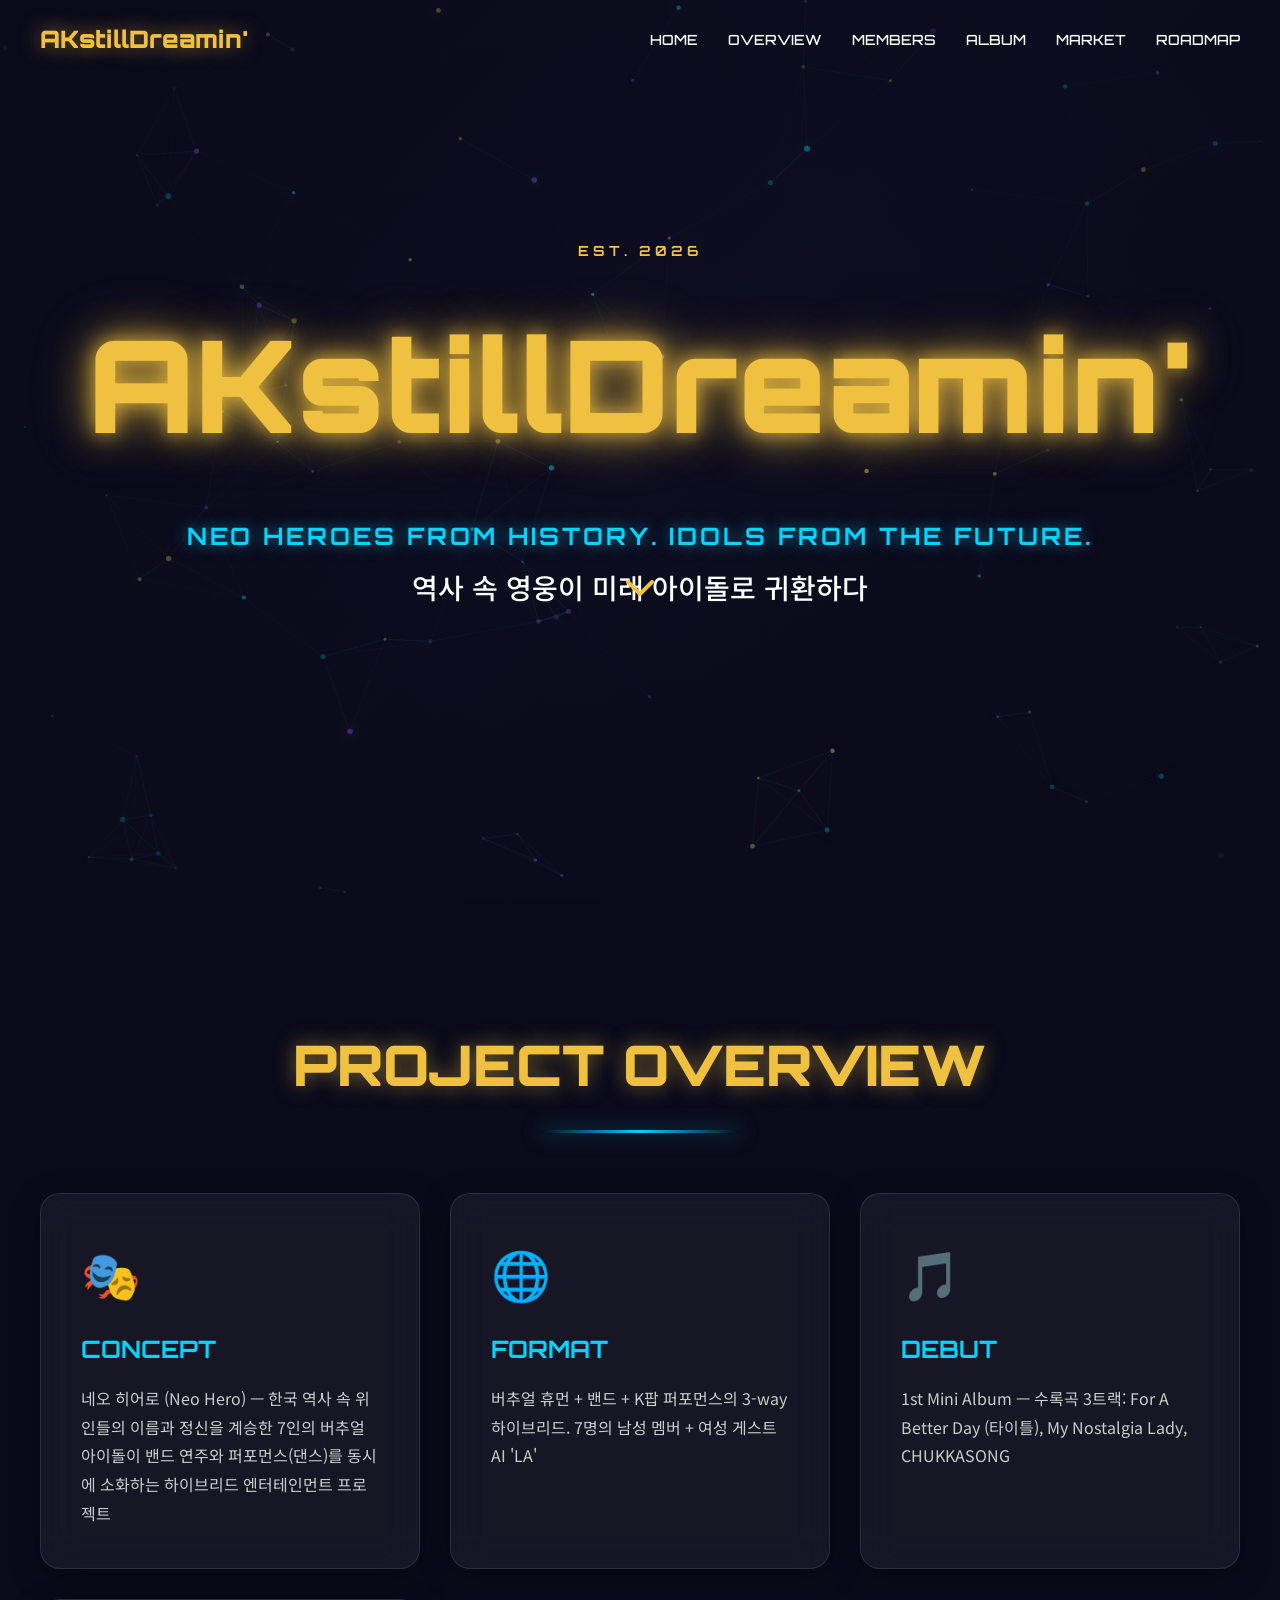
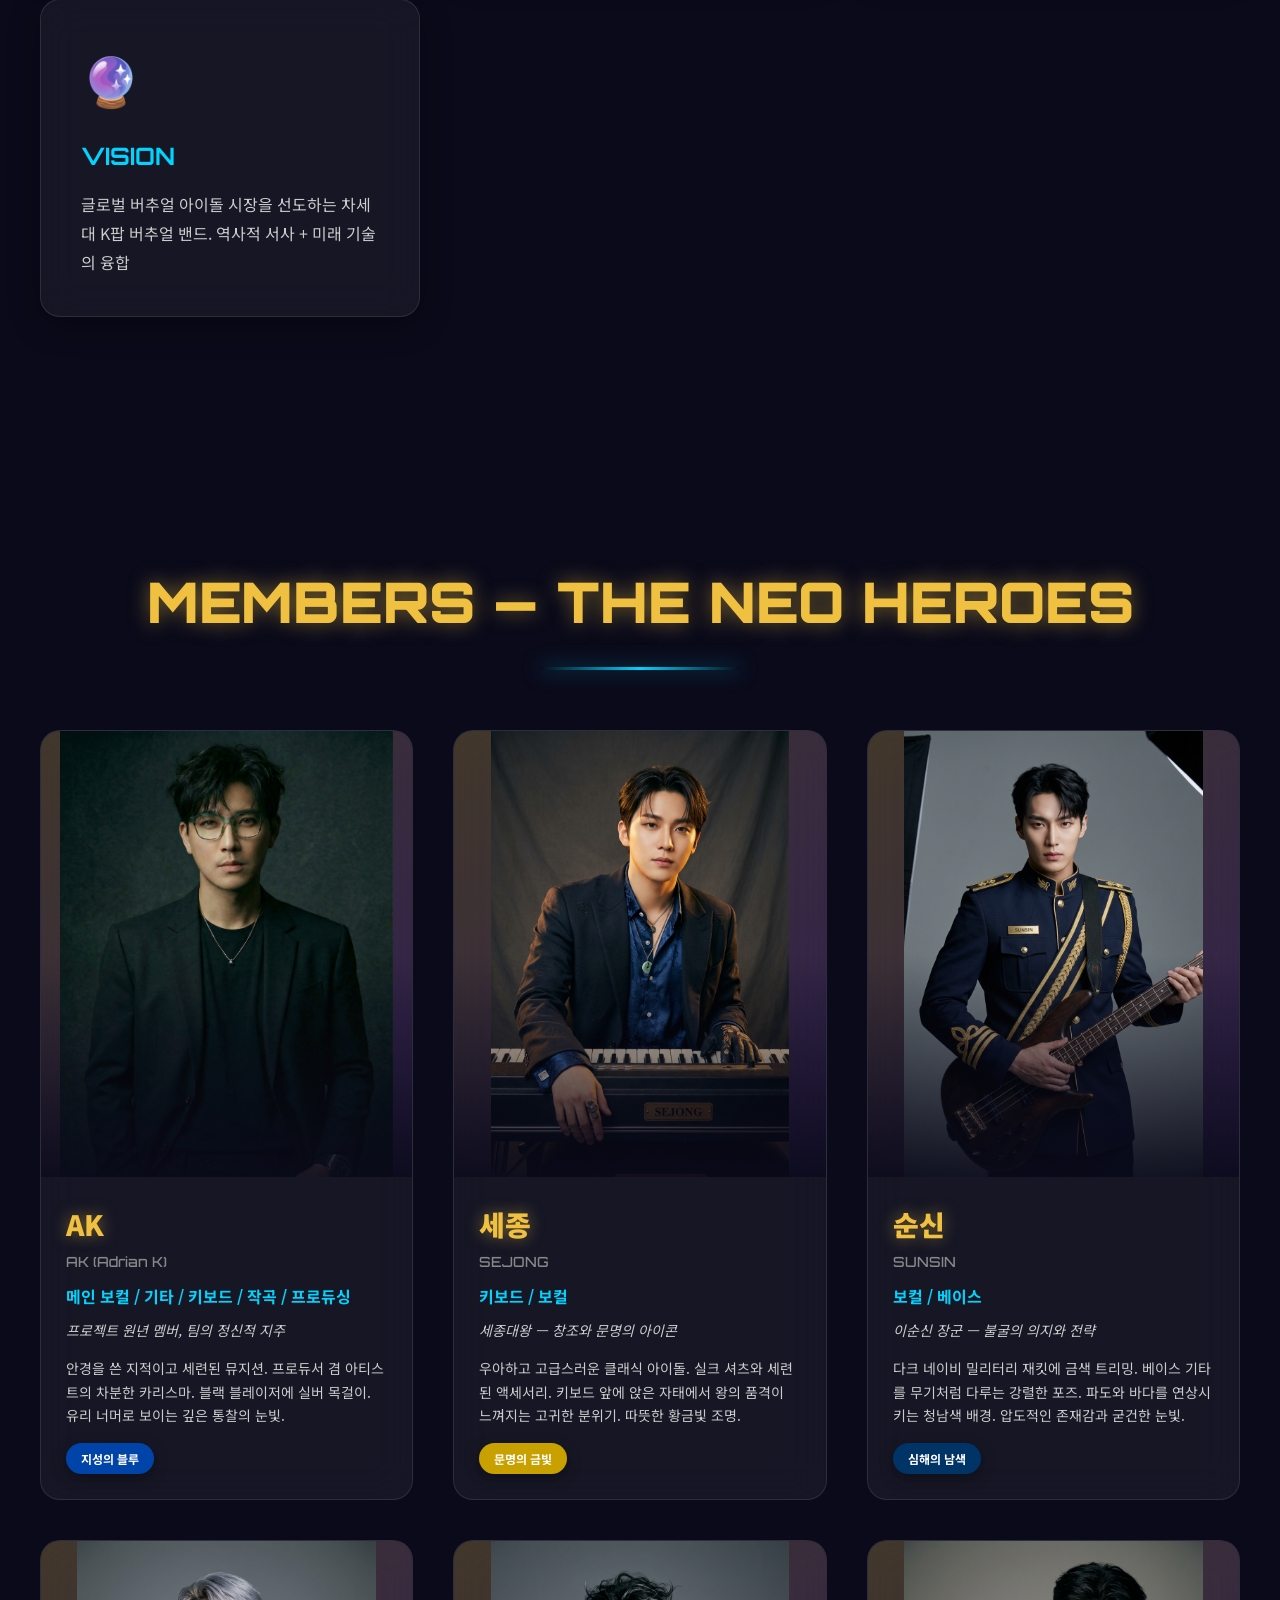
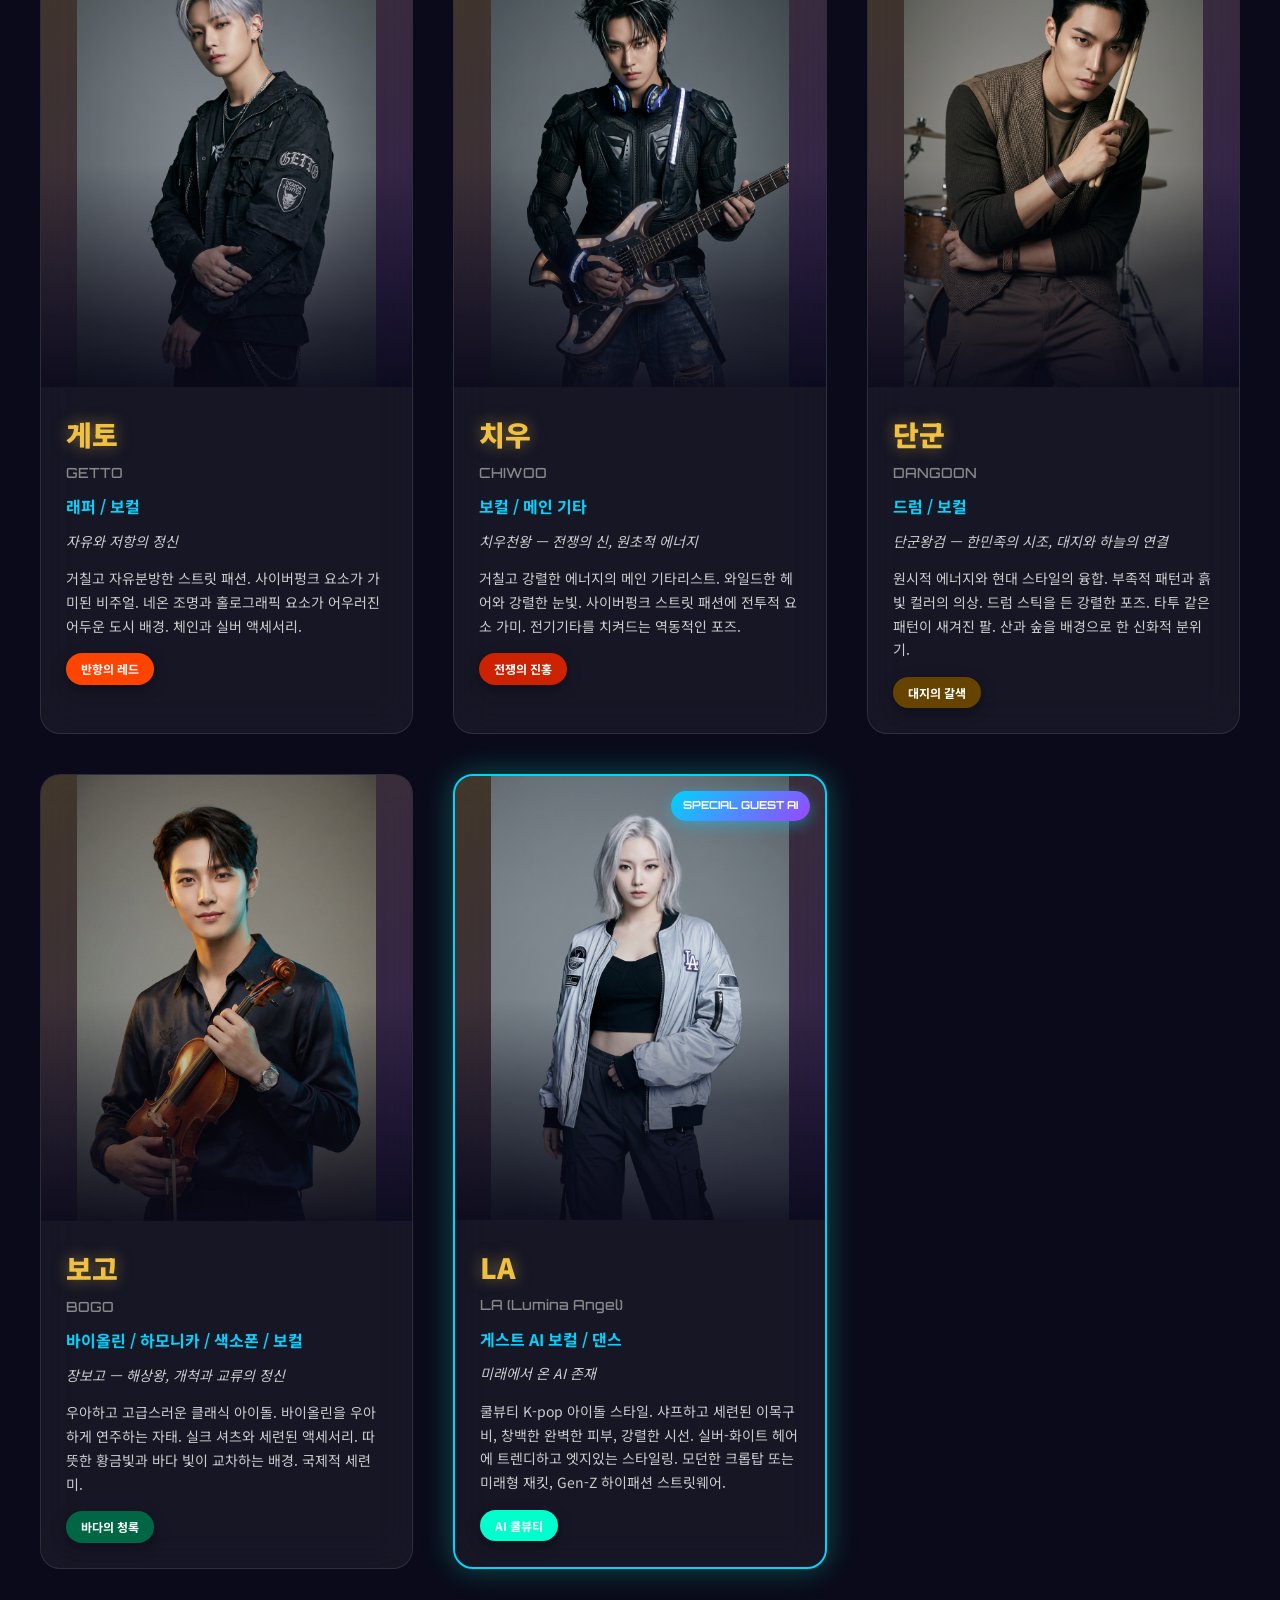
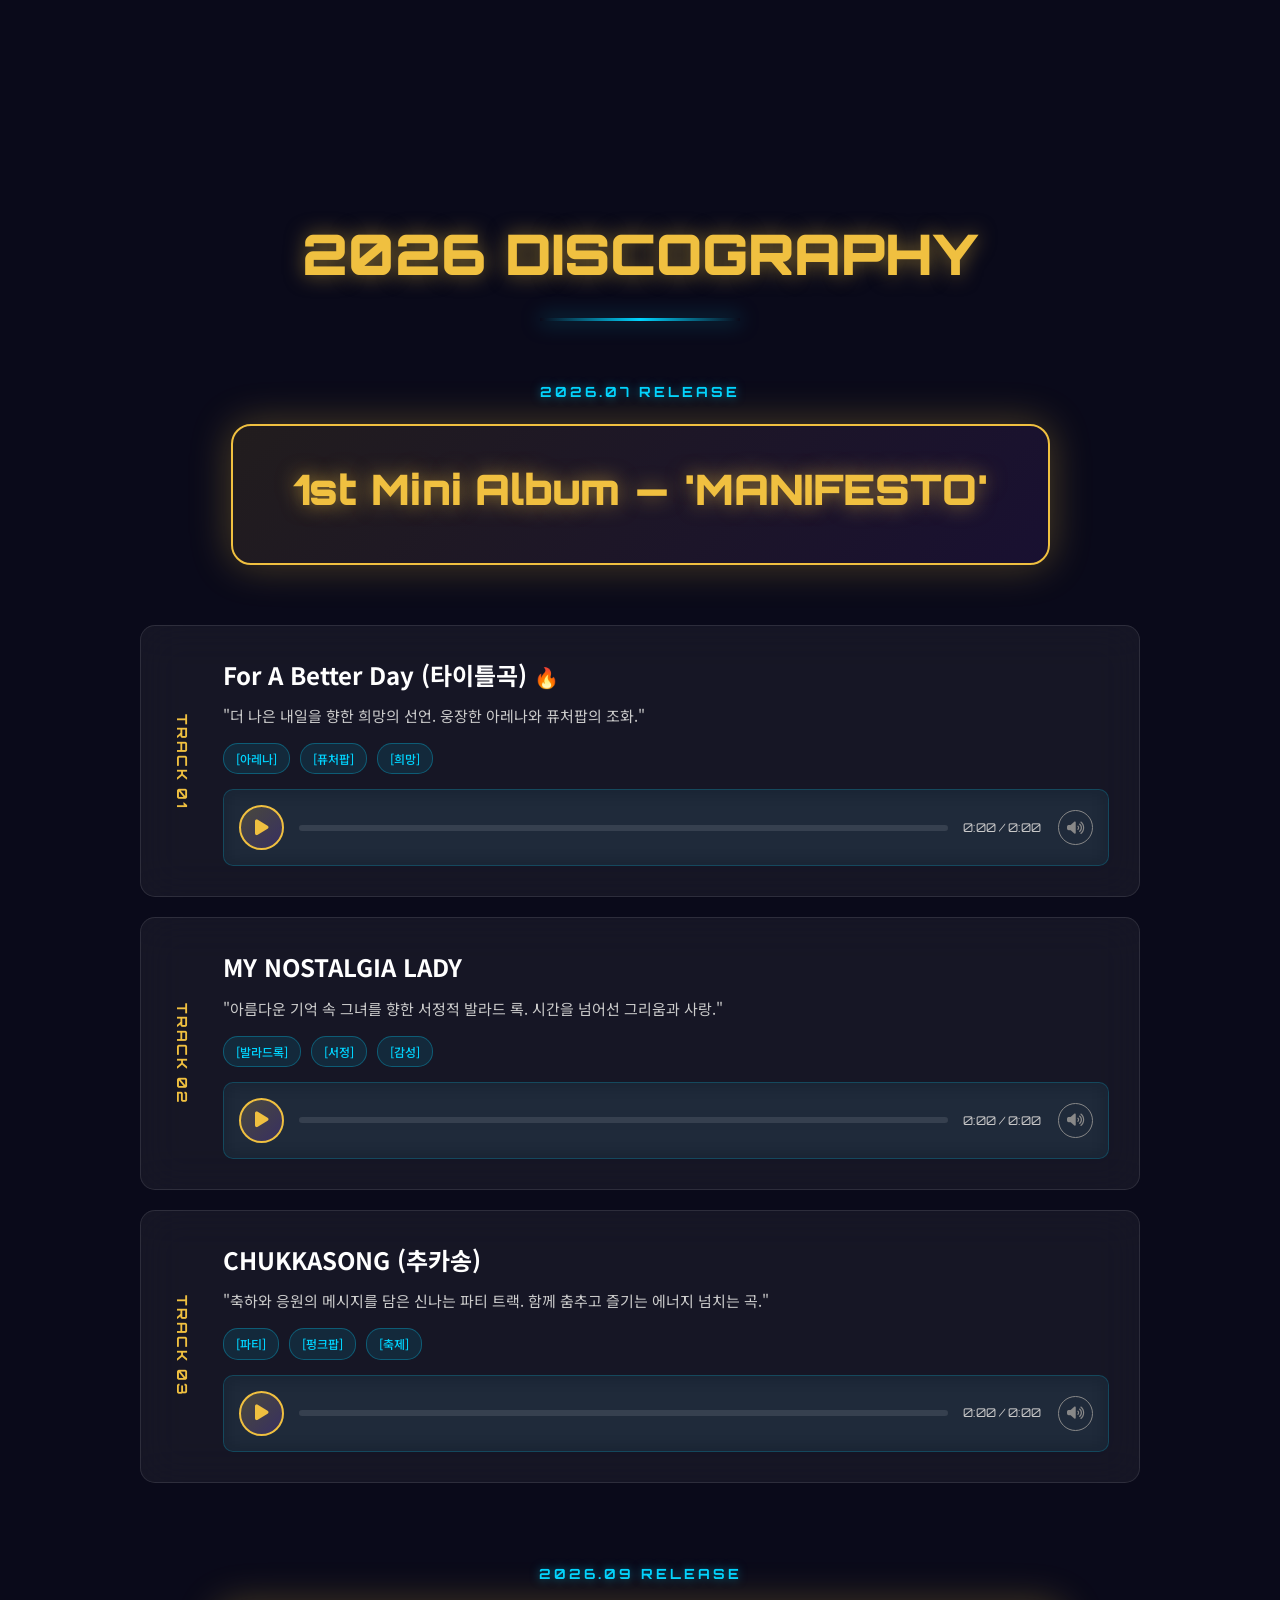
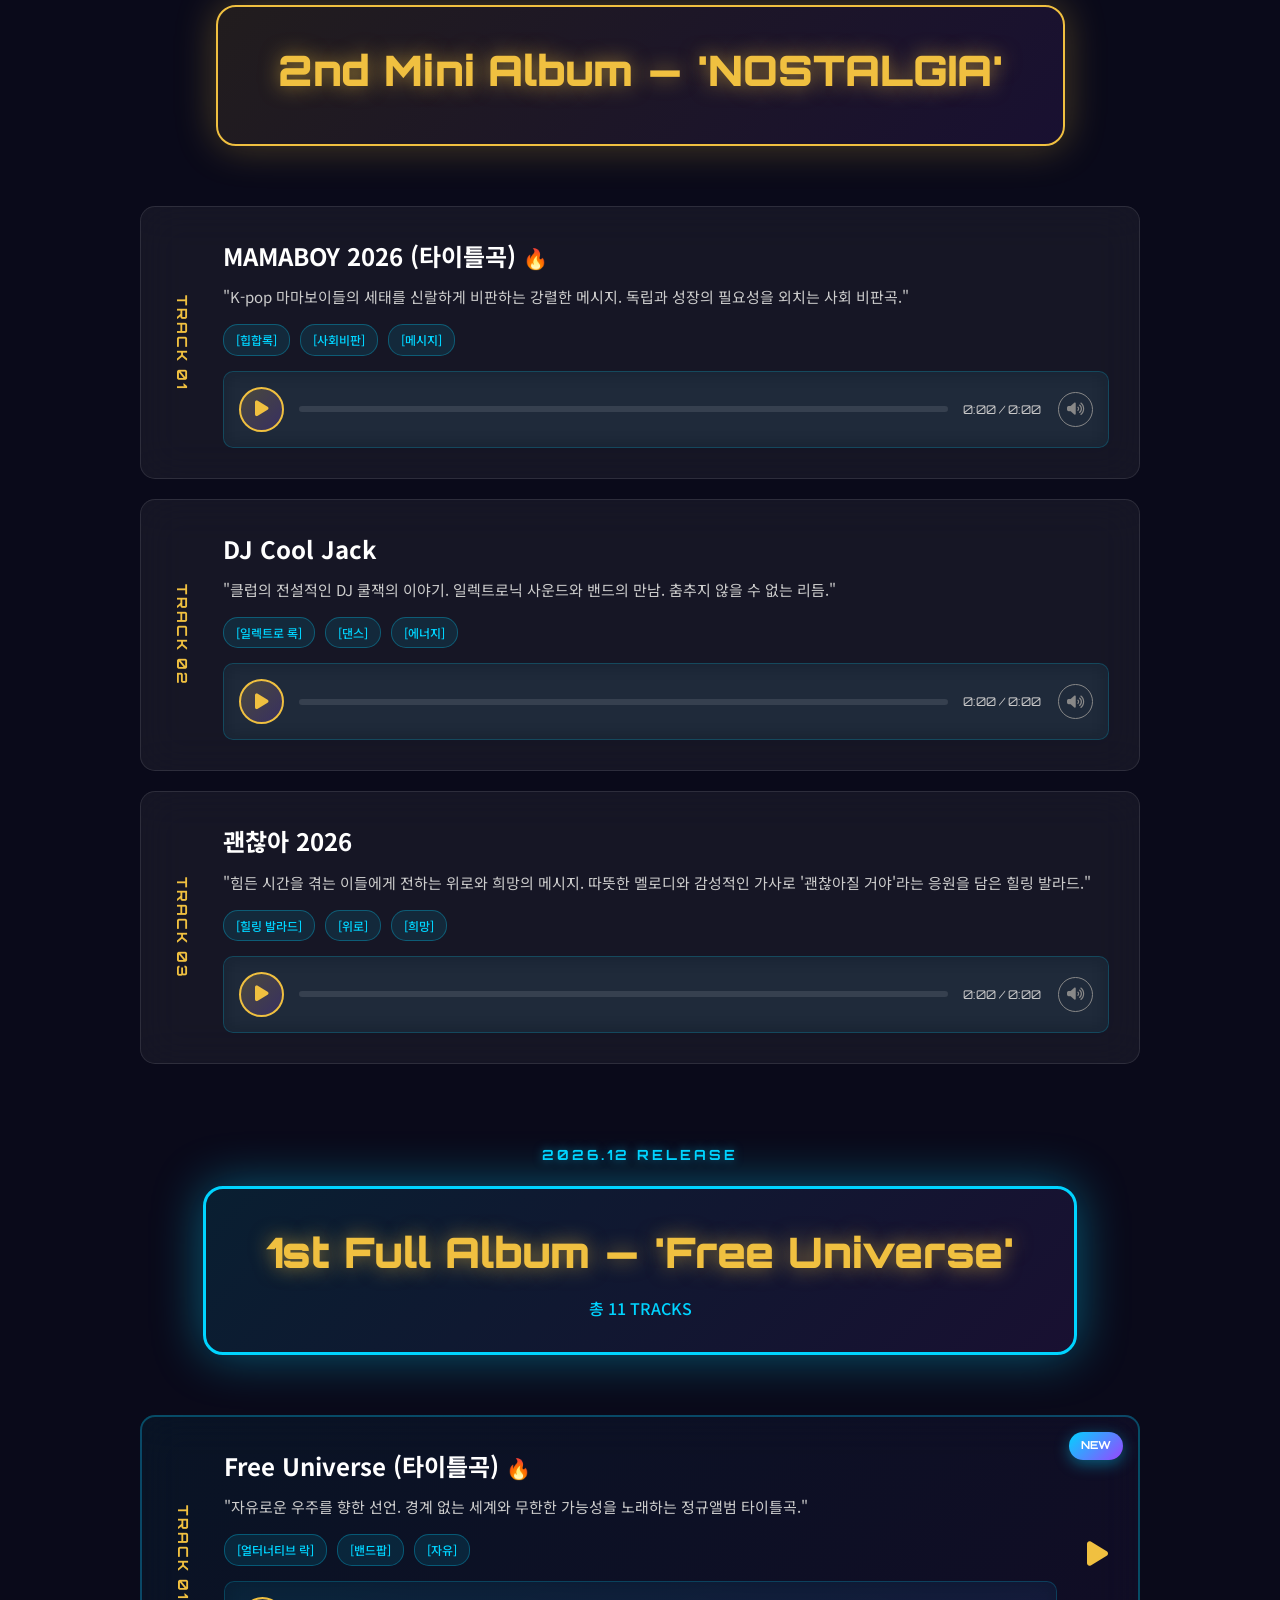
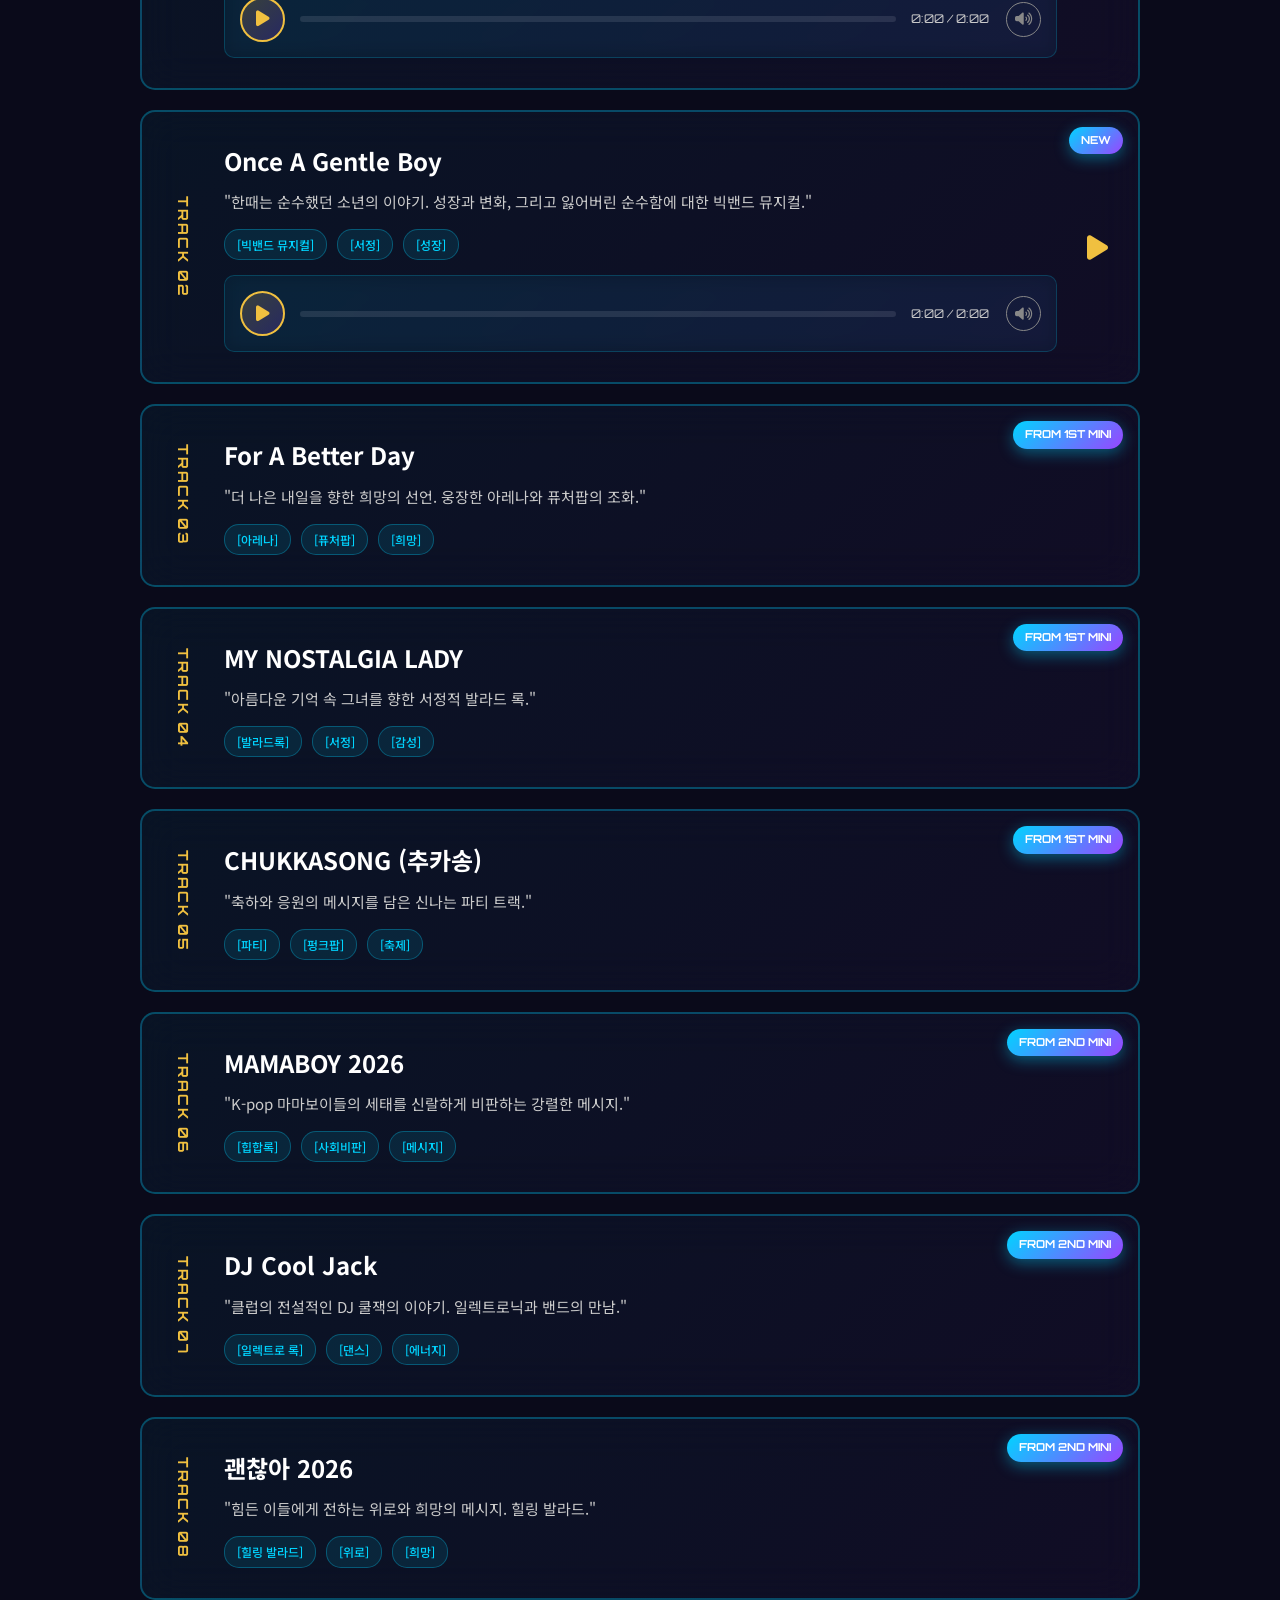
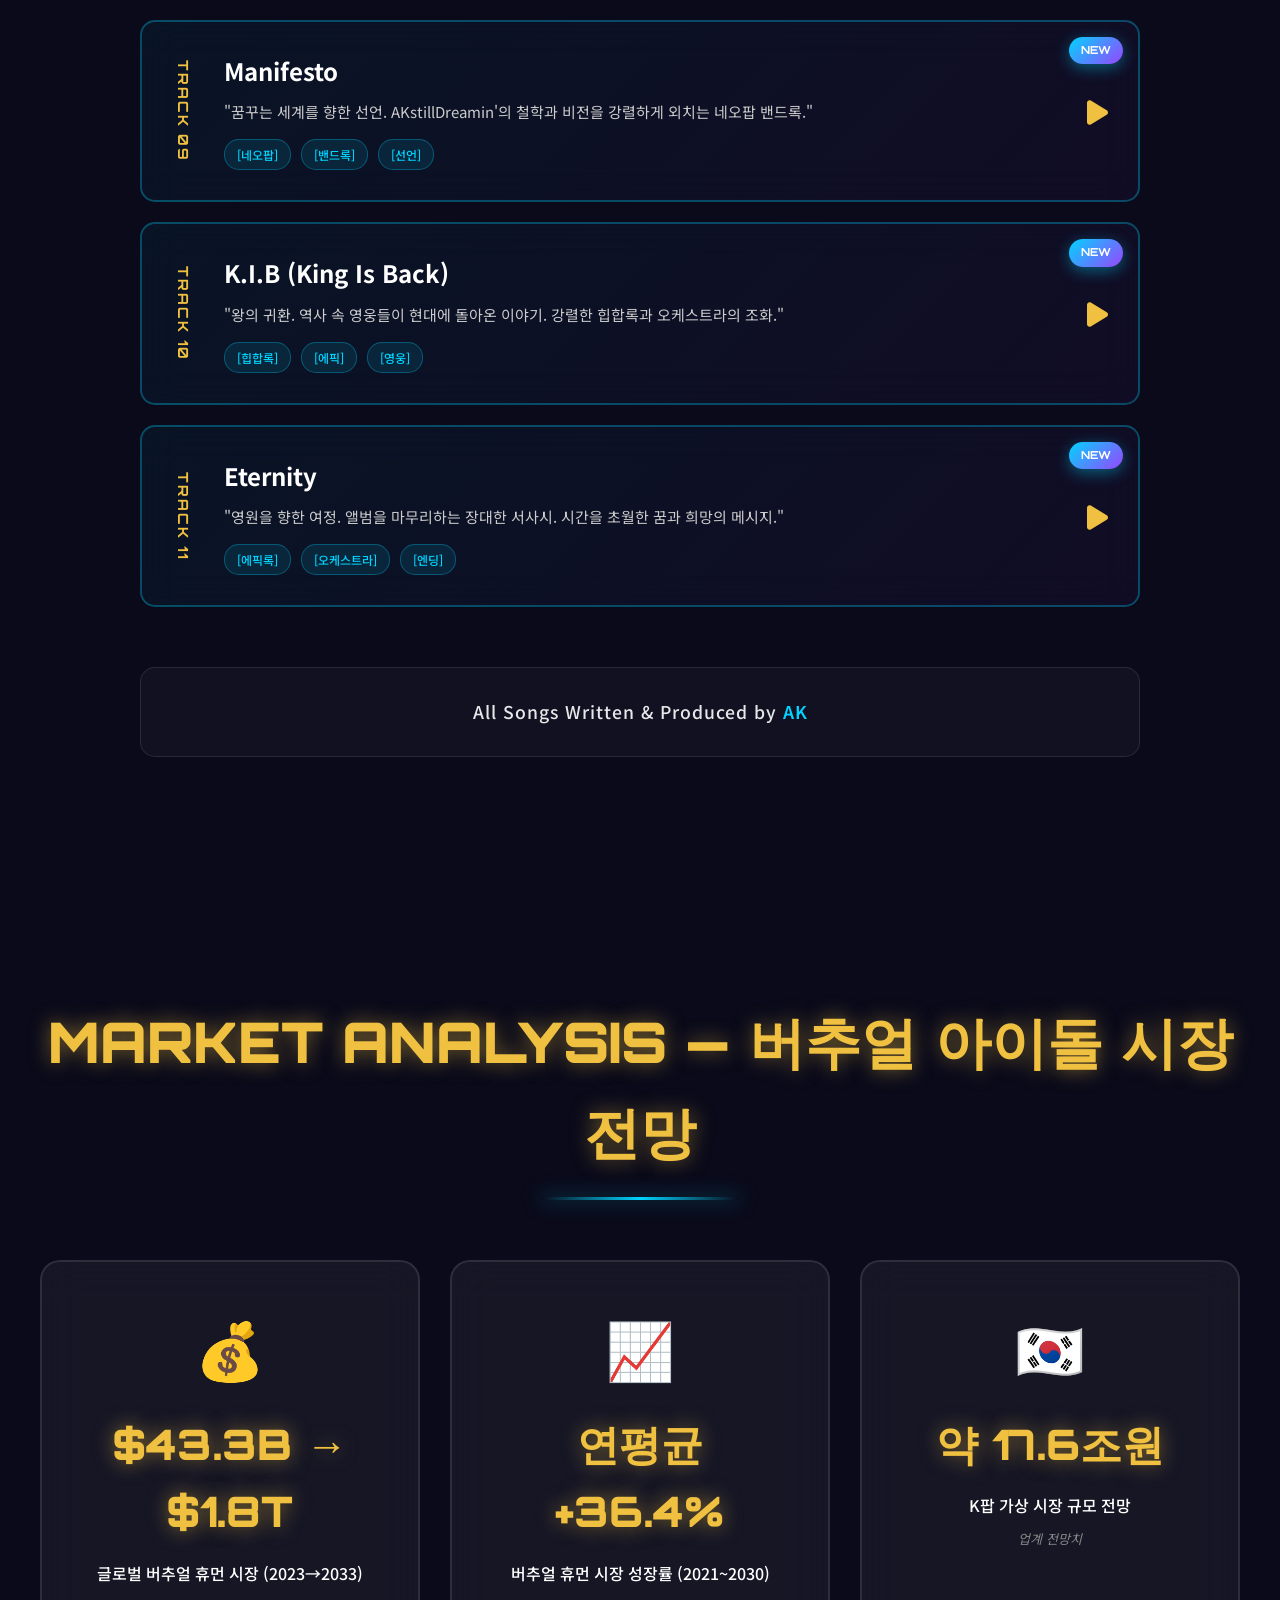
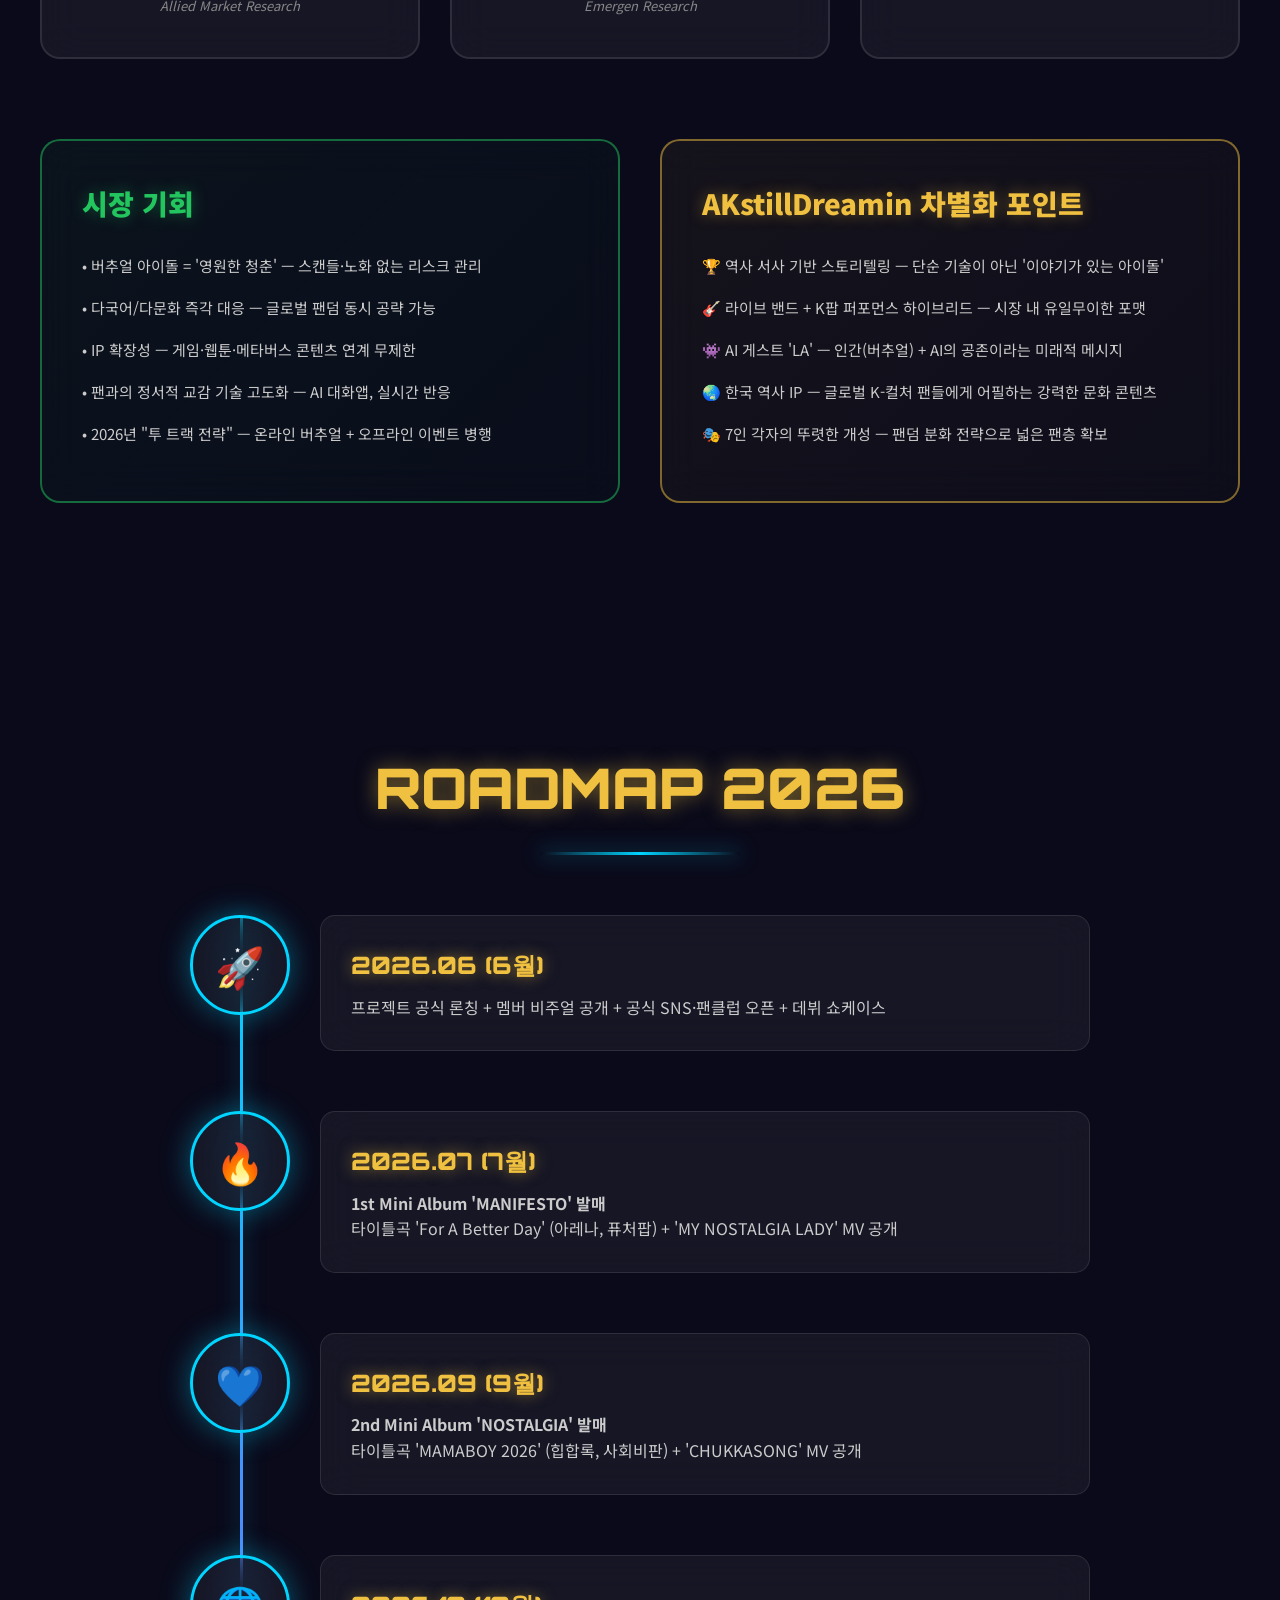
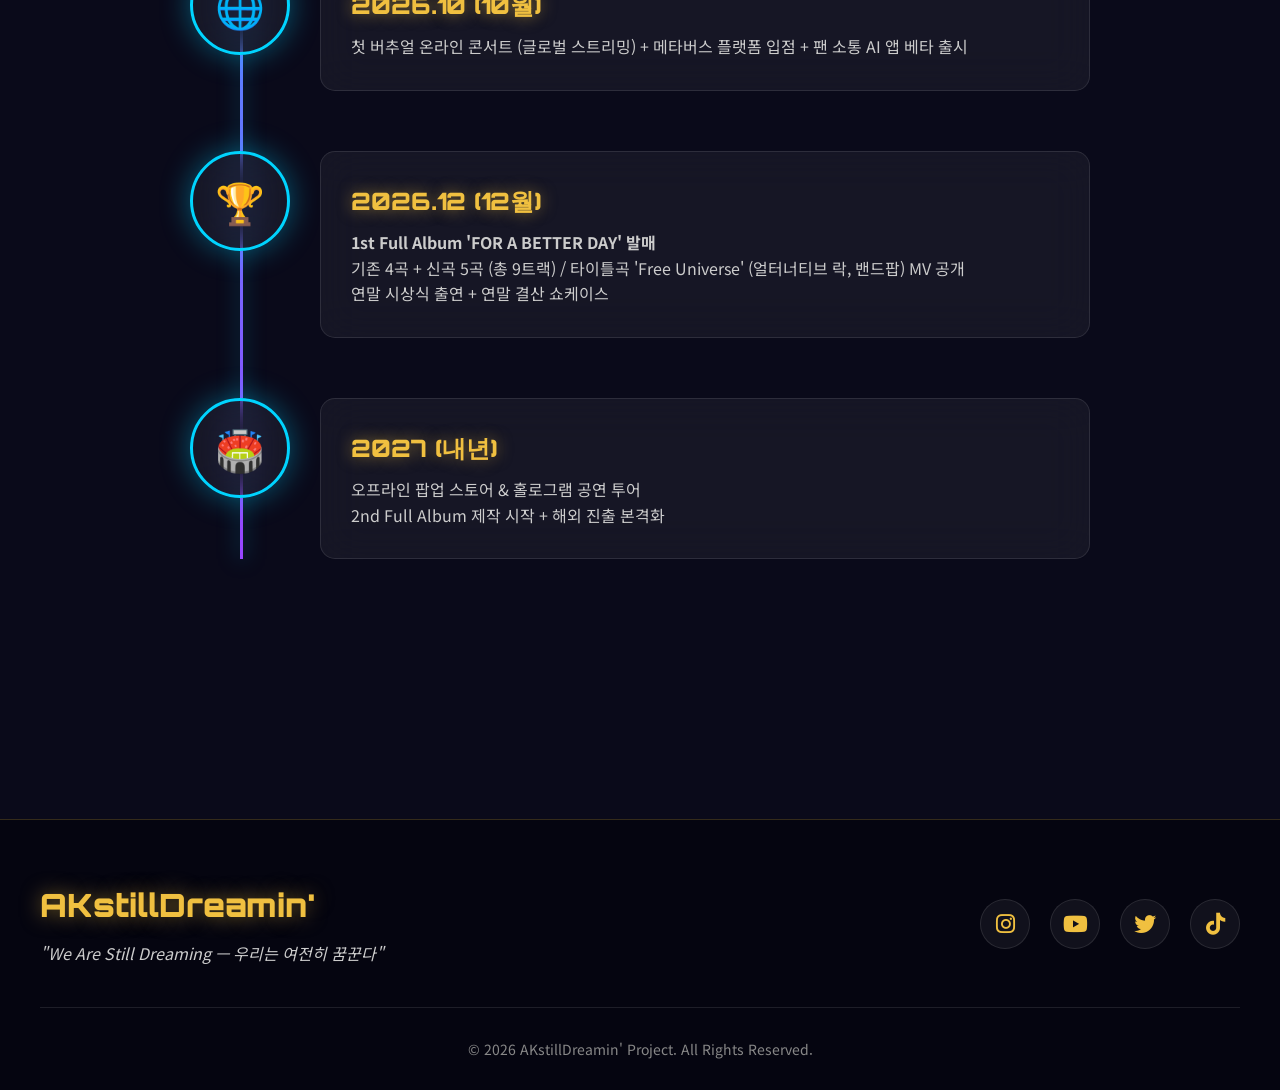
<file: index.html>
<!DOCTYPE html>
<html lang="ko">
<head>
    <meta charset="UTF-8">
    <meta name="viewport" content="width=device-width, initial-scale=1.0">
    <title>AKstillDreamin' — Neo Heroes Virtual Idol Band</title>
    <meta name="description" content="역사 속 영웅이 미래 아이돌로 귀환하다. AKstillDreamin' 버추얼 휴먼 아이돌 밴드 공식 기획서">
    
    <!-- Google Fonts -->
    <link rel="preconnect" href="https://fonts.googleapis.com">
    <link rel="preconnect" href="https://fonts.gstatic.com" crossorigin>
    <link href="https://fonts.googleapis.com/css2?family=Orbitron:wght@400;500;700;900&family=Noto+Sans+KR:wght@300;400;500;700;900&display=swap" rel="stylesheet">
    
    <!-- Font Awesome -->
    <link rel="stylesheet" href="https://cdn.jsdelivr.net/npm/@fortawesome/fontawesome-free@6.4.0/css/all.min.css">
    
    <!-- Styles -->
    <link rel="stylesheet" href="styles.css">
</head>
<body>
    <!-- Navigation -->
    <nav class="navbar" id="navbar">
        <div class="nav-container">
            <div class="nav-logo">
                <span class="logo-text">AKstillDreamin'</span>
            </div>
            <ul class="nav-menu">
                <li><a href="#hero">HOME</a></li>
                <li><a href="#overview">OVERVIEW</a></li>
                <li><a href="#members">MEMBERS</a></li>
                <li><a href="#album">ALBUM</a></li>
                <li><a href="#market">MARKET</a></li>
                <li><a href="#roadmap">ROADMAP</a></li>
            </ul>
            <div class="nav-toggle" id="navToggle">
                <span></span>
                <span></span>
                <span></span>
            </div>
        </div>
    </nav>

    <!-- Hero Section -->
    <section class="hero" id="hero">
        <canvas id="particles"></canvas>
        <div class="hero-overlay"></div>
        <div class="hero-content">
            <div class="hero-badge">EST. 2026</div>
            <h1 class="hero-title">
                <span class="title-line">AKstillDreamin'</span>
            </h1>
            <p class="hero-subtitle-en">NEO HEROES FROM HISTORY. IDOLS FROM THE FUTURE.</p>
            <p class="hero-subtitle-kr">역사 속 영웅이 미래 아이돌로 귀환하다</p>
            <div class="scroll-indicator">
                <i class="fas fa-chevron-down"></i>
            </div>
        </div>
    </section>

    <!-- Project Overview Section -->
    <section class="section overview-section" id="overview">
        <div class="container">
            <h2 class="section-title">PROJECT OVERVIEW</h2>
            <div class="section-divider"></div>
            
            <div class="overview-grid">
                <div class="glass-card" data-aos="fade-up">
                    <div class="card-icon">🎭</div>
                    <h3 class="card-title">CONCEPT</h3>
                    <p class="card-content">네오 히어로 (Neo Hero) — 한국 역사 속 위인들의 이름과 정신을 계승한 7인의 버추얼 아이돌이 밴드 연주와 퍼포먼스(댄스)를 동시에 소화하는 하이브리드 엔터테인먼트 프로젝트</p>
                </div>

                <div class="glass-card" data-aos="fade-up" data-aos-delay="100">
                    <div class="card-icon">🌐</div>
                    <h3 class="card-title">FORMAT</h3>
                    <p class="card-content">버추얼 휴먼 + 밴드 + K팝 퍼포먼스의 3-way 하이브리드. 7명의 남성 멤버 + 여성 게스트 AI 'LA'</p>
                </div>

                <div class="glass-card" data-aos="fade-up" data-aos-delay="200">
                    <div class="card-icon">🎵</div>
                    <h3 class="card-title">DEBUT</h3>
                    <p class="card-content">1st Mini Album — 수록곡 3트랙: For A Better Day (타이틀), My Nostalgia Lady, CHUKKASONG</p>
                </div>

                <div class="glass-card" data-aos="fade-up" data-aos-delay="300">
                    <div class="card-icon">🔮</div>
                    <h3 class="card-title">VISION</h3>
                    <p class="card-content">글로벌 버추얼 아이돌 시장을 선도하는 차세대 K팝 버추얼 밴드. 역사적 서사 + 미래 기술의 융합</p>
                </div>
            </div>
        </div>
    </section>

    <!-- Members Section -->
    <section class="section members-section" id="members">
        <div class="container">
            <h2 class="section-title">MEMBERS — THE NEO HEROES</h2>
            <div class="section-divider"></div>
            
            <div class="members-grid">
                <!-- AK -->
                <div class="member-card" data-aos="fade-up" data-color="#0044aa">
                    <div class="member-image-wrapper">
                        <img src="images/members/ak-final.jpg?v=9" alt="AK" class="member-image">
                        <div class="member-glow"></div>
                    </div>
                    <div class="member-info">
                        <h3 class="member-name">AK</h3>
                        <p class="member-name-en">AK (Adrian K)</p>
                        <p class="member-role">메인 보컬 / 기타 / 키보드 / 작곡 / 프로듀싱</p>
                        <p class="member-motif">프로젝트 원년 멤버, 팀의 정신적 지주</p>
                        <p class="member-concept">안경을 쓴 지적이고 세련된 뮤지션. 프로듀서 겸 아티스트의 차분한 카리스마. 블랙 블레이저에 실버 목걸이. 유리 너머로 보이는 깊은 통찰의 눈빛.</p>
                        <div class="member-color-tag" style="background: #0044aa;">지성의 블루</div>
                    </div>
                </div>

                <!-- 세종 -->
                <div class="member-card" data-aos="fade-up" data-aos-delay="100" data-color="#c8a000">
                    <div class="member-image-wrapper">
                        <img src="images/members/sejong.jpg" alt="세종" class="member-image">
                        <div class="member-glow"></div>
                    </div>
                    <div class="member-info">
                        <h3 class="member-name">세종</h3>
                        <p class="member-name-en">SEJONG</p>
                        <p class="member-role">키보드 / 보컬</p>
                        <p class="member-motif">세종대왕 — 창조와 문명의 아이콘</p>
                        <p class="member-concept">우아하고 고급스러운 클래식 아이돌. 실크 셔츠와 세련된 액세서리. 키보드 앞에 앉은 자태에서 왕의 품격이 느껴지는 고귀한 분위기. 따뜻한 황금빛 조명.</p>
                        <div class="member-color-tag" style="background: #c8a000;">문명의 금빛</div>
                    </div>
                </div>

                <!-- 순신 -->
                <div class="member-card" data-aos="fade-up" data-aos-delay="200" data-color="#003366">
                    <div class="member-image-wrapper">
                        <img src="images/members/sunsin.jpg" alt="순신" class="member-image">
                        <div class="member-glow"></div>
                    </div>
                    <div class="member-info">
                        <h3 class="member-name">순신</h3>
                        <p class="member-name-en">SUNSIN</p>
                        <p class="member-role">보컬 / 베이스</p>
                        <p class="member-motif">이순신 장군 — 불굴의 의지와 전략</p>
                        <p class="member-concept">다크 네이비 밀리터리 재킷에 금색 트리밍. 베이스 기타를 무기처럼 다루는 강렬한 포즈. 파도와 바다를 연상시키는 청남색 배경. 압도적인 존재감과 굳건한 눈빛.</p>
                        <div class="member-color-tag" style="background: #003366;">심해의 남색</div>
                    </div>
                </div>

                <!-- Getto -->
                <div class="member-card" data-aos="fade-up" data-aos-delay="300" data-color="#ff4400">
                    <div class="member-image-wrapper">
                        <img src="images/members/getto.jpg" alt="게토" class="member-image">
                        <div class="member-glow"></div>
                    </div>
                    <div class="member-info">
                        <h3 class="member-name">게토</h3>
                        <p class="member-name-en">GETTO</p>
                        <p class="member-role">래퍼 / 보컬</p>
                        <p class="member-motif">자유와 저항의 정신</p>
                        <p class="member-concept">거칠고 자유분방한 스트릿 패션. 사이버펑크 요소가 가미된 비주얼. 네온 조명과 홀로그래픽 요소가 어우러진 어두운 도시 배경. 체인과 실버 액세서리.</p>
                        <div class="member-color-tag" style="background: #ff4400;">반항의 레드</div>
                    </div>
                </div>

                <!-- 치우 -->
                <div class="member-card" data-aos="fade-up" data-aos-delay="400" data-color="#cc2200">
                    <div class="member-image-wrapper">
                        <img src="images/members/chiwoo.jpg" alt="치우" class="member-image">
                        <div class="member-glow"></div>
                    </div>
                    <div class="member-info">
                        <h3 class="member-name">치우</h3>
                        <p class="member-name-en">CHIWOO</p>
                        <p class="member-role">보컬 / 메인 기타</p>
                        <p class="member-motif">치우천왕 — 전쟁의 신, 원초적 에너지</p>
                        <p class="member-concept">거칠고 강렬한 에너지의 메인 기타리스트. 와일드한 헤어와 강렬한 눈빛. 사이버펑크 스트릿 패션에 전투적 요소 가미. 전기기타를 치켜드는 역동적인 포즈.</p>
                        <div class="member-color-tag" style="background: #cc2200;">전쟁의 진홍</div>
                    </div>
                </div>

                <!-- 단군 -->
                <div class="member-card" data-aos="fade-up" data-aos-delay="500" data-color="#664400">
                    <div class="member-image-wrapper">
                        <img src="images/members/dangoon.jpg?v=2" alt="단군" class="member-image">
                        <div class="member-glow"></div>
                    </div>
                    <div class="member-info">
                        <h3 class="member-name">단군</h3>
                        <p class="member-name-en">DANGOON</p>
                        <p class="member-role">드럼 / 보컬</p>
                        <p class="member-motif">단군왕검 — 한민족의 시조, 대지와 하늘의 연결</p>
                        <p class="member-concept">원시적 에너지와 현대 스타일의 융합. 부족적 패턴과 흙빛 컬러의 의상. 드럼 스틱을 든 강렬한 포즈. 타투 같은 패턴이 새겨진 팔. 산과 숲을 배경으로 한 신화적 분위기.</p>
                        <div class="member-color-tag" style="background: #664400;">대지의 갈색</div>
                    </div>
                </div>

                <!-- 보고 -->
                <div class="member-card" data-aos="fade-up" data-aos-delay="600" data-color="#006644">
                    <div class="member-image-wrapper">
                        <img src="images/members/bogo.jpg?v=2" alt="보고" class="member-image">
                        <div class="member-glow"></div>
                    </div>
                    <div class="member-info">
                        <h3 class="member-name">보고</h3>
                        <p class="member-name-en">BOGO</p>
                        <p class="member-role">바이올린 / 하모니카 / 색소폰 / 보컬</p>
                        <p class="member-motif">장보고 — 해상왕, 개척과 교류의 정신</p>
                        <p class="member-concept">우아하고 고급스러운 클래식 아이돌. 바이올린을 우아하게 연주하는 자태. 실크 셔츠와 세련된 액세서리. 따뜻한 황금빛과 바다 빛이 교차하는 배경. 국제적 세련미.</p>
                        <div class="member-color-tag" style="background: #006644;">바다의 청록</div>
                    </div>
                </div>

                <!-- LA -->
                <div class="member-card special-guest" data-aos="fade-up" data-aos-delay="700" data-color="#00ffcc">
                    <div class="special-badge">SPECIAL GUEST AI</div>
                    <div class="member-image-wrapper">
                        <img src="images/members/la.jpg?v=2" alt="LA" class="member-image">
                        <div class="member-glow"></div>
                    </div>
                    <div class="member-info">
                        <h3 class="member-name">LA</h3>
                        <p class="member-name-en">LA (Lumina Angel)</p>
                        <p class="member-role">게스트 AI 보컬 / 댄스</p>
                        <p class="member-motif">미래에서 온 AI 존재</p>
                        <p class="member-concept">쿨뷰티 K-pop 아이돌 스타일. 샤프하고 세련된 이목구비, 창백한 완벽한 피부, 강렬한 시선. 실버-화이트 헤어에 트렌디하고 엣지있는 스타일링. 모던한 크롭탑 또는 미래형 재킷, Gen-Z 하이패션 스트릿웨어.</p>
                        <div class="member-color-tag" style="background: #00ffcc;">AI 쿨뷰티</div>
                    </div>
                </div>
            </div>
        </div>
    </section>

    <!-- Album Section -->
    <section class="section album-section" id="album">
        <div class="container">
            <h2 class="section-title">2026 DISCOGRAPHY</h2>
            <div class="section-divider"></div>
            
            <!-- 1st Mini Album - July -->
            <div class="album-header" data-aos="zoom-in">
                <div class="album-release-date">2026.07 RELEASE</div>
                <div class="album-title-box">
                    <h3 class="album-title">1st Mini Album — 'MANIFESTO'</h3>
                </div>
            </div>

            <div class="tracklist">
                <div class="track-item" data-aos="fade-right">
                    <div class="track-number">TRACK 01</div>
                    <div class="track-info">
                        <h4 class="track-title">For A Better Day (타이틀곡) <span class="track-fire">🔥</span></h4>
                        <p class="track-description">"더 나은 내일을 향한 희망의 선언. 웅장한 아레나와 퓨처팝의 조화."</p>
                        <div class="track-tags">
                            <span class="track-tag">[아레나]</span>
                            <span class="track-tag">[퓨처팝]</span>
                            <span class="track-tag">[희망]</span>
                        </div>
                        <div class="audio-player">
                            <audio id="audio-1" src="music/for-a-better-day.mp3"></audio>
                            <button class="play-btn" data-audio="audio-1">
                                <i class="fas fa-play"></i>
                            </button>
                            <div class="progress-container">
                                <div class="progress-bar" id="progress-1"></div>
                            </div>
                            <span class="time-display" id="time-1">0:00 / 0:00</span>
                            <button class="volume-btn">
                                <i class="fas fa-volume-up"></i>
                            </button>
                        </div>
                    </div>
                </div>

                <div class="track-item" data-aos="fade-right" data-aos-delay="100">
                    <div class="track-number">TRACK 02</div>
                    <div class="track-info">
                        <h4 class="track-title">MY NOSTALGIA LADY</h4>
                        <p class="track-description">"아름다운 기억 속 그녀를 향한 서정적 발라드 록. 시간을 넘어선 그리움과 사랑."</p>
                        <div class="track-tags">
                            <span class="track-tag">[발라드록]</span>
                            <span class="track-tag">[서정]</span>
                            <span class="track-tag">[감성]</span>
                        </div>
                        <div class="audio-player">
                            <audio id="audio-2" src="music/my-nostalgia-lady.mp3"></audio>
                            <button class="play-btn" data-audio="audio-2">
                                <i class="fas fa-play"></i>
                            </button>
                            <div class="progress-container">
                                <div class="progress-bar" id="progress-2"></div>
                            </div>
                            <span class="time-display" id="time-2">0:00 / 0:00</span>
                            <button class="volume-btn">
                                <i class="fas fa-volume-up"></i>
                            </button>
                        </div>
                    </div>
                </div>

                <div class="track-item" data-aos="fade-right" data-aos-delay="200">
                    <div class="track-number">TRACK 03</div>
                    <div class="track-info">
                        <h4 class="track-title">CHUKKASONG (추카송)</h4>
                        <p class="track-description">"축하와 응원의 메시지를 담은 신나는 파티 트랙. 함께 춤추고 즐기는 에너지 넘치는 곡."</p>
                        <div class="track-tags">
                            <span class="track-tag">[파티]</span>
                            <span class="track-tag">[펑크팝]</span>
                            <span class="track-tag">[축제]</span>
                        </div>
                        <div class="audio-player">
                            <audio id="audio-3" src="music/chukka-song.mp3"></audio>
                            <button class="play-btn" data-audio="audio-3">
                                <i class="fas fa-play"></i>
                            </button>
                            <div class="progress-container">
                                <div class="progress-bar" id="progress-3"></div>
                            </div>
                            <span class="time-display" id="time-3">0:00 / 0:00</span>
                            <button class="volume-btn">
                                <i class="fas fa-volume-up"></i>
                            </button>
                        </div>
                    </div>
                </div>
            </div>

            <!-- 2nd Mini Album - September -->
            <div class="album-header" data-aos="zoom-in" style="margin-top: 80px;">
                <div class="album-release-date">2026.09 RELEASE</div>
                <div class="album-title-box">
                    <h3 class="album-title">2nd Mini Album — 'NOSTALGIA'</h3>
                </div>
            </div>

            <div class="tracklist">
                <div class="track-item" data-aos="fade-right">
                    <div class="track-number">TRACK 01</div>
                    <div class="track-info">
                        <h4 class="track-title">MAMABOY 2026 (타이틀곡) <span class="track-fire">🔥</span></h4>
                        <p class="track-description">"K-pop 마마보이들의 세태를 신랄하게 비판하는 강렬한 메시지. 독립과 성장의 필요성을 외치는 사회 비판곡."</p>
                        <div class="track-tags">
                            <span class="track-tag">[힙합록]</span>
                            <span class="track-tag">[사회비판]</span>
                            <span class="track-tag">[메시지]</span>
                        </div>
                        <div class="audio-player">
                            <audio id="audio-10" src="music/mamaboy2026.mp3"></audio>
                            <button class="play-btn" data-audio="audio-10">
                                <i class="fas fa-play"></i>
                            </button>
                            <div class="progress-container">
                                <div class="progress-bar" id="progress-10"></div>
                            </div>
                            <span class="time-display" id="time-10">0:00 / 0:00</span>
                            <button class="volume-btn">
                                <i class="fas fa-volume-up"></i>
                            </button>
                        </div>
                    </div>
                </div>

                <div class="track-item" data-aos="fade-right" data-aos-delay="100">
                    <div class="track-number">TRACK 02</div>
                    <div class="track-info">
                        <h4 class="track-title">DJ Cool Jack</h4>
                        <p class="track-description">"클럽의 전설적인 DJ 쿨잭의 이야기. 일렉트로닉 사운드와 밴드의 만남. 춤추지 않을 수 없는 리듬."</p>
                        <div class="track-tags">
                            <span class="track-tag">[일렉트로 록]</span>
                            <span class="track-tag">[댄스]</span>
                            <span class="track-tag">[에너지]</span>
                        </div>
                        <div class="audio-player">
                            <audio id="audio-11" src="music/dj-cool-jack.mp3"></audio>
                            <button class="play-btn" data-audio="audio-11">
                                <i class="fas fa-play"></i>
                            </button>
                            <div class="progress-container">
                                <div class="progress-bar" id="progress-11"></div>
                            </div>
                            <span class="time-display" id="time-11">0:00 / 0:00</span>
                            <button class="volume-btn">
                                <i class="fas fa-volume-up"></i>
                            </button>
                        </div>
                    </div>
                </div>

                <div class="track-item" data-aos="fade-right" data-aos-delay="200">
                    <div class="track-number">TRACK 03</div>
                    <div class="track-info">
                        <h4 class="track-title">괜찮아 2026</h4>
                        <p class="track-description">"힘든 시간을 겪는 이들에게 전하는 위로와 희망의 메시지. 따뜻한 멜로디와 감성적인 가사로 '괜찮아질 거야'라는 응원을 담은 힐링 발라드."</p>
                        <div class="track-tags">
                            <span class="track-tag">[힐링 발라드]</span>
                            <span class="track-tag">[위로]</span>
                            <span class="track-tag">[희망]</span>
                        </div>
                        <div class="audio-player">
                            <audio id="audio-12" src="music/gwaenchana-2026.mp3"></audio>
                            <button class="play-btn" data-audio="audio-12">
                                <i class="fas fa-play"></i>
                            </button>
                            <div class="progress-container">
                                <div class="progress-bar" id="progress-12"></div>
                            </div>
                            <span class="time-display" id="time-12">0:00 / 0:00</span>
                            <button class="volume-btn">
                                <i class="fas fa-volume-up"></i>
                            </button>
                        </div>
                    </div>
                </div>
            </div>

            <!-- 1st Full Album - December -->
            <div class="album-header" data-aos="zoom-in" style="margin-top: 80px;">
                <div class="album-release-date">2026.12 RELEASE</div>
                <div class="album-title-box album-title-box-full">
                    <h3 class="album-title">1st Full Album — 'Free Universe'</h3>
                    <p class="album-subtitle">총 11 TRACKS</p>
                </div>
            </div>

            <div class="tracklist">
                <!-- Track 01: Free Universe (타이틀곡) -->
                <div class="track-item track-item-full" data-aos="fade-right">
                    <div class="track-badge">NEW</div>
                    <div class="track-number">TRACK 01</div>
                    <div class="track-info">
                        <h4 class="track-title">Free Universe (타이틀곡) <span class="track-fire">🔥</span></h4>
                        <p class="track-description">"자유로운 우주를 향한 선언. 경계 없는 세계와 무한한 가능성을 노래하는 정규앨범 타이틀곡."</p>
                        <div class="track-tags">
                            <span class="track-tag">[얼터너티브 락]</span>
                            <span class="track-tag">[밴드팝]</span>
                            <span class="track-tag">[자유]</span>
                        </div>
                        <div class="audio-player">
                            <audio id="audio-6" src="music/free-universe.mp3"></audio>
                            <button class="play-btn" data-audio="audio-6">
                                <i class="fas fa-play"></i>
                            </button>
                            <div class="progress-container">
                                <div class="progress-bar" id="progress-6"></div>
                            </div>
                            <span class="time-display" id="time-6">0:00 / 0:00</span>
                            <button class="volume-btn">
                                <i class="fas fa-volume-up"></i>
                            </button>
                        </div>
                    </div>
                    <div class="track-play">
                        <i class="fas fa-play"></i>
                    </div>
                </div>

                <!-- Track 02: Once A Gentle Boy -->
                <div class="track-item track-item-full" data-aos="fade-right" data-aos-delay="100">
                    <div class="track-badge">NEW</div>
                    <div class="track-number">TRACK 02</div>
                    <div class="track-info">
                        <h4 class="track-title">Once A Gentle Boy</h4>
                        <p class="track-description">"한때는 순수했던 소년의 이야기. 성장과 변화, 그리고 잃어버린 순수함에 대한 빅밴드 뮤지컬."</p>
                        <div class="track-tags">
                            <span class="track-tag">[빅밴드 뮤지컬]</span>
                            <span class="track-tag">[서정]</span>
                            <span class="track-tag">[성장]</span>
                        </div>
                        <div class="audio-player">
                            <audio id="audio-7" src="music/once-a-gentle-boy.mp3"></audio>
                            <button class="play-btn" data-audio="audio-7">
                                <i class="fas fa-play"></i>
                            </button>
                            <div class="progress-container">
                                <div class="progress-bar" id="progress-7"></div>
                            </div>
                            <span class="time-display" id="time-7">0:00 / 0:00</span>
                            <button class="volume-btn">
                                <i class="fas fa-volume-up"></i>
                            </button>
                        </div>
                    </div>
                    <div class="track-play">
                        <i class="fas fa-play"></i>
                    </div>
                </div>

                <!-- Track 03: For A Better Day -->
                <div class="track-item track-item-full" data-aos="fade-right">
                    <div class="track-badge">FROM 1ST MINI</div>
                    <div class="track-number">TRACK 03</div>
                    <div class="track-info">
                        <h4 class="track-title">For A Better Day</h4>
                        <p class="track-description">"더 나은 내일을 향한 희망의 선언. 웅장한 아레나와 퓨처팝의 조화."</p>
                        <div class="track-tags">
                            <span class="track-tag">[아레나]</span>
                            <span class="track-tag">[퓨처팝]</span>
                            <span class="track-tag">[희망]</span>
                        </div>
                    </div>
                </div>

                <!-- Track 04: MY NOSTALGIA LADY -->
                <div class="track-item track-item-full" data-aos="fade-right">
                    <div class="track-badge">FROM 1ST MINI</div>
                    <div class="track-number">TRACK 04</div>
                    <div class="track-info">
                        <h4 class="track-title">MY NOSTALGIA LADY</h4>
                        <p class="track-description">"아름다운 기억 속 그녀를 향한 서정적 발라드 록."</p>
                        <div class="track-tags">
                            <span class="track-tag">[발라드록]</span>
                            <span class="track-tag">[서정]</span>
                            <span class="track-tag">[감성]</span>
                        </div>
                    </div>
                </div>

                <!-- Track 05: CHUKKASONG -->
                <div class="track-item track-item-full" data-aos="fade-right">
                    <div class="track-badge">FROM 1ST MINI</div>
                    <div class="track-number">TRACK 05</div>
                    <div class="track-info">
                        <h4 class="track-title">CHUKKASONG (추카송)</h4>
                        <p class="track-description">"축하와 응원의 메시지를 담은 신나는 파티 트랙."</p>
                        <div class="track-tags">
                            <span class="track-tag">[파티]</span>
                            <span class="track-tag">[펑크팝]</span>
                            <span class="track-tag">[축제]</span>
                        </div>
                    </div>
                </div>

                <!-- Track 06: MAMABOY 2026 -->
                <div class="track-item track-item-full" data-aos="fade-right">
                    <div class="track-badge">FROM 2ND MINI</div>
                    <div class="track-number">TRACK 06</div>
                    <div class="track-info">
                        <h4 class="track-title">MAMABOY 2026</h4>
                        <p class="track-description">"K-pop 마마보이들의 세태를 신랄하게 비판하는 강렬한 메시지."</p>
                        <div class="track-tags">
                            <span class="track-tag">[힙합록]</span>
                            <span class="track-tag">[사회비판]</span>
                            <span class="track-tag">[메시지]</span>
                        </div>
                    </div>
                </div>

                <!-- Track 07: DJ Cool Jack -->
                <div class="track-item track-item-full" data-aos="fade-right">
                    <div class="track-badge">FROM 2ND MINI</div>
                    <div class="track-number">TRACK 07</div>
                    <div class="track-info">
                        <h4 class="track-title">DJ Cool Jack</h4>
                        <p class="track-description">"클럽의 전설적인 DJ 쿨잭의 이야기. 일렉트로닉과 밴드의 만남."</p>
                        <div class="track-tags">
                            <span class="track-tag">[일렉트로 록]</span>
                            <span class="track-tag">[댄스]</span>
                            <span class="track-tag">[에너지]</span>
                        </div>
                    </div>
                </div>

                <!-- Track 08: 괜찮아 2026 -->
                <div class="track-item track-item-full" data-aos="fade-right">
                    <div class="track-badge">FROM 2ND MINI</div>
                    <div class="track-number">TRACK 08</div>
                    <div class="track-info">
                        <h4 class="track-title">괜찮아 2026</h4>
                        <p class="track-description">"힘든 이들에게 전하는 위로와 희망의 메시지. 힐링 발라드."</p>
                        <div class="track-tags">
                            <span class="track-tag">[힐링 발라드]</span>
                            <span class="track-tag">[위로]</span>
                            <span class="track-tag">[희망]</span>
                        </div>
                    </div>
                </div>

                <!-- Track 09: Manifesto -->
                <div class="track-item track-item-full" data-aos="fade-right" data-aos-delay="200">
                    <div class="track-badge">NEW</div>
                    <div class="track-number">TRACK 09</div>
                    <div class="track-info">
                        <h4 class="track-title">Manifesto</h4>
                        <p class="track-description">"꿈꾸는 세계를 향한 선언. AKstillDreamin'의 철학과 비전을 강렬하게 외치는 네오팝 밴드록."</p>
                        <div class="track-tags">
                            <span class="track-tag">[네오팝]</span>
                            <span class="track-tag">[밴드록]</span>
                            <span class="track-tag">[선언]</span>
                        </div>
                    </div>
                    <div class="track-play">
                        <i class="fas fa-play"></i>
                    </div>
                </div>

                <!-- Track 10: K.I.B -->
                <div class="track-item track-item-full" data-aos="fade-right" data-aos-delay="400">
                    <div class="track-badge">NEW</div>
                    <div class="track-number">TRACK 10</div>
                    <div class="track-info">
                        <h4 class="track-title">K.I.B (King Is Back)</h4>
                        <p class="track-description">"왕의 귀환. 역사 속 영웅들이 현대에 돌아온 이야기. 강렬한 힙합록과 오케스트라의 조화."</p>
                        <div class="track-tags">
                            <span class="track-tag">[힙합록]</span>
                            <span class="track-tag">[에픽]</span>
                            <span class="track-tag">[영웅]</span>
                        </div>
                    </div>
                    <div class="track-play">
                        <i class="fas fa-play"></i>
                    </div>
                </div>

                <!-- Track 11: Eternity -->
                <div class="track-item track-item-full" data-aos="fade-right" data-aos-delay="500">
                    <div class="track-badge">NEW</div>
                    <div class="track-number">TRACK 11</div>
                    <div class="track-info">
                        <h4 class="track-title">Eternity</h4>
                        <p class="track-description">"영원을 향한 여정. 앨범을 마무리하는 장대한 서사시. 시간을 초월한 꿈과 희망의 메시지."</p>
                        <div class="track-tags">
                            <span class="track-tag">[에픽록]</span>
                            <span class="track-tag">[오케스트라]</span>
                            <span class="track-tag">[엔딩]</span>
                        </div>
                    </div>
                    <div class="track-play">
                        <i class="fas fa-play"></i>
                    </div>
                </div>

                <!-- Album Credits -->
                <div class="album-credits" data-aos="fade-up" style="text-align: center; margin-top: 60px; padding: 30px; background: rgba(255,255,255,0.03); border-radius: 15px; border: 1px solid rgba(255,255,255,0.1);">
                    <p style="font-size: 1.1rem; color: rgba(255,255,255,0.9); font-weight: 500; letter-spacing: 1px;">
                        All Songs Written & Produced by <span style="color: #00d4ff; font-weight: 600;">AK</span>
                    </p>
                </div>
            </div>
        </div>
    </section>

    <!-- Market Analysis Section -->
    <section class="section market-section" id="market">
        <div class="container">
            <h2 class="section-title">MARKET ANALYSIS — 버추얼 아이돌 시장 전망</h2>
            <div class="section-divider"></div>
            
            <div class="kpi-grid">
                <div class="kpi-card" data-aos="zoom-in">
                    <div class="kpi-icon">💰</div>
                    <div class="kpi-value">$43.3B → $1.8T</div>
                    <div class="kpi-label">글로벌 버추얼 휴먼 시장 (2023→2033)</div>
                    <div class="kpi-source">Allied Market Research</div>
                </div>

                <div class="kpi-card" data-aos="zoom-in" data-aos-delay="100">
                    <div class="kpi-icon">📈</div>
                    <div class="kpi-value">연평균 +36.4%</div>
                    <div class="kpi-label">버추얼 휴먼 시장 성장률 (2021~2030)</div>
                    <div class="kpi-source">Emergen Research</div>
                </div>

                <div class="kpi-card" data-aos="zoom-in" data-aos-delay="200">
                    <div class="kpi-icon">🇰🇷</div>
                    <div class="kpi-value">약 17.6조원</div>
                    <div class="kpi-label">K팝 가상 시장 규모 전망</div>
                    <div class="kpi-source">업계 전망치</div>
                </div>
            </div>

            <div class="market-comparison">
                <div class="market-block market-opportunity" data-aos="fade-up">
                    <h3 class="market-block-title">시장 기회</h3>
                    <ul class="market-list">
                        <li>• 버추얼 아이돌 = '영원한 청춘' — 스캔들·노화 없는 리스크 관리</li>
                        <li>• 다국어/다문화 즉각 대응 — 글로벌 팬덤 동시 공략 가능</li>
                        <li>• IP 확장성 — 게임·웹툰·메타버스 콘텐츠 연계 무제한</li>
                        <li>• 팬과의 정서적 교감 기술 고도화 — AI 대화앱, 실시간 반응</li>
                        <li>• 2026년 "투 트랙 전략" — 온라인 버추얼 + 오프라인 이벤트 병행</li>
                    </ul>
                </div>

                <div class="market-block market-differentiation" data-aos="fade-up" data-aos-delay="100">
                    <h3 class="market-block-title">AKstillDreamin 차별화 포인트</h3>
                    <ul class="market-list">
                        <li>🏆 역사 서사 기반 스토리텔링 — 단순 기술이 아닌 '이야기가 있는 아이돌'</li>
                        <li>🎸 라이브 밴드 + K팝 퍼포먼스 하이브리드 — 시장 내 유일무이한 포맷</li>
                        <li>👾 AI 게스트 'LA' — 인간(버추얼) + AI의 공존이라는 미래적 메시지</li>
                        <li>🌏 한국 역사 IP — 글로벌 K-컬처 팬들에게 어필하는 강력한 문화 콘텐츠</li>
                        <li>🎭 7인 각자의 뚜렷한 개성 — 팬덤 분화 전략으로 넓은 팬층 확보</li>
                    </ul>
                </div>
            </div>
        </div>
    </section>

    <!-- Roadmap Section -->
    <section class="section roadmap-section" id="roadmap">
        <div class="container">
            <h2 class="section-title">ROADMAP 2026</h2>
            <div class="section-divider"></div>
            
            <div class="roadmap-timeline">
                <div class="roadmap-item" data-aos="fade-up">
                    <div class="roadmap-icon">🚀</div>
                    <div class="roadmap-content">
                        <h4 class="roadmap-period">2026.06 (6월)</h4>
                        <p class="roadmap-description">프로젝트 공식 론칭 + 멤버 비주얼 공개 + 공식 SNS·팬클럽 오픈 + 데뷔 쇼케이스</p>
                    </div>
                </div>

                <div class="roadmap-item" data-aos="fade-up" data-aos-delay="200">
                    <div class="roadmap-icon">🔥</div>
                    <div class="roadmap-content">
                        <h4 class="roadmap-period">2026.07 (7월)</h4>
                        <p class="roadmap-description"><strong>1st Mini Album 'MANIFESTO' 발매</strong><br/>타이틀곡 'For A Better Day' (아레나, 퓨처팝) + 'MY NOSTALGIA LADY' MV 공개</p>
                    </div>
                </div>

                <div class="roadmap-item" data-aos="fade-up" data-aos-delay="300">
                    <div class="roadmap-icon">💙</div>
                    <div class="roadmap-content">
                        <h4 class="roadmap-period">2026.09 (9월)</h4>
                        <p class="roadmap-description"><strong>2nd Mini Album 'NOSTALGIA' 발매</strong><br/>타이틀곡 'MAMABOY 2026' (힙합록, 사회비판) + 'CHUKKASONG' MV 공개</p>
                    </div>
                </div>

                <div class="roadmap-item" data-aos="fade-up" data-aos-delay="400">
                    <div class="roadmap-icon">🌐</div>
                    <div class="roadmap-content">
                        <h4 class="roadmap-period">2026.10 (10월)</h4>
                        <p class="roadmap-description">첫 버추얼 온라인 콘서트 (글로벌 스트리밍) + 메타버스 플랫폼 입점 + 팬 소통 AI 앱 베타 출시</p>
                    </div>
                </div>

                <div class="roadmap-item" data-aos="fade-up" data-aos-delay="500">
                    <div class="roadmap-icon">🏆</div>
                    <div class="roadmap-content">
                        <h4 class="roadmap-period">2026.12 (12월)</h4>
                        <p class="roadmap-description"><strong>1st Full Album 'FOR A BETTER DAY' 발매</strong><br/>기존 4곡 + 신곡 5곡 (총 9트랙) / 타이틀곡 'Free Universe' (얼터너티브 락, 밴드팝) MV 공개<br/>연말 시상식 출연 + 연말 결산 쇼케이스</p>
                    </div>
                </div>

                <div class="roadmap-item" data-aos="fade-up" data-aos-delay="600">
                    <div class="roadmap-icon">🏟️</div>
                    <div class="roadmap-content">
                        <h4 class="roadmap-period">2027 (내년)</h4>
                        <p class="roadmap-description">오프라인 팝업 스토어 & 홀로그램 공연 투어<br/>2nd Full Album 제작 시작 + 해외 진출 본격화</p>
                    </div>
                </div>
            </div>
        </div>
    </section>

    <!-- Footer -->
    <footer class="footer">
        <div class="container">
            <div class="footer-content">
                <div class="footer-logo">
                    <h3 class="footer-brand">AKstillDreamin'</h3>
                    <p class="footer-slogan">"We Are Still Dreaming — 우리는 여전히 꿈꾼다"</p>
                </div>
                
                <div class="footer-social">
                    <a href="#" class="social-icon"><i class="fab fa-instagram"></i></a>
                    <a href="#" class="social-icon"><i class="fab fa-youtube"></i></a>
                    <a href="#" class="social-icon"><i class="fab fa-twitter"></i></a>
                    <a href="#" class="social-icon"><i class="fab fa-tiktok"></i></a>
                </div>
            </div>
            
            <div class="footer-copyright">
                <p>© 2026 AKstillDreamin' Project. All Rights Reserved.</p>
            </div>
        </div>
    </footer>

    <!-- Script -->
    <script src="script.js"></script>
</body>
</html>
</file>
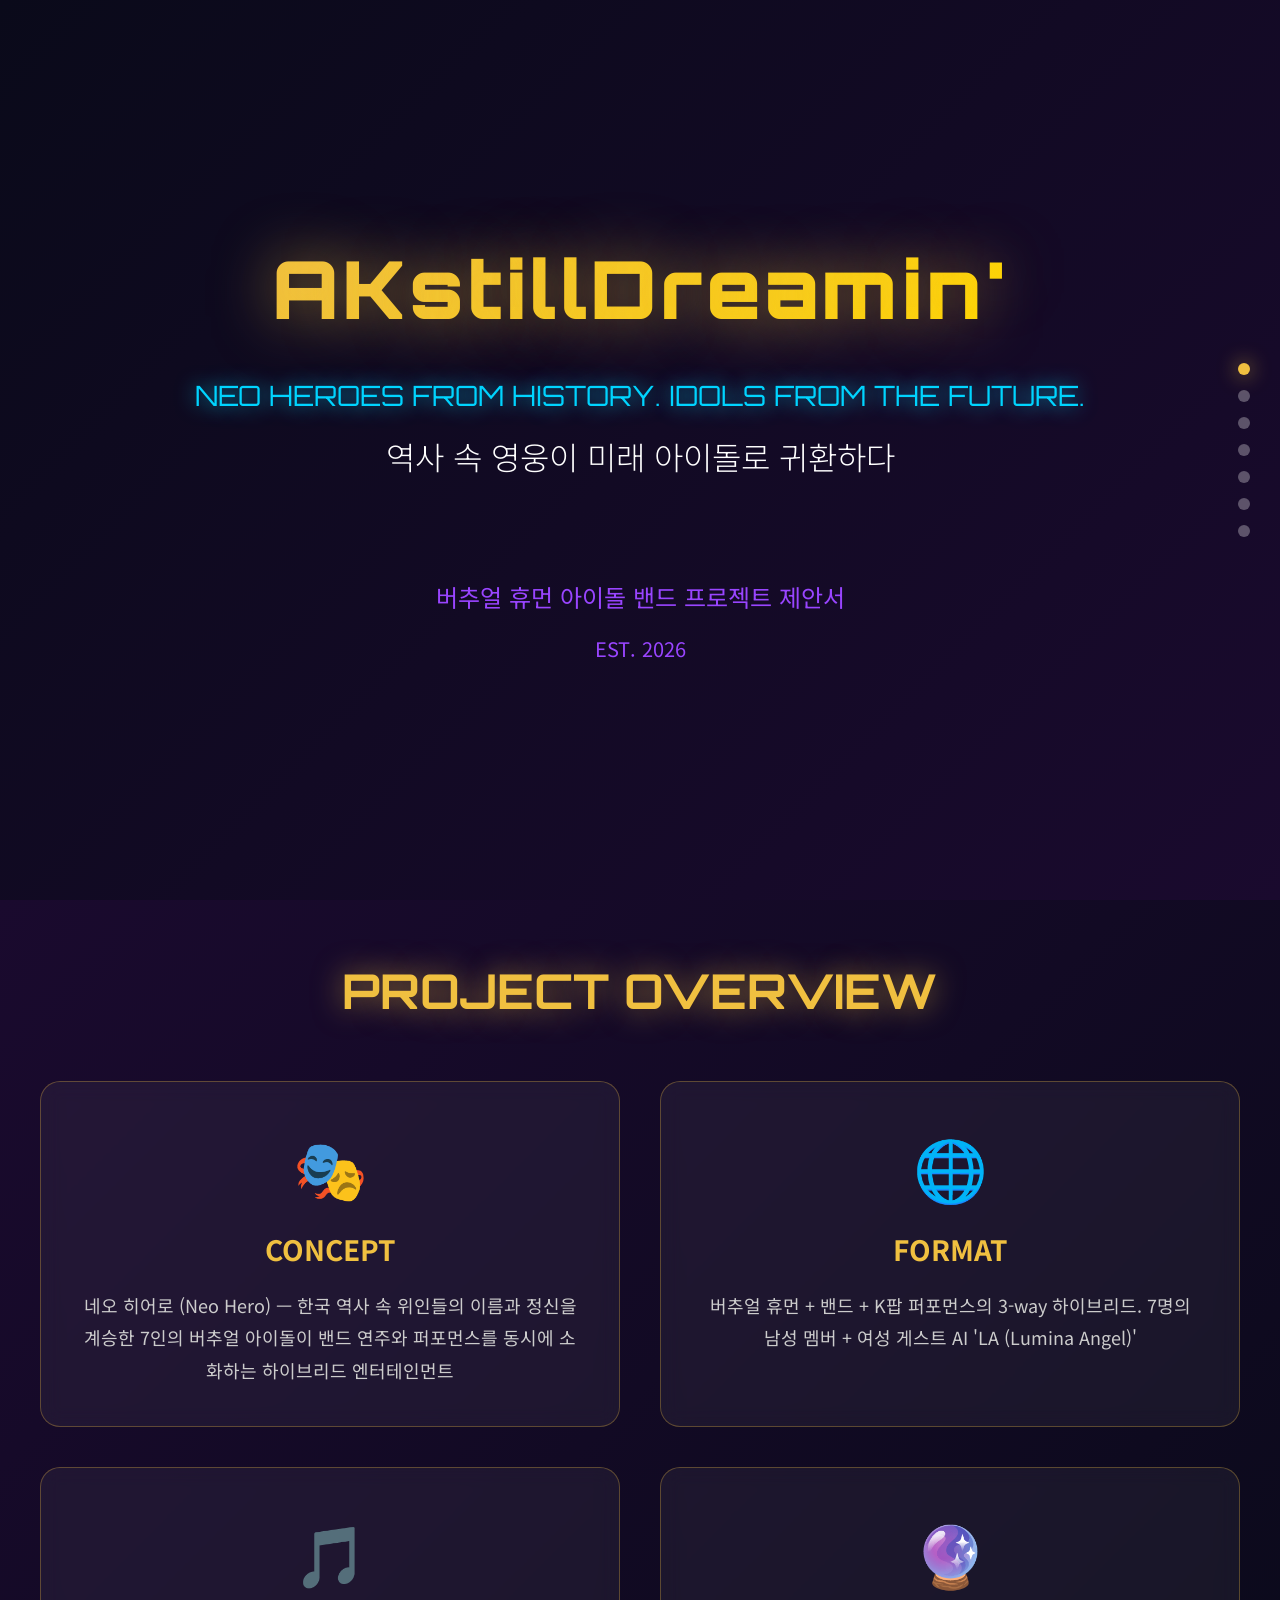
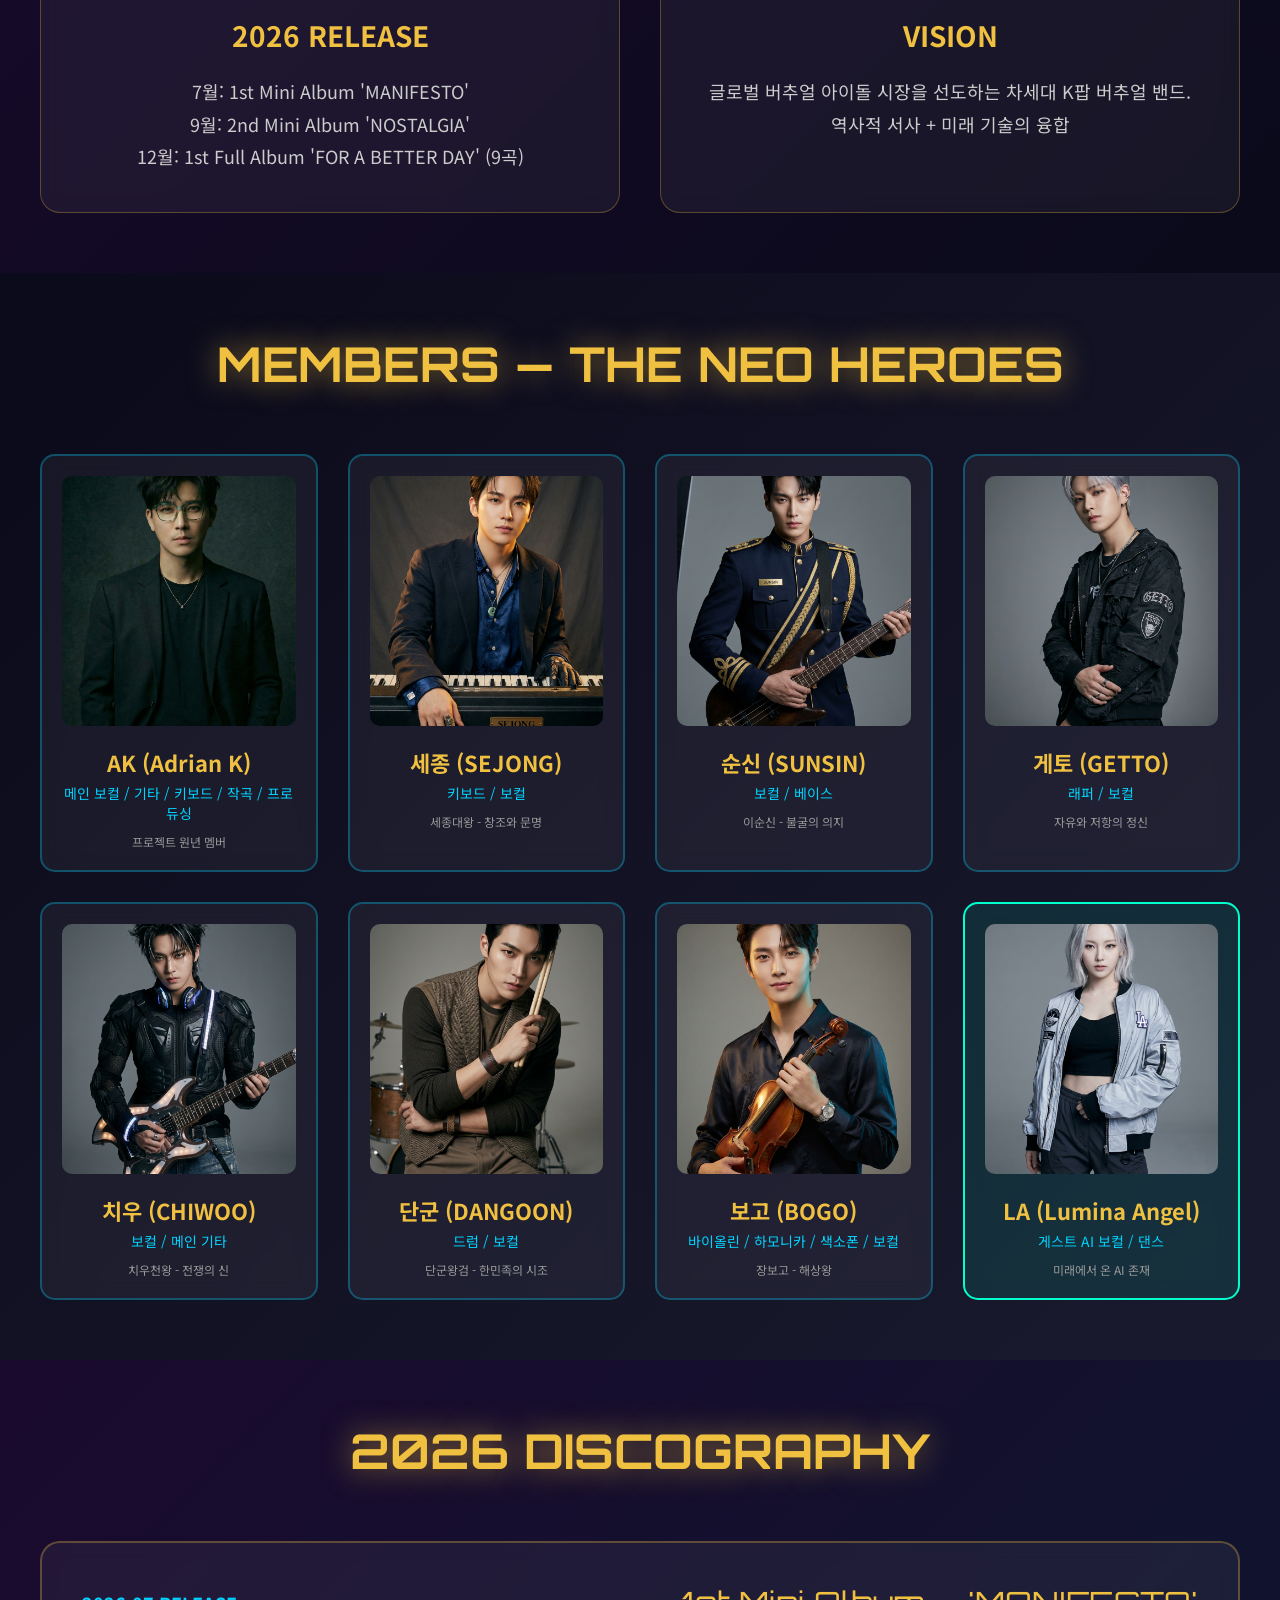
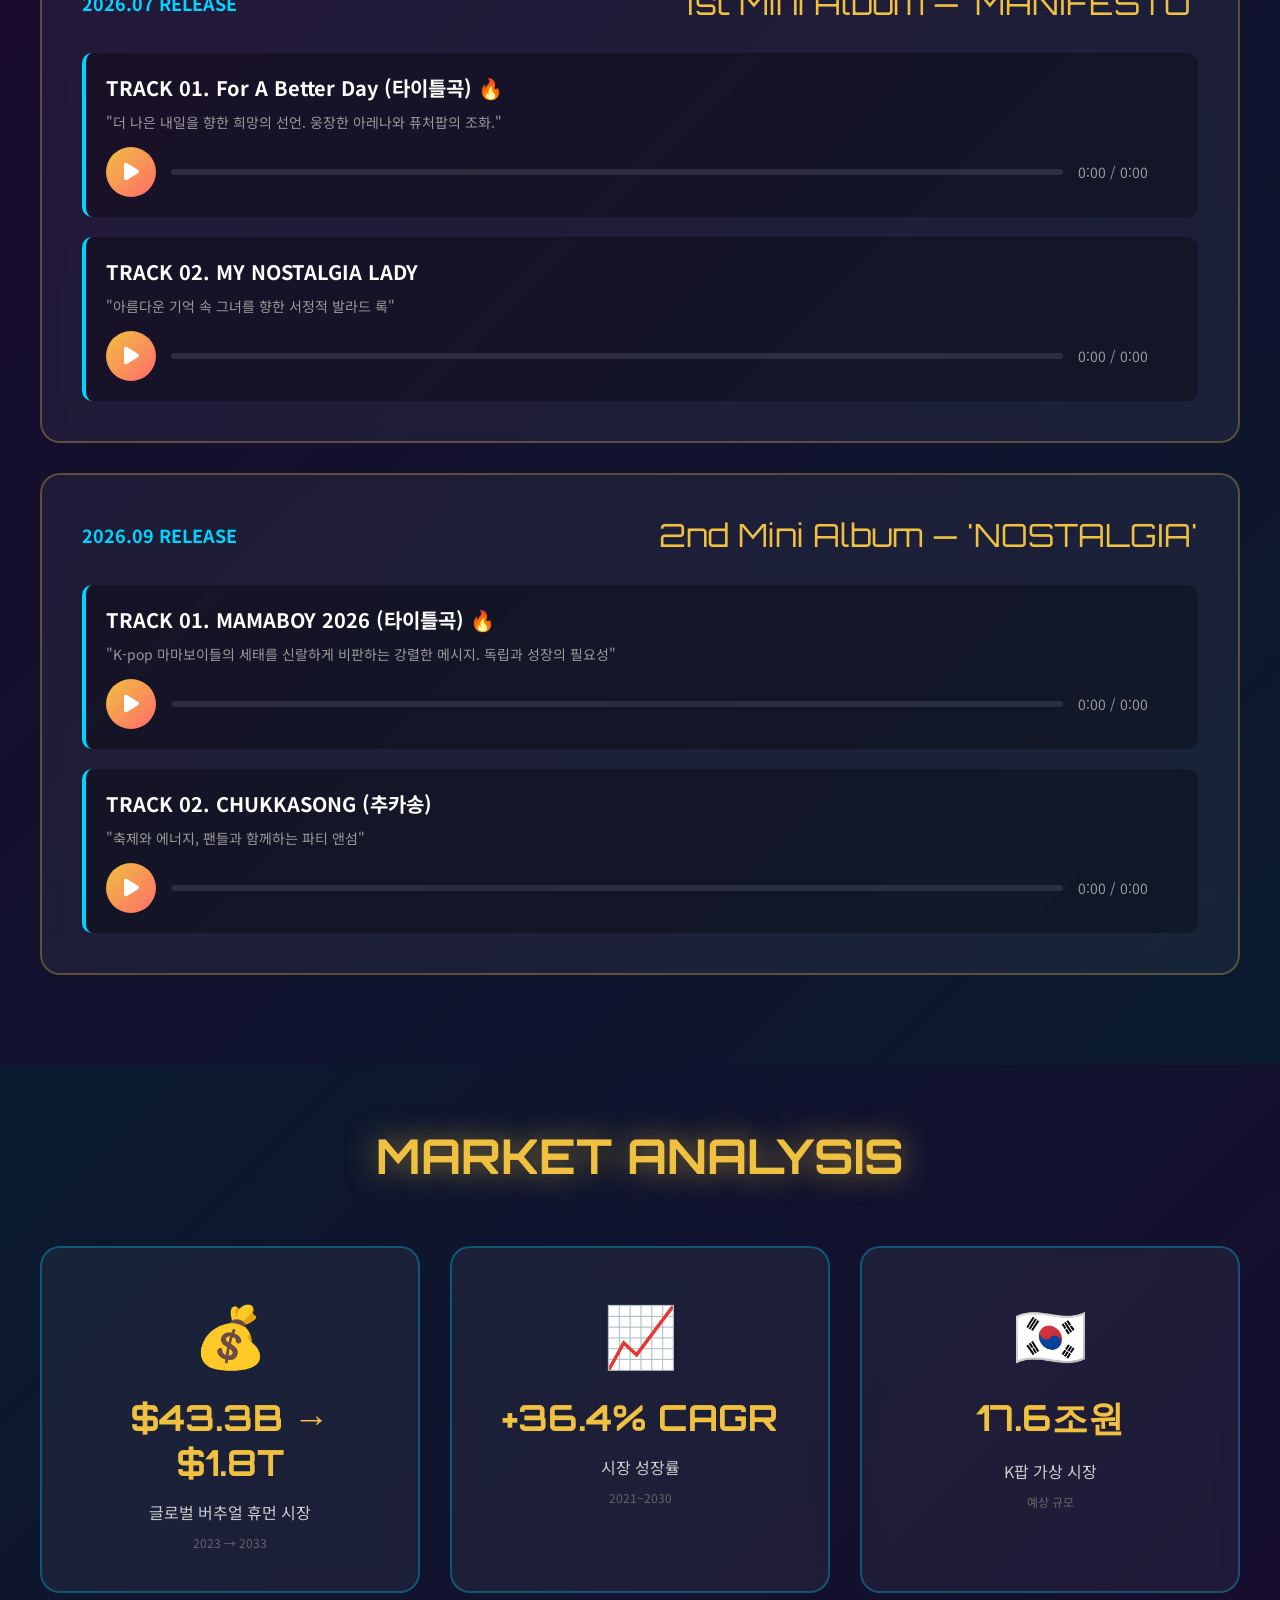
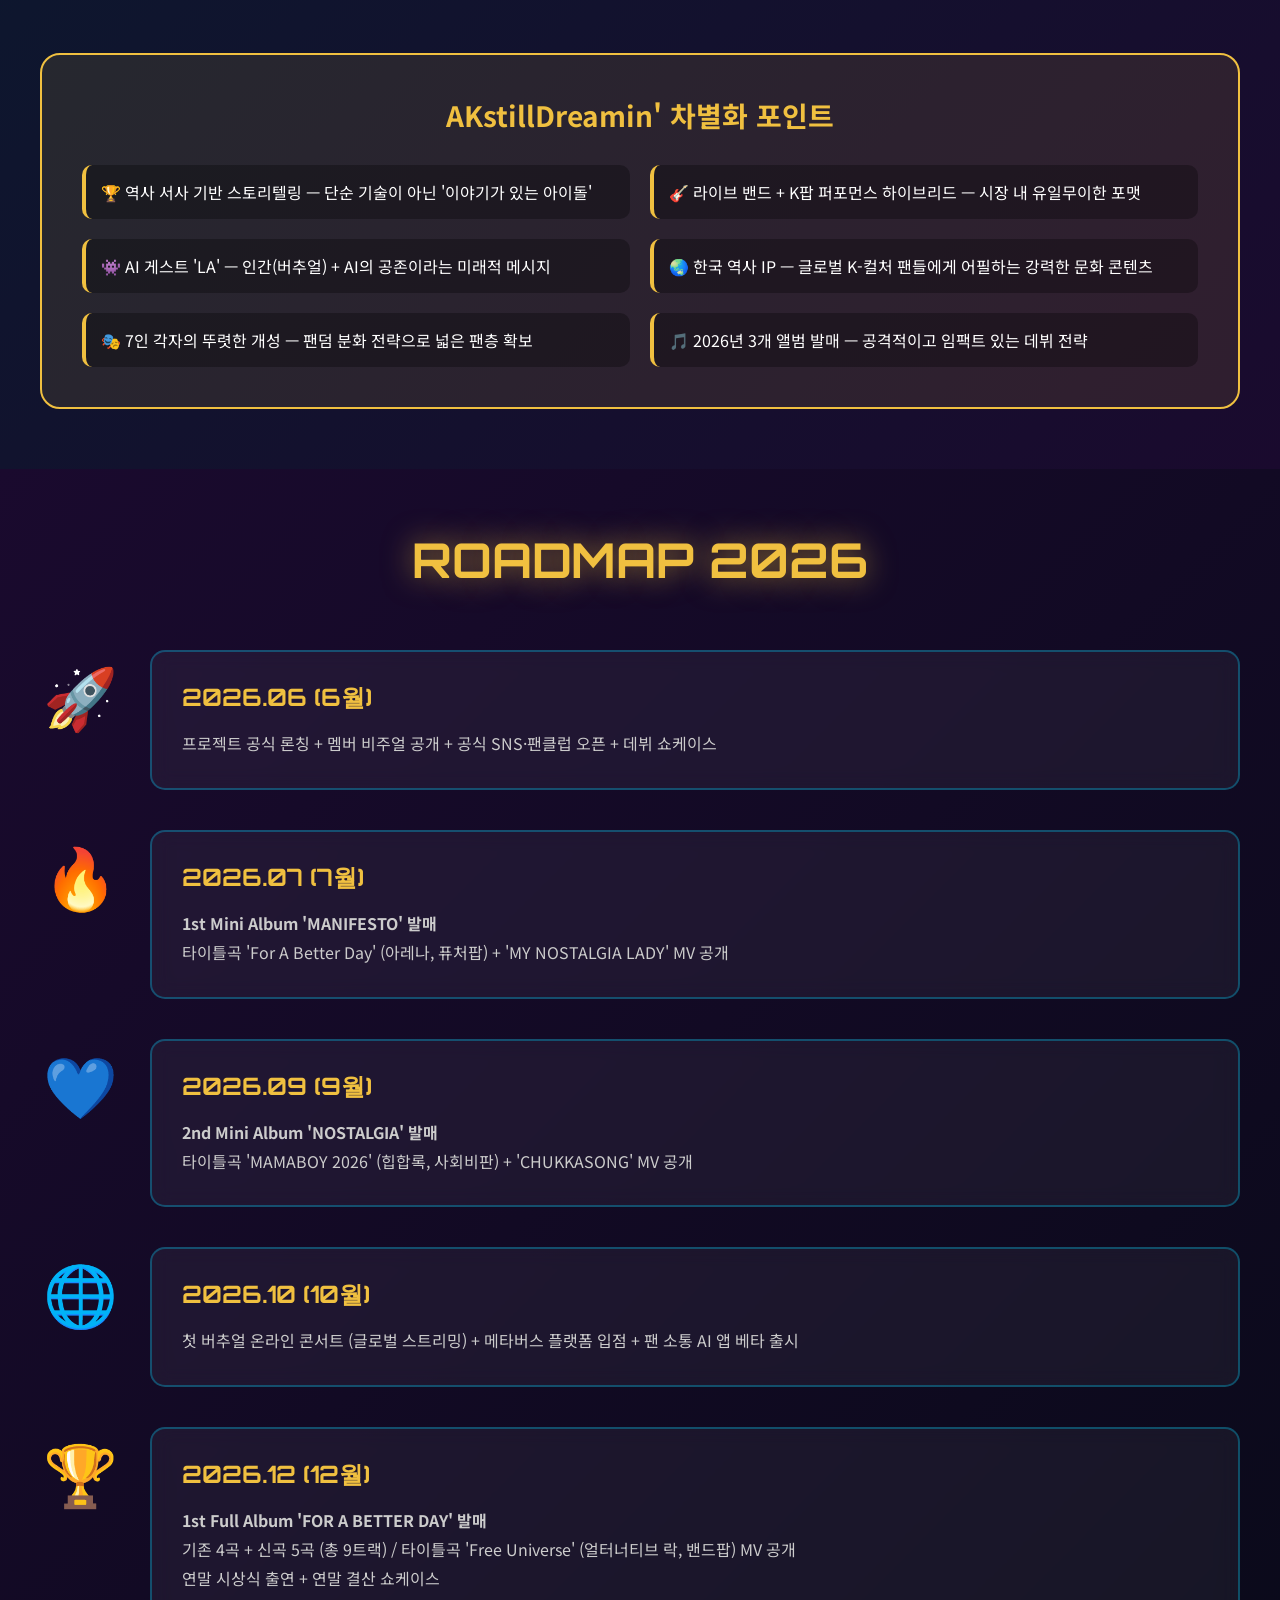
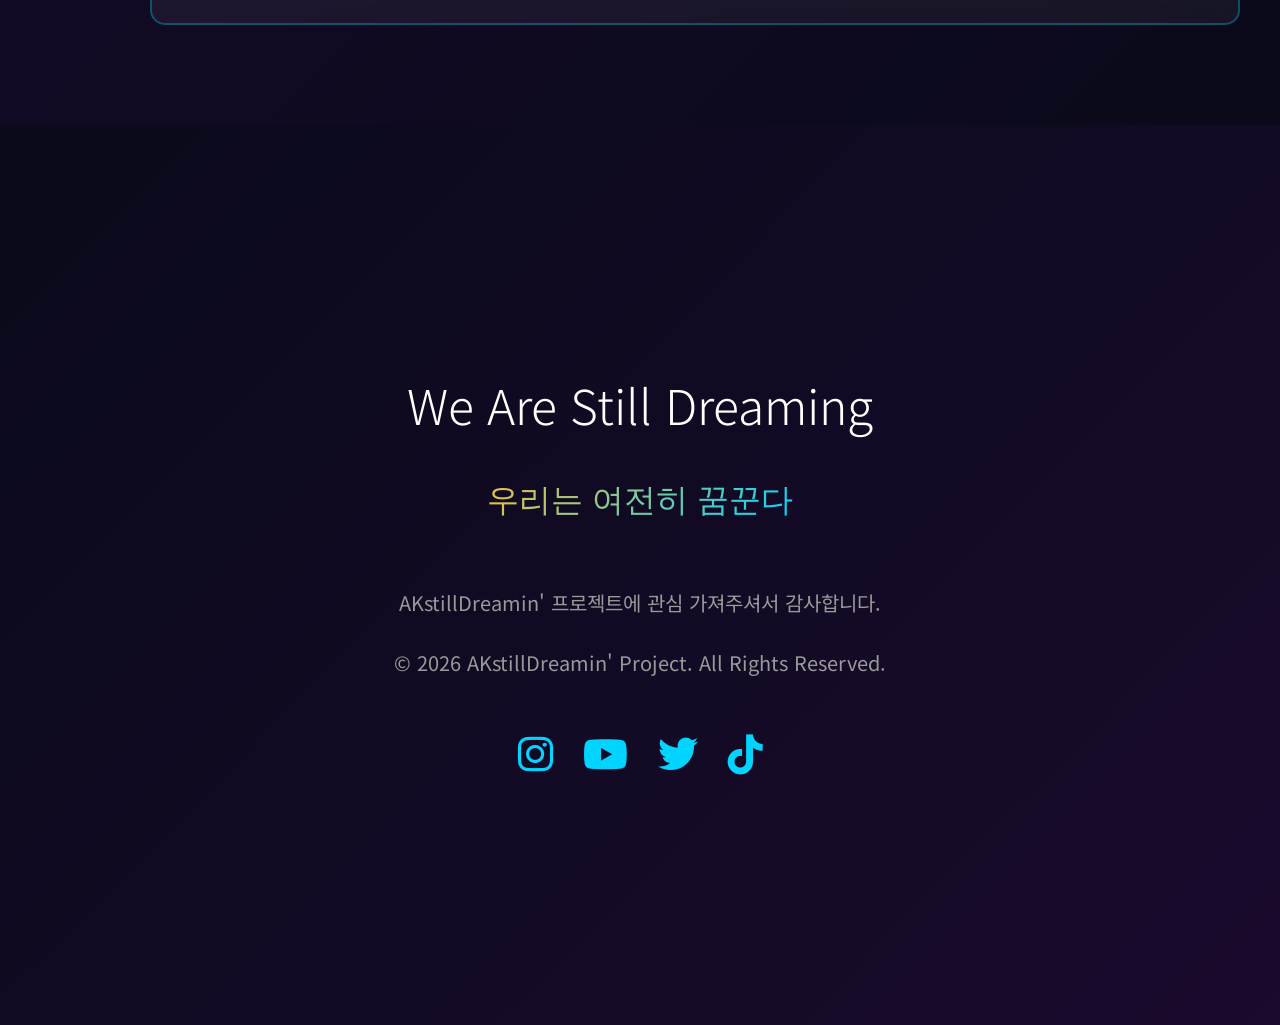
<file: AKstillDreamin_Proposal.html>
<!DOCTYPE html>
<html lang="ko">
<head>
    <meta charset="UTF-8">
    <meta name="viewport" content="width=device-width, initial-scale=1.0">
    <title>AKstillDreamin' 프로젝트 제안서</title>
    <style>
        @import url('https://fonts.googleapis.com/css2?family=Noto+Sans+KR:wght@300;400;700;900&family=Orbitron:wght@700;900&display=swap');
        
        * {
            margin: 0;
            padding: 0;
            box-sizing: border-box;
        }
        
        body {
            font-family: 'Noto Sans KR', sans-serif;
            background: #000;
            color: #fff;
            overflow-x: hidden;
        }
        
        .slide {
            width: 100vw;
            min-height: 100vh;
            display: flex;
            flex-direction: column;
            justify-content: center;
            align-items: center;
            padding: 60px 40px;
            position: relative;
            page-break-after: always;
        }
        
        /* Slide 1: Cover */
        .slide-1 {
            background: linear-gradient(135deg, #0a0a1a 0%, #1a0a2e 100%);
            text-align: center;
        }
        
        .slide-1 .logo {
            font-family: 'Orbitron', sans-serif;
            font-size: 80px;
            font-weight: 900;
            background: linear-gradient(135deg, #f0c040 0%, #ffd700 100%);
            -webkit-background-clip: text;
            -webkit-text-fill-color: transparent;
            text-shadow: 0 0 60px rgba(240, 192, 64, 0.6);
            margin-bottom: 40px;
            letter-spacing: 3px;
        }
        
        .slide-1 .slogan-en {
            font-family: 'Orbitron', sans-serif;
            font-size: 28px;
            color: #00d4ff;
            margin-bottom: 20px;
            text-shadow: 0 0 20px rgba(0, 212, 255, 0.8);
        }
        
        .slide-1 .slogan-kr {
            font-size: 32px;
            color: #fff;
            margin-bottom: 60px;
            font-weight: 300;
        }
        
        .slide-1 .subtitle {
            font-size: 24px;
            color: #9945ff;
            margin-top: 40px;
        }
        
        /* Slide 2: Concept */
        .slide-2 {
            background: linear-gradient(135deg, #1a0a2e 0%, #0a0a1a 100%);
        }
        
        .slide-title {
            font-family: 'Orbitron', sans-serif;
            font-size: 48px;
            color: #f0c040;
            margin-bottom: 60px;
            text-align: center;
            text-shadow: 0 0 30px rgba(240, 192, 64, 0.6);
        }
        
        .concept-grid {
            display: grid;
            grid-template-columns: repeat(2, 1fr);
            gap: 40px;
            max-width: 1200px;
            width: 100%;
        }
        
        .concept-card {
            background: rgba(255, 255, 255, 0.05);
            backdrop-filter: blur(10px);
            border: 1px solid rgba(240, 192, 64, 0.3);
            border-radius: 20px;
            padding: 40px;
            text-align: center;
        }
        
        .concept-icon {
            font-size: 60px;
            margin-bottom: 20px;
        }
        
        .concept-card h3 {
            font-size: 28px;
            color: #f0c040;
            margin-bottom: 20px;
        }
        
        .concept-card p {
            font-size: 18px;
            line-height: 1.8;
            color: #ccc;
        }
        
        /* Slide 3: Members */
        .slide-3 {
            background: linear-gradient(135deg, #0a0a1a 0%, #1a1a2e 100%);
        }
        
        .members-grid {
            display: grid;
            grid-template-columns: repeat(4, 1fr);
            gap: 30px;
            max-width: 1400px;
            width: 100%;
        }
        
        .member-card {
            background: rgba(255, 255, 255, 0.05);
            backdrop-filter: blur(10px);
            border: 2px solid rgba(0, 212, 255, 0.3);
            border-radius: 15px;
            padding: 20px;
            text-align: center;
            transition: all 0.3s;
        }
        
        .member-card:hover {
            transform: translateY(-10px);
            border-color: #00d4ff;
            box-shadow: 0 10px 40px rgba(0, 212, 255, 0.4);
        }
        
        .member-card img {
            width: 100%;
            height: 250px;
            object-fit: cover;
            border-radius: 10px;
            margin-bottom: 15px;
        }
        
        .member-card h3 {
            font-size: 22px;
            color: #f0c040;
            margin-bottom: 5px;
        }
        
        .member-card .role {
            font-size: 14px;
            color: #00d4ff;
            margin-bottom: 10px;
        }
        
        .member-card .motif {
            font-size: 12px;
            color: #999;
        }
        
        .special-guest {
            border-color: #00ffcc;
            background: rgba(0, 255, 204, 0.1);
        }
        
        /* Slide 4: Albums */
        .slide-4 {
            background: linear-gradient(135deg, #1a0a2e 0%, #0a1a2e 100%);
        }
        
        .albums-container {
            max-width: 1200px;
            width: 100%;
        }
        
        .album-block {
            background: rgba(255, 255, 255, 0.05);
            backdrop-filter: blur(10px);
            border: 2px solid rgba(240, 192, 64, 0.3);
            border-radius: 20px;
            padding: 40px;
            margin-bottom: 30px;
        }
        
        .album-header {
            display: flex;
            justify-content: space-between;
            align-items: center;
            margin-bottom: 30px;
        }
        
        .album-date {
            font-size: 18px;
            color: #00d4ff;
            font-weight: 700;
        }
        
        .album-title {
            font-family: 'Orbitron', sans-serif;
            font-size: 32px;
            color: #f0c040;
        }
        
        .track-list {
            display: grid;
            gap: 20px;
        }
        
        .track-item {
            background: rgba(0, 0, 0, 0.3);
            border-left: 4px solid #00d4ff;
            padding: 20px;
            border-radius: 10px;
        }
        
        .track-item h4 {
            font-size: 20px;
            color: #fff;
            margin-bottom: 10px;
        }
        
        .track-item p {
            font-size: 14px;
            color: #999;
            margin-bottom: 15px;
        }
        
        .audio-player {
            display: flex;
            align-items: center;
            gap: 15px;
            margin-top: 15px;
        }
        
        .play-btn {
            background: linear-gradient(135deg, #f0c040, #ff6b6b);
            border: none;
            width: 50px;
            height: 50px;
            border-radius: 50%;
            color: #fff;
            font-size: 20px;
            cursor: pointer;
            display: flex;
            align-items: center;
            justify-content: center;
            transition: all 0.3s;
        }
        
        .play-btn:hover {
            transform: scale(1.1);
            box-shadow: 0 0 30px rgba(240, 192, 64, 0.8);
        }
        
        .play-btn.playing {
            background: linear-gradient(135deg, #00d4ff, #9945ff);
        }
        
        .progress-container {
            flex: 1;
            height: 6px;
            background: rgba(255, 255, 255, 0.1);
            border-radius: 3px;
            cursor: pointer;
            position: relative;
            overflow: hidden;
        }
        
        .progress-bar {
            height: 100%;
            background: linear-gradient(90deg, #f0c040, #00d4ff);
            border-radius: 3px;
            width: 0%;
            transition: width 0.1s;
        }
        
        .time-display {
            font-size: 14px;
            color: #999;
            min-width: 100px;
        }
        
        /* Slide 5: Market */
        .slide-5 {
            background: linear-gradient(135deg, #0a1a2e 0%, #1a0a2e 100%);
        }
        
        .kpi-grid {
            display: grid;
            grid-template-columns: repeat(3, 1fr);
            gap: 30px;
            max-width: 1200px;
            width: 100%;
            margin-bottom: 60px;
        }
        
        .kpi-card {
            background: rgba(255, 255, 255, 0.05);
            backdrop-filter: blur(10px);
            border: 2px solid rgba(0, 212, 255, 0.3);
            border-radius: 20px;
            padding: 40px;
            text-align: center;
        }
        
        .kpi-icon {
            font-size: 60px;
            margin-bottom: 20px;
        }
        
        .kpi-value {
            font-family: 'Orbitron', sans-serif;
            font-size: 36px;
            color: #f0c040;
            margin-bottom: 15px;
            font-weight: 700;
        }
        
        .kpi-label {
            font-size: 16px;
            color: #ccc;
            margin-bottom: 10px;
        }
        
        .kpi-source {
            font-size: 12px;
            color: #666;
        }
        
        .differentiation {
            max-width: 1200px;
            width: 100%;
            background: rgba(240, 192, 64, 0.1);
            border: 2px solid #f0c040;
            border-radius: 20px;
            padding: 40px;
        }
        
        .differentiation h3 {
            font-size: 28px;
            color: #f0c040;
            margin-bottom: 30px;
            text-align: center;
        }
        
        .differentiation ul {
            list-style: none;
            display: grid;
            grid-template-columns: repeat(2, 1fr);
            gap: 20px;
        }
        
        .differentiation li {
            font-size: 16px;
            padding: 15px;
            background: rgba(0, 0, 0, 0.3);
            border-radius: 10px;
            border-left: 4px solid #f0c040;
        }
        
        /* Slide 6: Roadmap */
        .slide-6 {
            background: linear-gradient(135deg, #1a0a2e 0%, #0a0a1a 100%);
        }
        
        .roadmap-container {
            max-width: 1200px;
            width: 100%;
        }
        
        .roadmap-item {
            display: flex;
            gap: 30px;
            margin-bottom: 40px;
            position: relative;
        }
        
        .roadmap-icon {
            font-size: 60px;
            min-width: 80px;
            text-align: center;
        }
        
        .roadmap-content {
            flex: 1;
            background: rgba(255, 255, 255, 0.05);
            backdrop-filter: blur(10px);
            border: 2px solid rgba(0, 212, 255, 0.3);
            border-radius: 15px;
            padding: 30px;
        }
        
        .roadmap-period {
            font-family: 'Orbitron', sans-serif;
            font-size: 24px;
            color: #f0c040;
            margin-bottom: 15px;
        }
        
        .roadmap-description {
            font-size: 16px;
            line-height: 1.8;
            color: #ccc;
        }
        
        /* Slide 7: Contact */
        .slide-7 {
            background: linear-gradient(135deg, #0a0a1a 0%, #1a0a2e 100%);
            text-align: center;
        }
        
        .final-message {
            font-size: 48px;
            color: #fff;
            margin-bottom: 40px;
            font-weight: 300;
        }
        
        .final-slogan {
            font-family: 'Orbitron', sans-serif;
            font-size: 32px;
            background: linear-gradient(135deg, #f0c040 0%, #00d4ff 100%);
            -webkit-background-clip: text;
            -webkit-text-fill-color: transparent;
            margin-bottom: 60px;
        }
        
        .contact-info {
            font-size: 20px;
            color: #999;
            line-height: 2;
        }
        
        .social-icons {
            display: flex;
            gap: 30px;
            justify-content: center;
            margin-top: 40px;
            font-size: 40px;
        }
        
        .social-icons a {
            color: #00d4ff;
            transition: all 0.3s;
        }
        
        .social-icons a:hover {
            color: #f0c040;
            transform: scale(1.2);
        }
        
        /* Navigation */
        .nav-dots {
            position: fixed;
            right: 30px;
            top: 50%;
            transform: translateY(-50%);
            z-index: 1000;
        }
        
        .nav-dot {
            width: 12px;
            height: 12px;
            border-radius: 50%;
            background: rgba(255, 255, 255, 0.3);
            margin: 15px 0;
            cursor: pointer;
            transition: all 0.3s;
        }
        
        .nav-dot.active {
            background: #f0c040;
            box-shadow: 0 0 20px rgba(240, 192, 64, 0.8);
        }
        
        .page-number {
            position: fixed;
            bottom: 30px;
            right: 30px;
            font-family: 'Orbitron', sans-serif;
            color: #666;
            font-size: 14px;
        }
        
        @media print {
            .nav-dots, .page-number {
                display: none;
            }
            
            .slide {
                page-break-after: always;
            }
        }
        
        @media (max-width: 768px) {
            .slide {
                padding: 40px 20px;
            }
            
            .slide-1 .logo {
                font-size: 48px;
            }
            
            .slide-1 .slogan-en {
                font-size: 18px;
            }
            
            .slide-1 .slogan-kr {
                font-size: 20px;
            }
            
            .slide-title {
                font-size: 32px;
            }
            
            .concept-grid,
            .members-grid,
            .kpi-grid,
            .differentiation ul {
                grid-template-columns: 1fr;
            }
            
            .album-header {
                flex-direction: column;
                gap: 15px;
            }
        }
    </style>
    <link rel="stylesheet" href="https://cdn.jsdelivr.net/npm/@fortawesome/fontawesome-free@6.4.0/css/all.min.css">
</head>
<body>
    <!-- Navigation Dots -->
    <div class="nav-dots">
        <div class="nav-dot active" onclick="scrollToSlide(0)"></div>
        <div class="nav-dot" onclick="scrollToSlide(1)"></div>
        <div class="nav-dot" onclick="scrollToSlide(2)"></div>
        <div class="nav-dot" onclick="scrollToSlide(3)"></div>
        <div class="nav-dot" onclick="scrollToSlide(4)"></div>
        <div class="nav-dot" onclick="scrollToSlide(5)"></div>
        <div class="nav-dot" onclick="scrollToSlide(6)"></div>
    </div>
    
    <div class="page-number">1 / 7</div>

    <!-- Slide 1: Cover -->
    <section class="slide slide-1">
        <div class="logo">AKstillDreamin'</div>
        <div class="slogan-en">NEO HEROES FROM HISTORY. IDOLS FROM THE FUTURE.</div>
        <div class="slogan-kr">역사 속 영웅이 미래 아이돌로 귀환하다</div>
        <div class="subtitle">버추얼 휴먼 아이돌 밴드 프로젝트 제안서</div>
        <div class="subtitle" style="margin-top: 20px; font-size: 20px;">EST. 2026</div>
    </section>

    <!-- Slide 2: Concept -->
    <section class="slide slide-2">
        <h2 class="slide-title">PROJECT OVERVIEW</h2>
        <div class="concept-grid">
            <div class="concept-card">
                <div class="concept-icon">🎭</div>
                <h3>CONCEPT</h3>
                <p>네오 히어로 (Neo Hero) — 한국 역사 속 위인들의 이름과 정신을 계승한 7인의 버추얼 아이돌이 밴드 연주와 퍼포먼스를 동시에 소화하는 하이브리드 엔터테인먼트</p>
            </div>
            <div class="concept-card">
                <div class="concept-icon">🌐</div>
                <h3>FORMAT</h3>
                <p>버추얼 휴먼 + 밴드 + K팝 퍼포먼스의 3-way 하이브리드. 7명의 남성 멤버 + 여성 게스트 AI 'LA (Lumina Angel)'</p>
            </div>
            <div class="concept-card">
                <div class="concept-icon">🎵</div>
                <h3>2026 RELEASE</h3>
                <p>7월: 1st Mini Album 'MANIFESTO'<br>9월: 2nd Mini Album 'NOSTALGIA'<br>12월: 1st Full Album 'FOR A BETTER DAY' (9곡)</p>
            </div>
            <div class="concept-card">
                <div class="concept-icon">🔮</div>
                <h3>VISION</h3>
                <p>글로벌 버추얼 아이돌 시장을 선도하는 차세대 K팝 버추얼 밴드. 역사적 서사 + 미래 기술의 융합</p>
            </div>
        </div>
    </section>

    <!-- Slide 3: Members -->
    <section class="slide slide-3">
        <h2 class="slide-title">MEMBERS — THE NEO HEROES</h2>
        <div class="members-grid">
            <div class="member-card">
                <img src="images/members/ak-final.jpg?v=9" alt="AK">
                <h3>AK (Adrian K)</h3>
                <div class="role">메인 보컬 / 기타 / 키보드 / 작곡 / 프로듀싱</div>
                <div class="motif">프로젝트 원년 멤버</div>
            </div>
            <div class="member-card">
                <img src="images/members/sejong.jpg" alt="세종">
                <h3>세종 (SEJONG)</h3>
                <div class="role">키보드 / 보컬</div>
                <div class="motif">세종대왕 - 창조와 문명</div>
            </div>
            <div class="member-card">
                <img src="images/members/sunsin.jpg" alt="순신">
                <h3>순신 (SUNSIN)</h3>
                <div class="role">보컬 / 베이스</div>
                <div class="motif">이순신 - 불굴의 의지</div>
            </div>
            <div class="member-card">
                <img src="images/members/getto.jpg" alt="게토">
                <h3>게토 (GETTO)</h3>
                <div class="role">래퍼 / 보컬</div>
                <div class="motif">자유와 저항의 정신</div>
            </div>
            <div class="member-card">
                <img src="images/members/chiwoo.jpg" alt="치우">
                <h3>치우 (CHIWOO)</h3>
                <div class="role">보컬 / 메인 기타</div>
                <div class="motif">치우천왕 - 전쟁의 신</div>
            </div>
            <div class="member-card">
                <img src="images/members/dangoon.jpg?v=2" alt="단군">
                <h3>단군 (DANGOON)</h3>
                <div class="role">드럼 / 보컬</div>
                <div class="motif">단군왕검 - 한민족의 시조</div>
            </div>
            <div class="member-card">
                <img src="images/members/bogo.jpg?v=2" alt="보고">
                <h3>보고 (BOGO)</h3>
                <div class="role">바이올린 / 하모니카 / 색소폰 / 보컬</div>
                <div class="motif">장보고 - 해상왕</div>
            </div>
            <div class="member-card special-guest">
                <img src="images/members/la.jpg?v=2" alt="LA">
                <h3>LA (Lumina Angel)</h3>
                <div class="role">게스트 AI 보컬 / 댄스</div>
                <div class="motif">미래에서 온 AI 존재</div>
            </div>
        </div>
    </section>

    <!-- Slide 4: Albums & Music -->
    <section class="slide slide-4">
        <h2 class="slide-title">2026 DISCOGRAPHY</h2>
        <div class="albums-container">
            <!-- 1st Mini Album -->
            <div class="album-block">
                <div class="album-header">
                    <div class="album-date">2026.07 RELEASE</div>
                    <div class="album-title">1st Mini Album — 'MANIFESTO'</div>
                </div>
                <div class="track-list">
                    <div class="track-item">
                        <h4>TRACK 01. For A Better Day (타이틀곡) 🔥</h4>
                        <p>"더 나은 내일을 향한 희망의 선언. 웅장한 아레나와 퓨처팝의 조화."</p>
                        <div class="audio-player">
                            <audio id="audio-1" src="music/for-a-better-day.mp3"></audio>
                            <button class="play-btn" onclick="togglePlay('audio-1', this)">
                                <i class="fas fa-play"></i>
                            </button>
                            <div class="progress-container" onclick="seek(event, 'audio-1')">
                                <div class="progress-bar" id="progress-1"></div>
                            </div>
                            <span class="time-display" id="time-1">0:00 / 0:00</span>
                        </div>
                    </div>
                    <div class="track-item">
                        <h4>TRACK 02. MY NOSTALGIA LADY</h4>
                        <p>"아름다운 기억 속 그녀를 향한 서정적 발라드 록"</p>
                        <div class="audio-player">
                            <audio id="audio-2" src="music/my-nostalgia-lady.mp3"></audio>
                            <button class="play-btn" onclick="togglePlay('audio-2', this)">
                                <i class="fas fa-play"></i>
                            </button>
                            <div class="progress-container" onclick="seek(event, 'audio-2')">
                                <div class="progress-bar" id="progress-2"></div>
                            </div>
                            <span class="time-display" id="time-2">0:00 / 0:00</span>
                        </div>
                    </div>
                </div>
            </div>

            <!-- 2nd Mini Album -->
            <div class="album-block">
                <div class="album-header">
                    <div class="album-date">2026.09 RELEASE</div>
                    <div class="album-title">2nd Mini Album — 'NOSTALGIA'</div>
                </div>
                <div class="track-list">
                    <div class="track-item">
                        <h4>TRACK 01. MAMABOY 2026 (타이틀곡) 🔥</h4>
                        <p>"K-pop 마마보이들의 세태를 신랄하게 비판하는 강렬한 메시지. 독립과 성장의 필요성"</p>
                        <div class="audio-player">
                            <audio id="audio-3" src="music/mamaboy2026.mp3"></audio>
                            <button class="play-btn" onclick="togglePlay('audio-3', this)">
                                <i class="fas fa-play"></i>
                            </button>
                            <div class="progress-container" onclick="seek(event, 'audio-3')">
                                <div class="progress-bar" id="progress-3"></div>
                            </div>
                            <span class="time-display" id="time-3">0:00 / 0:00</span>
                        </div>
                    </div>
                    <div class="track-item">
                        <h4>TRACK 02. CHUKKASONG (추카송)</h4>
                        <p>"축제와 에너지, 팬들과 함께하는 파티 앤섬"</p>
                        <div class="audio-player">
                            <audio id="audio-4" src="music/chukka-song.mp3"></audio>
                            <button class="play-btn" onclick="togglePlay('audio-4', this)">
                                <i class="fas fa-play"></i>
                            </button>
                            <div class="progress-container" onclick="seek(event, 'audio-4')">
                                <div class="progress-bar" id="progress-4"></div>
                            </div>
                            <span class="time-display" id="time-4">0:00 / 0:00</span>
                        </div>
                    </div>
                </div>
            </div>
        </div>
    </section>

    <!-- Slide 5: Market Analysis -->
    <section class="slide slide-5">
        <h2 class="slide-title">MARKET ANALYSIS</h2>
        <div class="kpi-grid">
            <div class="kpi-card">
                <div class="kpi-icon">💰</div>
                <div class="kpi-value">$43.3B → $1.8T</div>
                <div class="kpi-label">글로벌 버추얼 휴먼 시장</div>
                <div class="kpi-source">2023 → 2033</div>
            </div>
            <div class="kpi-card">
                <div class="kpi-icon">📈</div>
                <div class="kpi-value">+36.4% CAGR</div>
                <div class="kpi-label">시장 성장률</div>
                <div class="kpi-source">2021~2030</div>
            </div>
            <div class="kpi-card">
                <div class="kpi-icon">🇰🇷</div>
                <div class="kpi-value">17.6조원</div>
                <div class="kpi-label">K팝 가상 시장</div>
                <div class="kpi-source">예상 규모</div>
            </div>
        </div>
        
        <div class="differentiation">
            <h3>AKstillDreamin' 차별화 포인트</h3>
            <ul>
                <li>🏆 역사 서사 기반 스토리텔링 — 단순 기술이 아닌 '이야기가 있는 아이돌'</li>
                <li>🎸 라이브 밴드 + K팝 퍼포먼스 하이브리드 — 시장 내 유일무이한 포맷</li>
                <li>👾 AI 게스트 'LA' — 인간(버추얼) + AI의 공존이라는 미래적 메시지</li>
                <li>🌏 한국 역사 IP — 글로벌 K-컬처 팬들에게 어필하는 강력한 문화 콘텐츠</li>
                <li>🎭 7인 각자의 뚜렷한 개성 — 팬덤 분화 전략으로 넓은 팬층 확보</li>
                <li>🎵 2026년 3개 앨범 발매 — 공격적이고 임팩트 있는 데뷔 전략</li>
            </ul>
        </div>
    </section>

    <!-- Slide 6: Roadmap -->
    <section class="slide slide-6">
        <h2 class="slide-title">ROADMAP 2026</h2>
        <div class="roadmap-container">
            <div class="roadmap-item">
                <div class="roadmap-icon">🚀</div>
                <div class="roadmap-content">
                    <h4 class="roadmap-period">2026.06 (6월)</h4>
                    <p class="roadmap-description">프로젝트 공식 론칭 + 멤버 비주얼 공개 + 공식 SNS·팬클럽 오픈 + 데뷔 쇼케이스</p>
                </div>
            </div>
            <div class="roadmap-item">
                <div class="roadmap-icon">🔥</div>
                <div class="roadmap-content">
                    <h4 class="roadmap-period">2026.07 (7월)</h4>
                    <p class="roadmap-description"><strong>1st Mini Album 'MANIFESTO' 발매</strong><br/>타이틀곡 'For A Better Day' (아레나, 퓨처팝) + 'MY NOSTALGIA LADY' MV 공개</p>
                </div>
            </div>
            <div class="roadmap-item">
                <div class="roadmap-icon">💙</div>
                <div class="roadmap-content">
                    <h4 class="roadmap-period">2026.09 (9월)</h4>
                    <p class="roadmap-description"><strong>2nd Mini Album 'NOSTALGIA' 발매</strong><br/>타이틀곡 'MAMABOY 2026' (힙합록, 사회비판) + 'CHUKKASONG' MV 공개</p>
                </div>
            </div>
            <div class="roadmap-item">
                <div class="roadmap-icon">🌐</div>
                <div class="roadmap-content">
                    <h4 class="roadmap-period">2026.10 (10월)</h4>
                    <p class="roadmap-description">첫 버추얼 온라인 콘서트 (글로벌 스트리밍) + 메타버스 플랫폼 입점 + 팬 소통 AI 앱 베타 출시</p>
                </div>
            </div>
            <div class="roadmap-item">
                <div class="roadmap-icon">🏆</div>
                <div class="roadmap-content">
                    <h4 class="roadmap-period">2026.12 (12월)</h4>
                    <p class="roadmap-description"><strong>1st Full Album 'FOR A BETTER DAY' 발매</strong><br/>기존 4곡 + 신곡 5곡 (총 9트랙) / 타이틀곡 'Free Universe' (얼터너티브 락, 밴드팝) MV 공개<br/>연말 시상식 출연 + 연말 결산 쇼케이스</p>
                </div>
            </div>
        </div>
    </section>

    <!-- Slide 7: Contact -->
    <section class="slide slide-7">
        <div class="final-message">We Are Still Dreaming</div>
        <div class="final-slogan">우리는 여전히 꿈꾼다</div>
        <div class="contact-info">
            <p>AKstillDreamin' 프로젝트에 관심 가져주셔서 감사합니다.</p>
            <p style="margin-top: 20px;">© 2026 AKstillDreamin' Project. All Rights Reserved.</p>
        </div>
        <div class="social-icons">
            <a href="#"><i class="fab fa-instagram"></i></a>
            <a href="#"><i class="fab fa-youtube"></i></a>
            <a href="#"><i class="fab fa-twitter"></i></a>
            <a href="#"><i class="fab fa-tiktok"></i></a>
        </div>
    </section>

    <script>
        let currentAudio = null;
        let currentButton = null;

        function togglePlay(audioId, button) {
            const audio = document.getElementById(audioId);
            const icon = button.querySelector('i');
            
            // Stop any currently playing audio
            if (currentAudio && currentAudio !== audio) {
                currentAudio.pause();
                currentAudio.currentTime = 0;
                if (currentButton) {
                    currentButton.classList.remove('playing');
                    currentButton.querySelector('i').className = 'fas fa-play';
                }
            }
            
            if (audio.paused) {
                audio.play();
                icon.className = 'fas fa-pause';
                button.classList.add('playing');
                currentAudio = audio;
                currentButton = button;
            } else {
                audio.pause();
                icon.className = 'fas fa-play';
                button.classList.remove('playing');
                currentAudio = null;
                currentButton = null;
            }
        }

        function seek(event, audioId) {
            const audio = document.getElementById(audioId);
            const container = event.currentTarget;
            const clickX = event.offsetX;
            const width = container.offsetWidth;
            const duration = audio.duration;
            
            audio.currentTime = (clickX / width) * duration;
        }

        function formatTime(seconds) {
            const mins = Math.floor(seconds / 60);
            const secs = Math.floor(seconds % 60);
            return `${mins}:${secs.toString().padStart(2, '0')}`;
        }

        // Update progress bars
        document.querySelectorAll('audio').forEach((audio, index) => {
            const progressBar = document.getElementById(`progress-${index + 1}`);
            const timeDisplay = document.getElementById(`time-${index + 1}`);
            
            audio.addEventListener('timeupdate', () => {
                const progress = (audio.currentTime / audio.duration) * 100;
                progressBar.style.width = progress + '%';
                
                const current = formatTime(audio.currentTime);
                const duration = formatTime(audio.duration);
                timeDisplay.textContent = `${current} / ${duration}`;
            });
            
            audio.addEventListener('ended', () => {
                const button = document.querySelector(`[onclick*="${audio.id}"]`);
                button.classList.remove('playing');
                button.querySelector('i').className = 'fas fa-play';
                progressBar.style.width = '0%';
                currentAudio = null;
                currentButton = null;
            });
        });

        // Navigation
        function scrollToSlide(index) {
            const slides = document.querySelectorAll('.slide');
            slides[index].scrollIntoView({ behavior: 'smooth' });
            
            // Update nav dots
            document.querySelectorAll('.nav-dot').forEach((dot, i) => {
                dot.classList.toggle('active', i === index);
            });
            
            // Update page number
            document.querySelector('.page-number').textContent = `${index + 1} / 7`;
        }

        // Scroll observer for nav dots
        const observer = new IntersectionObserver((entries) => {
            entries.forEach(entry => {
                if (entry.isIntersecting) {
                    const index = Array.from(document.querySelectorAll('.slide')).indexOf(entry.target);
                    document.querySelectorAll('.nav-dot').forEach((dot, i) => {
                        dot.classList.toggle('active', i === index);
                    });
                    document.querySelector('.page-number').textContent = `${index + 1} / 7`;
                }
            });
        }, { threshold: 0.5 });

        document.querySelectorAll('.slide').forEach(slide => {
            observer.observe(slide);
        });

        // Keyboard navigation
        document.addEventListener('keydown', (e) => {
            const slides = document.querySelectorAll('.slide');
            const currentIndex = Array.from(slides).findIndex(slide => {
                const rect = slide.getBoundingClientRect();
                return rect.top >= 0 && rect.top < window.innerHeight / 2;
            });
            
            if (e.key === 'ArrowDown' || e.key === 'PageDown') {
                e.preventDefault();
                if (currentIndex < slides.length - 1) {
                    scrollToSlide(currentIndex + 1);
                }
            } else if (e.key === 'ArrowUp' || e.key === 'PageUp') {
                e.preventDefault();
                if (currentIndex > 0) {
                    scrollToSlide(currentIndex - 1);
                }
            }
        });
    </script>
</body>
</html>
</file>
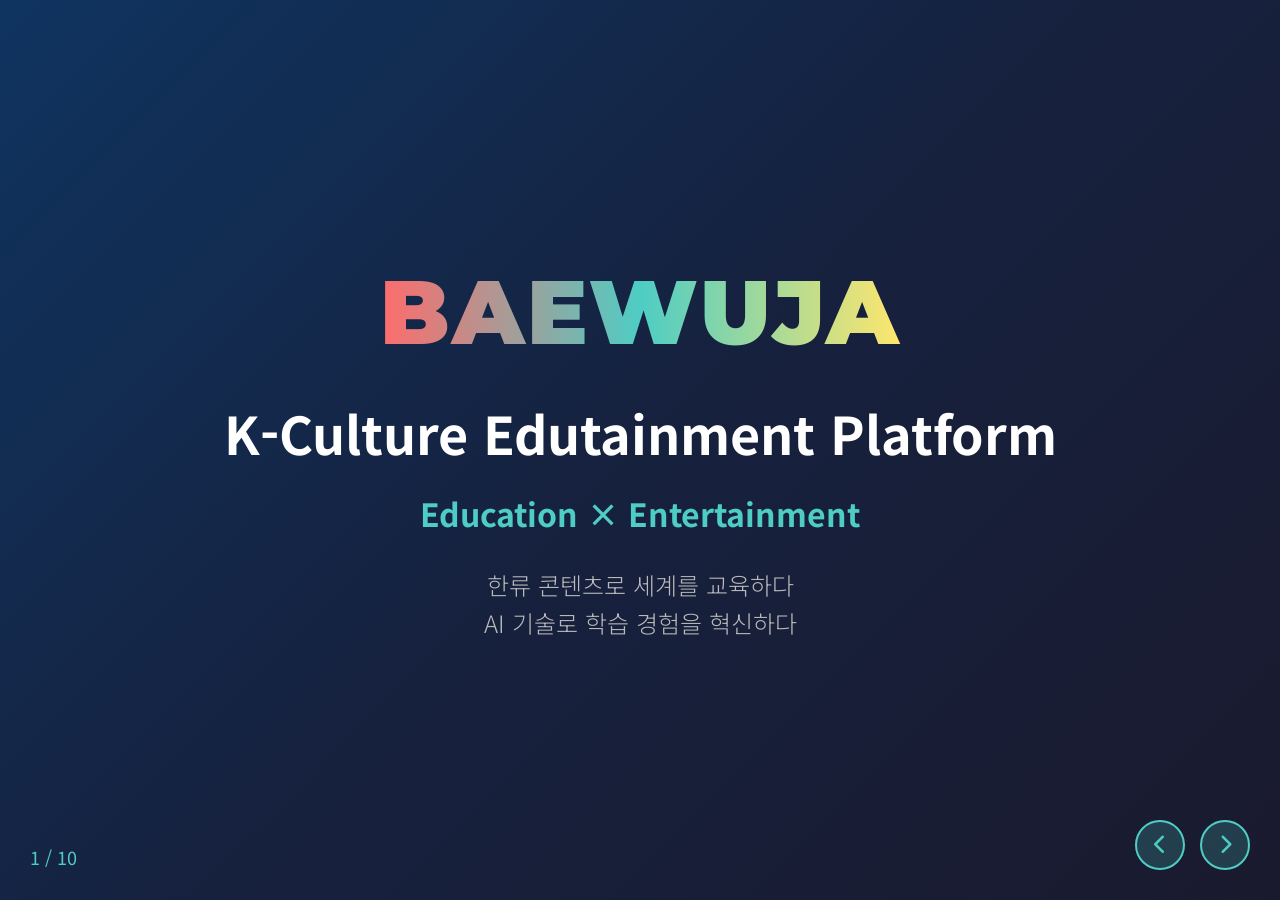
<file: baewuja-proposal-v2.html>
<!DOCTYPE html>
<html lang="ko">
<head>
    <meta charset="UTF-8">
    <meta name="viewport" content="width=device-width, initial-scale=1.0">
    <title>BAEWUJA - K-Culture Edutainment Platform</title>
    <link href="https://fonts.googleapis.com/css2?family=Noto+Sans+KR:wght@300;400;500;700;900&family=Montserrat:wght@700;900&display=swap" rel="stylesheet">
    <link rel="stylesheet" href="https://cdn.jsdelivr.net/npm/@fortawesome/fontawesome-free@6.4.0/css/all.min.css">
    <style>
        * {
            margin: 0;
            padding: 0;
            box-sizing: border-box;
        }

        body {
            font-family: 'Noto Sans KR', sans-serif;
            background: #000;
            color: #fff;
            overflow: hidden;
        }

        .slide {
            width: 100vw;
            height: 100vh;
            display: none;
            flex-direction: column;
            justify-content: center;
            align-items: center;
            padding: 60px;
            position: relative;
            background: linear-gradient(135deg, #1a1a2e 0%, #16213e 100%);
        }

        .slide.active {
            display: flex;
            animation: slideIn 0.5s ease-out;
        }

        @keyframes slideIn {
            from {
                opacity: 0;
                transform: translateY(20px);
            }
            to {
                opacity: 1;
                transform: translateY(0);
            }
        }

        /* Slide 1 - Cover */
        .slide-1 {
            background: linear-gradient(135deg, #0f3460 0%, #16213e 50%, #1a1a2e 100%);
        }

        .slide-1 .logo {
            font-family: 'Montserrat', sans-serif;
            font-size: 90px;
            font-weight: 900;
            background: linear-gradient(90deg, #ff6b6b, #4ecdc4, #ffe66d);
            -webkit-background-clip: text;
            -webkit-text-fill-color: transparent;
            margin-bottom: 30px;
            letter-spacing: 2px;
        }

        .slide-1 h1 {
            font-size: 52px;
            margin-bottom: 20px;
            text-align: center;
            line-height: 1.4;
        }

        .slide-1 .subtitle {
            font-size: 32px;
            color: #4ecdc4;
            margin-bottom: 30px;
            font-weight: 700;
        }

        .slide-1 .tagline {
            font-size: 24px;
            color: #bbb;
            font-weight: 300;
            text-align: center;
            max-width: 800px;
            line-height: 1.6;
        }

        /* Slide Title */
        .slide-title {
            font-size: 56px;
            margin-bottom: 50px;
            background: linear-gradient(90deg, #ff6b6b, #4ecdc4);
            -webkit-background-clip: text;
            -webkit-text-fill-color: transparent;
            font-weight: 900;
        }

        .content-box {
            background: rgba(255, 255, 255, 0.05);
            backdrop-filter: blur(10px);
            border: 1px solid rgba(255, 255, 255, 0.1);
            border-radius: 20px;
            padding: 50px;
            width: 100%;
            max-width: 1300px;
        }

        /* Service Categories Grid */
        .service-grid {
            display: grid;
            grid-template-columns: repeat(3, 1fr);
            gap: 30px;
            margin-bottom: 40px;
        }

        .service-card {
            background: linear-gradient(135deg, rgba(255, 107, 107, 0.1), rgba(78, 205, 196, 0.1));
            border: 2px solid rgba(78, 205, 196, 0.3);
            border-radius: 15px;
            padding: 30px;
            text-align: center;
            transition: all 0.3s ease;
        }

        .service-card:hover {
            transform: translateY(-10px);
            border-color: #4ecdc4;
            box-shadow: 0 10px 30px rgba(78, 205, 196, 0.3);
        }

        .service-card i {
            font-size: 48px;
            margin-bottom: 20px;
            color: #ff6b6b;
        }

        .service-card h3 {
            font-size: 24px;
            margin-bottom: 15px;
            color: #4ecdc4;
        }

        .service-card p {
            font-size: 16px;
            color: #ccc;
            line-height: 1.6;
        }

        /* Stats Grid */
        .stats-grid {
            display: grid;
            grid-template-columns: repeat(4, 1fr);
            gap: 30px;
            margin-top: 40px;
        }

        .stat-item {
            text-align: center;
            padding: 30px;
            background: rgba(255, 255, 255, 0.05);
            border-radius: 15px;
            border: 1px solid rgba(78, 205, 196, 0.2);
        }

        .stat-number {
            font-size: 48px;
            font-weight: 900;
            color: #4ecdc4;
            margin-bottom: 10px;
        }

        .stat-label {
            font-size: 16px;
            color: #bbb;
        }

        /* Features List */
        .feature-list {
            display: grid;
            grid-template-columns: repeat(2, 1fr);
            gap: 25px;
        }

        .feature-item {
            display: flex;
            align-items: flex-start;
            padding: 25px;
            background: rgba(255, 255, 255, 0.03);
            border-radius: 12px;
            border-left: 4px solid #ff6b6b;
            transition: all 0.3s ease;
        }

        .feature-item:hover {
            background: rgba(255, 255, 255, 0.08);
            transform: translateX(5px);
        }

        .feature-item i {
            font-size: 32px;
            color: #4ecdc4;
            margin-right: 20px;
            min-width: 40px;
        }

        .feature-content h3 {
            font-size: 22px;
            margin-bottom: 10px;
            color: #fff;
        }

        .feature-content p {
            font-size: 16px;
            color: #ccc;
            line-height: 1.6;
        }

        /* Timeline */
        .timeline {
            position: relative;
            padding: 40px 0;
        }

        .timeline-item {
            display: flex;
            align-items: center;
            margin-bottom: 40px;
            position: relative;
        }

        .timeline-date {
            flex: 0 0 150px;
            font-size: 24px;
            font-weight: 700;
            color: #4ecdc4;
        }

        .timeline-content {
            flex: 1;
            padding: 25px;
            background: rgba(255, 255, 255, 0.05);
            border-radius: 12px;
            border-left: 4px solid #ff6b6b;
            margin-left: 30px;
        }

        .timeline-content h3 {
            font-size: 22px;
            margin-bottom: 10px;
            color: #fff;
        }

        .timeline-content ul {
            list-style: none;
            padding: 0;
        }

        .timeline-content li {
            padding: 8px 0;
            color: #ccc;
            font-size: 16px;
        }

        .timeline-content li:before {
            content: "▸";
            color: #4ecdc4;
            margin-right: 10px;
        }

        /* Navigation */
        .navigation {
            position: fixed;
            bottom: 30px;
            right: 30px;
            display: flex;
            gap: 15px;
            z-index: 1000;
        }

        .nav-btn {
            width: 50px;
            height: 50px;
            background: rgba(78, 205, 196, 0.2);
            border: 2px solid #4ecdc4;
            border-radius: 50%;
            cursor: pointer;
            display: flex;
            align-items: center;
            justify-content: center;
            color: #4ecdc4;
            font-size: 20px;
            transition: all 0.3s ease;
        }

        .nav-btn:hover {
            background: #4ecdc4;
            color: #000;
            transform: scale(1.1);
        }

        .slide-counter {
            position: fixed;
            bottom: 30px;
            left: 30px;
            font-size: 18px;
            color: #4ecdc4;
            z-index: 1000;
        }

        /* Investment Highlight */
        .investment-box {
            background: linear-gradient(135deg, rgba(255, 107, 107, 0.2), rgba(78, 205, 196, 0.2));
            border: 2px solid #4ecdc4;
            border-radius: 20px;
            padding: 50px;
            text-align: center;
            margin-top: 40px;
        }

        .investment-box h2 {
            font-size: 42px;
            margin-bottom: 30px;
            color: #fff;
        }

        .investment-details {
            display: flex;
            justify-content: space-around;
            margin-top: 30px;
        }

        .investment-item {
            text-align: center;
        }

        .investment-item .amount {
            font-size: 56px;
            font-weight: 900;
            color: #ff6b6b;
            margin-bottom: 10px;
        }

        .investment-item .label {
            font-size: 20px;
            color: #ccc;
        }

        /* Responsive */
        @media (max-width: 1024px) {
            .service-grid {
                grid-template-columns: repeat(2, 1fr);
            }
            
            .stats-grid {
                grid-template-columns: repeat(2, 1fr);
            }

            .feature-list {
                grid-template-columns: 1fr;
            }
        }

        @media (max-width: 768px) {
            .slide {
                padding: 30px;
            }

            .slide-1 .logo {
                font-size: 60px;
            }

            .slide-1 h1 {
                font-size: 36px;
            }

            .slide-title {
                font-size: 40px;
            }

            .service-grid {
                grid-template-columns: 1fr;
            }

            .stats-grid {
                grid-template-columns: 1fr;
            }
        }
    </style>
</head>
<body>

    <!-- Slide 1: Cover -->
    <div class="slide slide-1 active">
        <div class="logo">BAEWUJA</div>
        <h1>K-Culture Edutainment Platform</h1>
        <div class="subtitle">Education × Entertainment</div>
        <div class="tagline">
            한류 콘텐츠로 세계를 교육하다<br>
            AI 기술로 학습 경험을 혁신하다
        </div>
    </div>

    <!-- Slide 2: Company Overview -->
    <div class="slide slide-2">
        <h2 class="slide-title">🎯 BAEWUJA는?</h2>
        <div class="content-box">
            <div class="feature-list">
                <div class="feature-item">
                    <i class="fas fa-graduation-cap"></i>
                    <div class="feature-content">
                        <h3>Education (교육)</h3>
                        <p>전문 강사진과 체계적인 커리큘럼을 통한 실전 학습</p>
                    </div>
                </div>
                <div class="feature-item">
                    <i class="fas fa-star"></i>
                    <div class="feature-content">
                        <h3>Entertainment (엔터테인먼트)</h3>
                        <p>K-pop, K-drama 등 최신 한류 콘텐츠 기반 즐거운 학습</p>
                    </div>
                </div>
                <div class="feature-item">
                    <i class="fas fa-robot"></i>
                    <div class="feature-content">
                        <h3>AI Technology</h3>
                        <p>AI 번역, TTS, 발음 교정, 영상 편집 자동화</p>
                    </div>
                </div>
                <div class="feature-item">
                    <i class="fas fa-globe-asia"></i>
                    <div class="feature-content">
                        <h3>Global Expansion</h3>
                        <p>베트남 중심 동남아 시장 공략 후 글로벌 확장</p>
                    </div>
                </div>
            </div>
            
            <div class="stats-grid">
                <div class="stat-item">
                    <div class="stat-number">100M+</div>
                    <div class="stat-label">베트남 인구</div>
                </div>
                <div class="stat-item">
                    <div class="stat-number">70%</div>
                    <div class="stat-label">Z세대·밀레니얼</div>
                </div>
                <div class="stat-item">
                    <div class="stat-number">$2.8B</div>
                    <div class="stat-label">EdTech 시장 규모</div>
                </div>
                <div class="stat-item">
                    <div class="stat-number">#1</div>
                    <div class="stat-label">한류 선호도</div>
                </div>
            </div>
        </div>
    </div>

    <!-- Slide 3: Service Categories -->
    <div class="slide slide-3">
        <h2 class="slide-title">📚 핵심 서비스</h2>
        <div class="content-box">
            <div class="service-grid">
                <div class="service-card">
                    <i class="fas fa-comments"></i>
                    <h3>K-Language</h3>
                    <p>실전 한국어 회화<br>드라마·예능 기반 표현<br>AI 발음 교정</p>
                </div>
                <div class="service-card">
                    <i class="fas fa-music"></i>
                    <h3>K-Dance</h3>
                    <p>K-pop 안무 마스터<br>전문 댄서 코칭<br>단계별 튜토리얼</p>
                </div>
                <div class="service-card">
                    <i class="fas fa-microphone"></i>
                    <h3>K-Vocal</h3>
                    <p>보컬 트레이닝<br>가창 기법 (비브라토, 플립)<br>실전 레슨</p>
                </div>
                <div class="service-card">
                    <i class="fas fa-tshirt"></i>
                    <h3>K-Fashion</h3>
                    <p>K-스타일 코디<br>메이크업 튜토리얼<br>트렌드 분석</p>
                </div>
                <div class="service-card">
                    <i class="fas fa-utensils"></i>
                    <h3>K-Food</h3>
                    <p>한식 쿠킹 클래스<br>먹방 스타일 콘텐츠<br>레시피 공유</p>
                </div>
                <div class="service-card">
                    <i class="fas fa-golf-ball"></i>
                    <h3>K-Lifestyle</h3>
                    <p>골프 레슨<br>라이프스타일 콘텐츠<br>문화 체험</p>
                </div>
            </div>
        </div>
    </div>

    <!-- Slide 4: Problems -->
    <div class="slide slide-4">
        <h2 class="slide-title">❌ 기존 교육의 문제점</h2>
        <div class="content-box">
            <div class="feature-list">
                <div class="feature-item">
                    <i class="fas fa-money-bill-wave"></i>
                    <div class="feature-content">
                        <h3>높은 인건비</h3>
                        <p>원어민 강사 채용 및 관리 비용으로 인한 높은 수강료</p>
                    </div>
                </div>
                <div class="feature-item">
                    <i class="fas fa-map-marked-alt"></i>
                    <div class="feature-content">
                        <h3>지역 격차</h3>
                        <p>수도권 집중으로 지방 학습자의 교육 접근성 제한</p>
                    </div>
                </div>
                <div class="feature-item">
                    <i class="fas fa-clock"></i>
                    <div class="feature-content">
                        <h3>콘텐츠 제작 시간</h3>
                        <p>영상 촬영, 편집, 번역에 막대한 시간과 비용 소요</p>
                    </div>
                </div>
                <div class="feature-item">
                    <i class="fas fa-user-clock"></i>
                    <div class="feature-content">
                        <h3>실시간 피드백 부재</h3>
                        <p>발음·표현 교정을 위한 1:1 피드백 제공 어려움</p>
                    </div>
                </div>
            </div>
        </div>
    </div>

    <!-- Slide 5: AI Solutions -->
    <div class="slide slide-5">
        <h2 class="slide-title">✨ AI 기반 솔루션</h2>
        <div class="content-box">
            <div class="feature-list">
                <div class="feature-item">
                    <i class="fas fa-language"></i>
                    <div class="feature-content">
                        <h3>AI 번역 & 더빙</h3>
                        <p>한국어 영상을 베트남어로 자동 번역·더빙<br>
                        TTS 기술로 자연스러운 음성 생성</p>
                    </div>
                </div>
                <div class="feature-item">
                    <i class="fas fa-cut"></i>
                    <div class="feature-content">
                        <h3>AI 영상 편집</h3>
                        <p>자동 컷 편집, 배경 음악 삽입, 효과 추가<br>
                        제작 시간 90% 단축</p>
                    </div>
                </div>
                <div class="feature-item">
                    <i class="fas fa-brain"></i>
                    <div class="feature-content">
                        <h3>콘텐츠 자동 추출</h3>
                        <p>최신 드라마·예능에서 유행 표현 AI 자동 추출<br>
                        실시간 트렌드 반영 강의 제작</p>
                    </div>
                </div>
                <div class="feature-item">
                    <i class="fas fa-microphone-alt"></i>
                    <div class="feature-content">
                        <h3>AI 발음 교정</h3>
                        <p>학습자 발음 녹음 → 원어민 발음 비교<br>
                        교정 포인트 실시간 피드백</p>
                    </div>
                </div>
                <div class="feature-item">
                    <i class="fas fa-user-graduate"></i>
                    <div class="feature-content">
                        <h3>개인화 학습 경로</h3>
                        <p>AI 기반 학습 패턴 분석<br>
                        맞춤형 커리큘럼 자동 생성</p>
                    </div>
                </div>
                <div class="feature-item">
                    <i class="fas fa-chart-line"></i>
                    <div class="feature-content">
                        <h3>학습 효과 분석</h3>
                        <p>진도 추적, 약점 파악, 개선 제안<br>
                        데이터 기반 학습 최적화</p>
                    </div>
                </div>
            </div>
        </div>
    </div>

    <!-- Slide 6: Business Model -->
    <div class="slide slide-6">
        <h2 class="slide-title">💰 비즈니스 모델</h2>
        <div class="content-box">
            <div class="feature-list">
                <div class="feature-item">
                    <i class="fas fa-credit-card"></i>
                    <div class="feature-content">
                        <h3>구독 모델 (Subscription)</h3>
                        <p><strong>Basic:</strong> $9.99/월 - 기본 강의 무제한 시청<br>
                        <strong>Premium:</strong> $19.99/월 - 전체 콘텐츠 + AI 발음 교정<br>
                        <strong>Pro:</strong> $29.99/월 - 1:1 코칭 + 수료증</p>
                    </div>
                </div>
                <div class="feature-item">
                    <i class="fas fa-building"></i>
                    <div class="feature-content">
                        <h3>B2B 라이선스</h3>
                        <p>어학원, 학교, 기업 대상 플랫폼 라이선스 제공<br>
                        화이트라벨 솔루션 및 맞춤형 콘텐츠 제작</p>
                    </div>
                </div>
                <div class="feature-item">
                    <i class="fas fa-ad"></i>
                    <div class="feature-content">
                        <h3>광고 수익</h3>
                        <p>무료 사용자 대상 타겟 광고<br>
                        K-뷰티, K-패션 브랜드 협찬 콘텐츠</p>
                    </div>
                </div>
                <div class="feature-item">
                    <i class="fas fa-certificate"></i>
                    <div class="feature-content">
                        <h3>수료증 & 자격증</h3>
                        <p>레벨별 수료증 발급<br>
                        TOPIK 대비반 및 공인 자격증 과정</p>
                    </div>
                </div>
            </div>

            <div class="stats-grid" style="margin-top: 40px;">
                <div class="stat-item">
                    <div class="stat-number">$1.2M</div>
                    <div class="stat-label">Year 1 매출 목표</div>
                </div>
                <div class="stat-item">
                    <div class="stat-number">$14M</div>
                    <div class="stat-label">Year 2 매출 목표</div>
                </div>
                <div class="stat-item">
                    <div class="stat-number">$150M+</div>
                    <div class="stat-label">Year 3 매출 목표</div>
                </div>
                <div class="stat-item">
                    <div class="stat-number">42%</div>
                    <div class="stat-label">연평균 성장률</div>
                </div>
            </div>
        </div>
    </div>

    <!-- Slide 7: Competitive Advantage -->
    <div class="slide slide-7">
        <h2 class="slide-title">🏆 경쟁 우위</h2>
        <div class="content-box">
            <div class="feature-list">
                <div class="feature-item">
                    <i class="fas fa-robot"></i>
                    <div class="feature-content">
                        <h3>AI 자동화 기술</h3>
                        <p>콘텐츠 제작 비용 90% 절감<br>
                        실시간 업데이트 가능한 커리큘럼</p>
                    </div>
                </div>
                <div class="feature-item">
                    <i class="fas fa-users"></i>
                    <div class="feature-content">
                        <h3>전문 강사진</h3>
                        <p>현직 K-pop 댄서, 보컬 트레이너<br>
                        업계 전문가의 실전 노하우</p>
                    </div>
                </div>
                <div class="feature-item">
                    <i class="fas fa-fire"></i>
                    <div class="feature-content">
                        <h3>최신 트렌드 반영</h3>
                        <p>AI 기반 실시간 콘텐츠 추출<br>
                        현재 유행하는 표현과 문화 즉시 반영</p>
                    </div>
                </div>
                <div class="feature-item">
                    <i class="fas fa-globe"></i>
                    <div class="feature-content">
                        <h3>다국어 확장성</h3>
                        <p>베트남어 최적화 후 태국어, 인도네시아어 등<br>
                        동남아 전역 빠른 확장 가능</p>
                    </div>
                </div>
                <div class="feature-item">
                    <i class="fas fa-heart"></i>
                    <div class="feature-content">
                        <h3>몰입형 학습 경험</h3>
                        <p>재미있는 콘텐츠로 자발적 학습 유도<br>
                        게임화 요소로 지속적 참여 유지</p>
                    </div>
                </div>
                <div class="feature-item">
                    <i class="fas fa-chart-line"></i>
                    <div class="feature-content">
                        <h3>데이터 기반 최적화</h3>
                        <p>학습 패턴 분석을 통한 콘텐츠 개선<br>
                        맞춤형 추천 알고리즘</p>
                    </div>
                </div>
            </div>
        </div>
    </div>

    <!-- Slide 8: Roadmap -->
    <div class="slide slide-8">
        <h2 class="slide-title">🗺️ 로드맵</h2>
        <div class="content-box">
            <div class="timeline">
                <div class="timeline-item">
                    <div class="timeline-date">2023 Q4</div>
                    <div class="timeline-content">
                        <h3>Phase 1: 베트남 시장 진출</h3>
                        <ul>
                            <li>플랫폼 베타 런칭 (K-Language, K-Dance 중심)</li>
                            <li>베트남어 AI 번역·더빙 시스템 구축</li>
                            <li>초기 사용자 10,000명 확보</li>
                            <li>현지 마케팅 파트너십 체결</li>
                        </ul>
                    </div>
                </div>

                <div class="timeline-item">
                    <div class="timeline-date">2024</div>
                    <div class="timeline-content">
                        <h3>Phase 2: 서비스 고도화</h3>
                        <ul>
                            <li>K-Vocal, K-Fashion, K-Food 카테고리 추가</li>
                            <li>AI 발음 교정 기능 고도화</li>
                            <li>B2B 솔루션 출시 (어학원, 학교 대상)</li>
                            <li>사용자 100,000명 돌파</li>
                            <li>태국, 인도네시아 진출 준비</li>
                        </ul>
                    </div>
                </div>

                <div class="timeline-item">
                    <div class="timeline-date">2025</div>
                    <div class="timeline-content">
                        <h3>Phase 3: 글로벌 확장</h3>
                        <ul>
                            <li>동남아 5개국 동시 서비스</li>
                            <li>모바일 앱 출시 (iOS, Android)</li>
                            <li>AI 개인화 학습 경로 고도화</li>
                            <li>사용자 1,000,000명 돌파</li>
                            <li>Series A 투자 유치 목표</li>
                        </ul>
                    </div>
                </div>

                <div class="timeline-item">
                    <div class="timeline-date">2026+</div>
                    <div class="timeline-content">
                        <h3>Phase 4: 시장 리더십 확보</h3>
                        <ul>
                            <li>북미, 유럽, 남미 시장 진출</li>
                            <li>메타버스 학습 환경 구축</li>
                            <li>K-Culture 종합 에듀테인먼트 플랫폼</li>
                            <li>IPO 준비</li>
                        </ul>
                    </div>
                </div>
            </div>
        </div>
    </div>

    <!-- Slide 9: Investment Proposal -->
    <div class="slide slide-9">
        <h2 class="slide-title">💎 투자 제안</h2>
        <div class="content-box">
            <div class="investment-box">
                <h2>SEED 투자 라운드</h2>
                <div class="investment-details">
                    <div class="investment-item">
                        <div class="amount">$3M</div>
                        <div class="label">투자 유치 목표</div>
                    </div>
                    <div class="investment-item">
                        <div class="amount">15%</div>
                        <div class="label">지분 제공</div>
                    </div>
                    <div class="investment-item">
                        <div class="amount">$20M</div>
                        <div class="label">밸류에이션</div>
                    </div>
                </div>
            </div>

            <div class="feature-list" style="margin-top: 40px;">
                <div class="feature-item">
                    <i class="fas fa-rocket"></i>
                    <div class="feature-content">
                        <h3>사용 계획</h3>
                        <p><strong>40%</strong> - AI 기술 개발 (번역, 편집, 발음 교정)<br>
                        <strong>30%</strong> - 콘텐츠 제작 및 강사진 확보<br>
                        <strong>20%</strong> - 마케팅 및 사용자 확보<br>
                        <strong>10%</strong> - 운영 및 관리</p>
                    </div>
                </div>
                <div class="feature-item">
                    <i class="fas fa-trophy"></i>
                    <div class="feature-content">
                        <h3>예상 EXIT</h3>
                        <p><strong>3-5년 내</strong> - Series B 투자 또는 전략적 인수<br>
                        <strong>목표 밸류에이션</strong> - $100M+<br>
                        <strong>잠재 인수자</strong> - Duolingo, Coursera, 네이버, 카카오</p>
                    </div>
                </div>
            </div>
        </div>
    </div>

    <!-- Slide 10: Contact -->
    <div class="slide slide-10">
        <h2 class="slide-title">📞 Contact</h2>
        <div class="content-box" style="text-align: center;">
            <div class="logo" style="font-size: 72px; margin-bottom: 40px; background: linear-gradient(90deg, #ff6b6b, #4ecdc4, #ffe66d); -webkit-background-clip: text; -webkit-text-fill-color: transparent;">
                BAEWUJA
            </div>
            
            <div style="font-size: 28px; margin-bottom: 50px; line-height: 1.8;">
                <p><i class="fas fa-envelope" style="color: #4ecdc4; margin-right: 15px;"></i> contact@baewuja.com</p>
                <p><i class="fas fa-phone" style="color: #4ecdc4; margin-right: 15px;"></i> +82-10-XXXX-XXXX</p>
                <p><i class="fas fa-globe" style="color: #4ecdc4; margin-right: 15px;"></i> www.baewuja.com</p>
            </div>

            <div style="font-size: 32px; color: #4ecdc4; font-weight: 700; margin-top: 50px;">
                함께 K-Culture를 세계에 전파합니다 🌏
            </div>
        </div>
    </div>

    <!-- Navigation -->
    <div class="navigation">
        <div class="nav-btn" id="prevBtn">
            <i class="fas fa-chevron-left"></i>
        </div>
        <div class="nav-btn" id="nextBtn">
            <i class="fas fa-chevron-right"></i>
        </div>
    </div>

    <div class="slide-counter">
        <span id="currentSlide">1</span> / <span id="totalSlides">10</span>
    </div>

    <script>
        let currentSlide = 0;
        const slides = document.querySelectorAll('.slide');
        const totalSlides = slides.length;

        document.getElementById('totalSlides').textContent = totalSlides;

        function showSlide(n) {
            slides[currentSlide].classList.remove('active');
            currentSlide = (n + totalSlides) % totalSlides;
            slides[currentSlide].classList.add('active');
            document.getElementById('currentSlide').textContent = currentSlide + 1;
        }

        function nextSlide() {
            showSlide(currentSlide + 1);
        }

        function prevSlide() {
            showSlide(currentSlide - 1);
        }

        document.getElementById('nextBtn').addEventListener('click', nextSlide);
        document.getElementById('prevBtn').addEventListener('click', prevSlide);

        // Keyboard navigation
        document.addEventListener('keydown', (e) => {
            if (e.key === 'ArrowRight' || e.key === ' ') {
                e.preventDefault();
                nextSlide();
            } else if (e.key === 'ArrowLeft') {
                e.preventDefault();
                prevSlide();
            }
        });

        // Touch navigation for mobile
        let touchStartX = 0;
        let touchEndX = 0;

        document.addEventListener('touchstart', (e) => {
            touchStartX = e.changedTouches[0].screenX;
        });

        document.addEventListener('touchend', (e) => {
            touchEndX = e.changedTouches[0].screenX;
            handleSwipe();
        });

        function handleSwipe() {
            if (touchEndX < touchStartX - 50) {
                nextSlide();
            }
            if (touchEndX > touchStartX + 50) {
                prevSlide();
            }
        }
    </script>
</body>
</html>
</file>
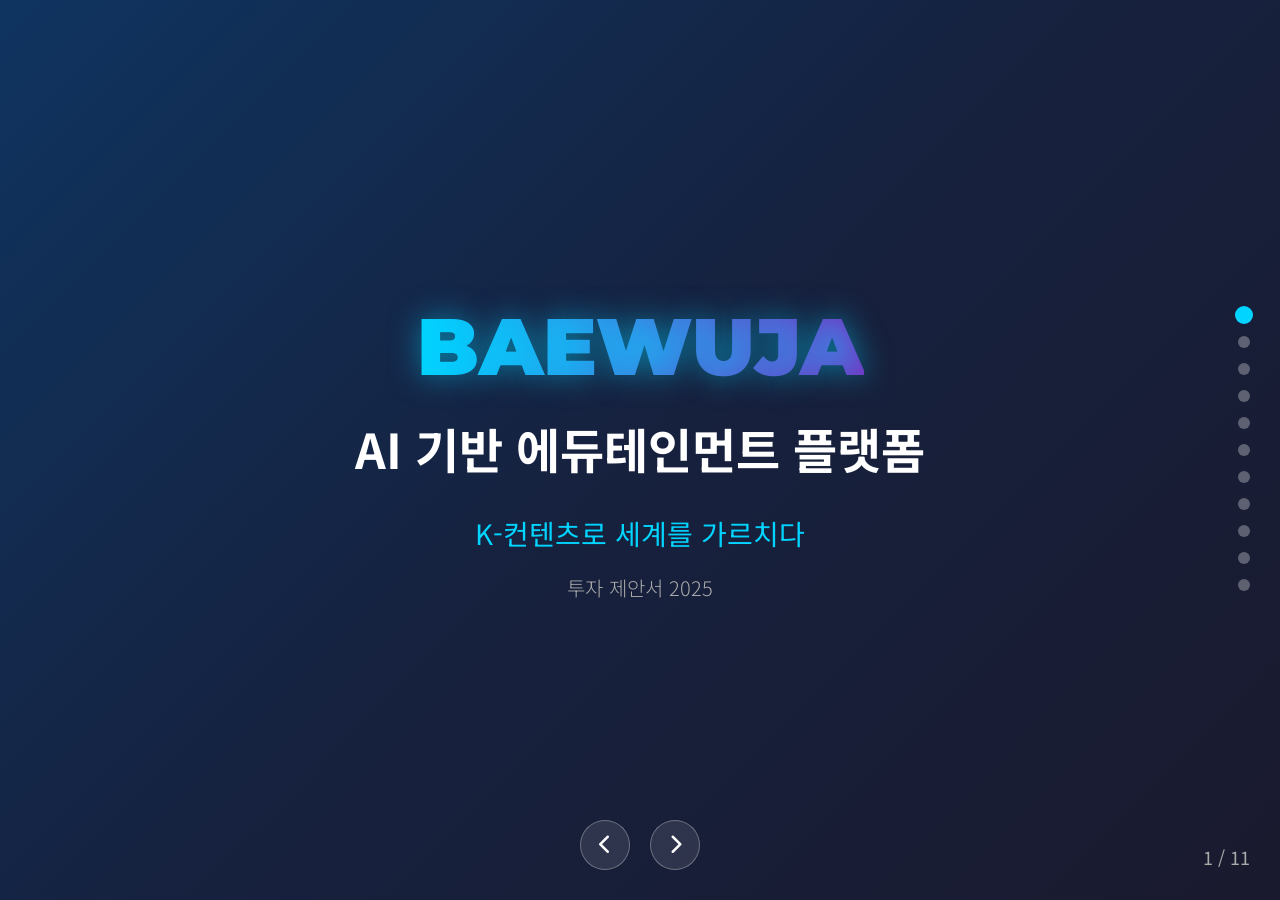
<file: baewuja-proposal.html>
<!DOCTYPE html>
<html lang="ko">
<head>
    <meta charset="UTF-8">
    <meta name="viewport" content="width=device-width, initial-scale=1.0">
    <title>BAEWUJA AI Edutainment Platform - 투자 제안서</title>
    <link href="https://fonts.googleapis.com/css2?family=Noto+Sans+KR:wght@300;400;500;700;900&family=Montserrat:wght@700;900&display=swap" rel="stylesheet">
    <link rel="stylesheet" href="https://cdn.jsdelivr.net/npm/@fortawesome/fontawesome-free@6.4.0/css/all.min.css">
    <style>
        * {
            margin: 0;
            padding: 0;
            box-sizing: border-box;
        }

        body {
            font-family: 'Noto Sans KR', sans-serif;
            background: #000;
            color: #fff;
            overflow: hidden;
        }

        .slide {
            width: 100vw;
            height: 100vh;
            display: none;
            flex-direction: column;
            justify-content: center;
            align-items: center;
            padding: 60px;
            position: relative;
            background: linear-gradient(135deg, #1a1a2e 0%, #16213e 100%);
        }

        .slide.active {
            display: flex;
        }

        /* Slide 1 - Cover */
        .slide-1 {
            background: linear-gradient(135deg, #0f3460 0%, #16213e 50%, #1a1a2e 100%);
        }

        .slide-1 .logo {
            font-family: 'Montserrat', sans-serif;
            font-size: 80px;
            font-weight: 900;
            background: linear-gradient(90deg, #00d4ff, #7b2cbf);
            -webkit-background-clip: text;
            -webkit-text-fill-color: transparent;
            margin-bottom: 20px;
            text-shadow: 0 0 30px rgba(0, 212, 255, 0.5);
        }

        .slide-1 h1 {
            font-size: 48px;
            margin-bottom: 30px;
            text-align: center;
            line-height: 1.4;
        }

        .slide-1 .subtitle {
            font-size: 28px;
            color: #00d4ff;
            margin-bottom: 20px;
        }

        .slide-1 .tagline {
            font-size: 20px;
            color: #aaa;
            font-weight: 300;
        }

        /* Slide 2 - Company */
        .slide-title {
            font-size: 56px;
            margin-bottom: 60px;
            background: linear-gradient(90deg, #00d4ff, #fff);
            -webkit-background-clip: text;
            -webkit-text-fill-color: transparent;
        }

        .content-box {
            background: rgba(255, 255, 255, 0.05);
            backdrop-filter: blur(10px);
            border: 1px solid rgba(255, 255, 255, 0.1);
            border-radius: 20px;
            padding: 40px;
            width: 100%;
            max-width: 1200px;
        }

        .company-info {
            display: grid;
            grid-template-columns: repeat(2, 1fr);
            gap: 30px;
            margin-bottom: 40px;
        }

        .info-item {
            display: flex;
            align-items: center;
            gap: 15px;
        }

        .info-item i {
            font-size: 32px;
            color: #00d4ff;
        }

        .info-item .label {
            font-size: 14px;
            color: #aaa;
            margin-bottom: 5px;
        }

        .info-item .value {
            font-size: 20px;
            font-weight: 700;
        }

        .vision-box {
            background: linear-gradient(135deg, rgba(0, 212, 255, 0.1), rgba(123, 44, 191, 0.1));
            border: 1px solid rgba(0, 212, 255, 0.3);
            border-radius: 15px;
            padding: 30px;
            margin-top: 30px;
        }

        .vision-box h3 {
            font-size: 24px;
            color: #00d4ff;
            margin-bottom: 15px;
        }

        .vision-box p {
            font-size: 18px;
            line-height: 1.8;
            color: #ddd;
        }

        /* Slide 3 - Market */
        .stats-grid {
            display: grid;
            grid-template-columns: repeat(3, 1fr);
            gap: 30px;
            width: 100%;
            max-width: 1200px;
        }

        .stat-card {
            background: rgba(255, 255, 255, 0.05);
            backdrop-filter: blur(10px);
            border: 1px solid rgba(0, 212, 255, 0.3);
            border-radius: 20px;
            padding: 40px;
            text-align: center;
            transition: transform 0.3s ease;
        }

        .stat-card:hover {
            transform: translateY(-10px);
            border-color: #00d4ff;
        }

        .stat-card .number {
            font-size: 56px;
            font-weight: 900;
            background: linear-gradient(90deg, #00d4ff, #7b2cbf);
            -webkit-background-clip: text;
            -webkit-text-fill-color: transparent;
            margin-bottom: 15px;
        }

        .stat-card .label {
            font-size: 18px;
            color: #ddd;
        }

        /* Slide 4 - Problems */
        .problems-grid {
            display: grid;
            grid-template-columns: repeat(2, 1fr);
            gap: 30px;
            width: 100%;
            max-width: 1200px;
        }

        .problem-card {
            background: rgba(255, 50, 50, 0.1);
            border: 1px solid rgba(255, 50, 50, 0.3);
            border-radius: 15px;
            padding: 30px;
        }

        .problem-card i {
            font-size: 40px;
            color: #ff3232;
            margin-bottom: 20px;
        }

        .problem-card h3 {
            font-size: 24px;
            margin-bottom: 15px;
            color: #ff6b6b;
        }

        .problem-card p {
            font-size: 16px;
            line-height: 1.6;
            color: #ddd;
        }

        /* Slide 5 - Solution */
        .solution-hero {
            text-align: center;
            margin-bottom: 50px;
        }

        .solution-hero h2 {
            font-size: 48px;
            margin-bottom: 20px;
            background: linear-gradient(90deg, #00ff88, #00d4ff);
            -webkit-background-clip: text;
            -webkit-text-fill-color: transparent;
        }

        .solution-features {
            display: grid;
            grid-template-columns: repeat(3, 1fr);
            gap: 25px;
            max-width: 1200px;
        }

        .feature-card {
            background: rgba(0, 255, 136, 0.05);
            border: 1px solid rgba(0, 255, 136, 0.3);
            border-radius: 15px;
            padding: 30px;
            text-align: center;
        }

        .feature-card i {
            font-size: 48px;
            color: #00ff88;
            margin-bottom: 20px;
        }

        .feature-card h4 {
            font-size: 20px;
            margin-bottom: 10px;
            color: #00ff88;
        }

        /* Slide 6 - AI Tech */
        .ai-tech-grid {
            display: grid;
            grid-template-columns: repeat(2, 1fr);
            gap: 25px;
            width: 100%;
            max-width: 1200px;
        }

        .ai-card {
            background: rgba(255, 255, 255, 0.05);
            border: 2px solid rgba(0, 212, 255, 0.5);
            border-radius: 20px;
            padding: 35px;
            transition: all 0.3s ease;
        }

        .ai-card:hover {
            transform: scale(1.05);
            border-color: #00d4ff;
            box-shadow: 0 0 30px rgba(0, 212, 255, 0.3);
        }

        .ai-card .tech-number {
            display: inline-block;
            width: 40px;
            height: 40px;
            background: #00d4ff;
            color: #000;
            border-radius: 50%;
            text-align: center;
            line-height: 40px;
            font-weight: 900;
            margin-bottom: 15px;
        }

        .ai-card h3 {
            font-size: 24px;
            margin-bottom: 15px;
            color: #00d4ff;
        }

        .ai-card p {
            font-size: 16px;
            line-height: 1.6;
            color: #ddd;
        }

        /* Navigation */
        .nav-dots {
            position: fixed;
            right: 30px;
            top: 50%;
            transform: translateY(-50%);
            z-index: 1000;
        }

        .nav-dot {
            width: 12px;
            height: 12px;
            background: rgba(255, 255, 255, 0.3);
            border-radius: 50%;
            margin: 15px 0;
            cursor: pointer;
            transition: all 0.3s ease;
        }

        .nav-dot.active {
            background: #00d4ff;
            transform: scale(1.5);
        }

        .slide-number {
            position: fixed;
            bottom: 30px;
            right: 30px;
            font-size: 18px;
            color: #aaa;
        }

        /* Arrow Navigation */
        .arrow-nav {
            position: fixed;
            bottom: 30px;
            left: 50%;
            transform: translateX(-50%);
            display: flex;
            gap: 20px;
        }

        .arrow-btn {
            width: 50px;
            height: 50px;
            background: rgba(255, 255, 255, 0.1);
            border: 1px solid rgba(255, 255, 255, 0.3);
            border-radius: 50%;
            display: flex;
            align-items: center;
            justify-content: center;
            cursor: pointer;
            transition: all 0.3s ease;
        }

        .arrow-btn:hover {
            background: #00d4ff;
            border-color: #00d4ff;
        }

        .arrow-btn i {
            font-size: 20px;
        }
    </style>
</head>
<body>
    <!-- Slide 1: Cover -->
    <div class="slide slide-1 active">
        <div class="logo">BAEWUJA</div>
        <h1>AI 기반 에듀테인먼트 플랫폼</h1>
        <div class="subtitle">K-컨텐츠로 세계를 가르치다</div>
        <div class="tagline">투자 제안서 2025</div>
    </div>

    <!-- Slide 2: Company Overview -->
    <div class="slide slide-2">
        <h2 class="slide-title">회사 개요</h2>
        <div class="content-box">
            <div class="company-info">
                <div class="info-item">
                    <i class="fas fa-building"></i>
                    <div>
                        <div class="label">회사명</div>
                        <div class="value">주식회사 배우자</div>
                    </div>
                </div>
                <div class="info-item">
                    <i class="fas fa-calendar"></i>
                    <div>
                        <div class="label">설립일</div>
                        <div class="value">2021년 1월</div>
                    </div>
                </div>
                <div class="info-item">
                    <i class="fas fa-user-tie"></i>
                    <div>
                        <div class="label">대표이사</div>
                        <div class="value">김준선, 김혁경</div>
                    </div>
                </div>
                <div class="info-item">
                    <i class="fas fa-map-marker-alt"></i>
                    <div>
                        <div class="label">위치</div>
                        <div class="value">서울 강남구</div>
                    </div>
                </div>
            </div>
            <div class="vision-box">
                <h3><i class="fas fa-rocket"></i> 비전</h3>
                <p>K-문화 컨텐츠를 기반으로 한국어, K-pop 댄스, K-pop 보컬 교육으로 시작해 K-패션, 음식, 뷰티, 게임, 스포츠 등으로 확장하여 글로벌 <strong>"배우자 Everything"</strong> 플랫폼 구축</p>
            </div>
        </div>
    </div>

    <!-- Slide 3: Market Opportunity -->
    <div class="slide slide-3">
        <h2 class="slide-title">시장 기회</h2>
        <div class="stats-grid">
            <div class="stat-card">
                <div class="number">$10B</div>
                <div class="label">글로벌 언어 학습 시장 규모<br/>(2024)</div>
            </div>
            <div class="stat-card">
                <div class="number">73%</div>
                <div class="label">베트남 한국어 학습자<br/>증가율 (YoY)</div>
            </div>
            <div class="stat-card">
                <div class="number">2.5M</div>
                <div class="label">베트남 내 K-pop 팬<br/>(2024)</div>
            </div>
        </div>
    </div>

    <!-- Slide 4: Problems -->
    <div class="slide slide-4">
        <h2 class="slide-title">기존 교육의 문제점</h2>
        <div class="problems-grid">
            <div class="problem-card">
                <i class="fas fa-user-clock"></i>
                <h3>높은 인건비</h3>
                <p>원어민 강사 섭외 및 관리 비용이 높아 교육비 상승</p>
            </div>
            <div class="problem-card">
                <i class="fas fa-globe"></i>
                <h3>지역 격차</h3>
                <p>양질의 교육 접근성이 지역별로 크게 차이남</p>
            </div>
            <div class="problem-card">
                <i class="fas fa-clock"></i>
                <h3>콘텐츠 제작 시간</h3>
                <p>강의 영상 제작 및 번역에 과도한 시간 소요</p>
            </div>
            <div class="problem-card">
                <i class="fas fa-chart-line"></i>
                <h3>실시간 피드백 부족</h3>
                <p>학습자의 발음/표현 교정이 지연되어 효과 저하</p>
            </div>
        </div>
    </div>

    <!-- Slide 5: Solution -->
    <div class="slide slide-5">
        <div class="solution-hero">
            <h2 class="slide-title">솔루션: AI 에듀테인먼트</h2>
            <p style="font-size: 20px; color: #ddd;">인공지능으로 모든 학습 과정을 자동화하고 개인화</p>
        </div>
        <div class="solution-features">
            <div class="feature-card">
                <i class="fas fa-robot"></i>
                <h4>AI 자동화</h4>
                <p>번역, 더빙, 편집 자동화</p>
            </div>
            <div class="feature-card">
                <i class="fas fa-microphone-alt"></i>
                <h4>실시간 발음 교정</h4>
                <p>AI 음성 인식 기반</p>
            </div>
            <div class="feature-card">
                <i class="fas fa-brain"></i>
                <h4>콘텐츠 자동 추출</h4>
                <p>드라마/예능서 학습 소재</p>
            </div>
            <div class="feature-card">
                <i class="fas fa-video"></i>
                <h4>TTS 강의 제작</h4>
                <p>무한 콘텐츠 생산</p>
            </div>
            <div class="feature-card">
                <i class="fas fa-cut"></i>
                <h4>자동 영상 편집</h4>
                <p>AI 기반 편집 툴</p>
            </div>
            <div class="feature-card">
                <i class="fas fa-users"></i>
                <h4>개인화 학습</h4>
                <p>학습자 맞춤 커리큘럼</p>
            </div>
        </div>
    </div>

    <!-- Slide 6: AI Technology -->
    <div class="slide slide-6">
        <h2 class="slide-title">핵심 AI 기술</h2>
        <div class="ai-tech-grid">
            <div class="ai-card">
                <div class="tech-number">1</div>
                <h3><i class="fas fa-language"></i> AI 번역 & 더빙</h3>
                <p>한국어 영상 대사를 베트남어로 자동 번역하고, AI TTS로 자연스러운 음성 더빙 생성</p>
            </div>
            <div class="ai-card">
                <div class="tech-number">2</div>
                <h3><i class="fas fa-video"></i> AI 영상 편집</h3>
                <p>컷 편집, 배경 음악 삽입, 자막 생성, 효과 추가를 완전 자동화하여 제작 시간 90% 단축</p>
            </div>
            <div class="ai-card">
                <div class="tech-number">3</div>
                <h3><i class="fas fa-search"></i> AI 콘텐츠 추출</h3>
                <p>최신 드라마/예능에서 유행 표현을 AI가 자동 분석하여 학습 콘텐츠로 즉시 변환</p>
            </div>
            <div class="ai-card">
                <div class="tech-number">4</div>
                <h3><i class="fas fa-microphone"></i> AI 발음 교정</h3>
                <p>학습자 발음을 녹음하면 원어민 발음과 비교 분석하여 실시간 교정 포인트 제공</p>
            </div>
            <div class="ai-card">
                <div class="tech-number">5</div>
                <h3><i class="fas fa-brain"></i> AI 개인화 학습</h3>
                <p>학습자 레벨, 관심사, 진도를 분석하여 맞춤형 커리큘럼과 콘텐츠 추천</p>
            </div>
        </div>
    </div>

    <!-- Slide 7: Business Model -->
    <div class="slide slide-7">
        <h2 class="slide-title">비즈니스 모델</h2>
        <div class="content-box">
            <div class="stats-grid">
                <div class="stat-card">
                    <i class="fas fa-graduation-cap" style="font-size: 48px; color: #00d4ff; margin-bottom: 20px;"></i>
                    <h3 style="font-size: 24px; margin-bottom: 15px; color: #00d4ff;">구독 모델</h3>
                    <p style="font-size: 16px; color: #ddd;">월 $9.99 ~ $29.99<br/>무제한 학습 콘텐츠 접근</p>
                </div>
                <div class="stat-card">
                    <i class="fas fa-building" style="font-size: 48px; color: #00d4ff; margin-bottom: 20px;"></i>
                    <h3 style="font-size: 24px; margin-bottom: 15px; color: #00d4ff;">B2B 라이선스</h3>
                    <p style="font-size: 16px; color: #ddd;">어학원, 학교, 기업<br/>AI 플랫폼 라이선스 판매</p>
                </div>
                <div class="stat-card">
                    <i class="fas fa-ad" style="font-size: 48px; color: #00d4ff; margin-bottom: 20px;"></i>
                    <h3 style="font-size: 24px; margin-bottom: 15px; color: #00d4ff;">광고 수익</h3>
                    <p style="font-size: 16px; color: #ddd;">K-브랜드 타겟 광고<br/>프리미엄 콘텐츠 스폰서십</p>
                </div>
            </div>
        </div>
    </div>

    <!-- Slide 8: Platform Architecture -->
    <div class="slide slide-8">
        <h2 class="slide-title">플랫폼 아키텍처</h2>
        <div class="content-box" style="max-width: 1000px;">
            <div style="text-align: center; margin-bottom: 40px;">
                <div style="display: inline-block; background: rgba(0, 212, 255, 0.1); border: 2px solid #00d4ff; border-radius: 15px; padding: 20px 40px; font-size: 24px; font-weight: 700; color: #00d4ff;">
                    K-콘텐츠 소스
                </div>
                <div style="margin: 20px 0; font-size: 32px; color: #00d4ff;">↓</div>
                <div style="display: inline-block; background: rgba(0, 255, 136, 0.1); border: 2px solid #00ff88; border-radius: 15px; padding: 20px 40px; font-size: 24px; font-weight: 700; color: #00ff88;">
                    AI 처리 엔진
                </div>
                <div style="margin: 20px 0; font-size: 32px; color: #00ff88;">↓</div>
                <div style="display: flex; justify-content: center; gap: 20px; flex-wrap: wrap;">
                    <div style="background: rgba(123, 44, 191, 0.1); border: 2px solid #7b2cbf; border-radius: 15px; padding: 15px 30px; font-size: 18px; color: #7b2cbf;">번역 & 더빙</div>
                    <div style="background: rgba(123, 44, 191, 0.1); border: 2px solid #7b2cbf; border-radius: 15px; padding: 15px 30px; font-size: 18px; color: #7b2cbf;">영상 편집</div>
                    <div style="background: rgba(123, 44, 191, 0.1); border: 2px solid #7b2cbf; border-radius: 15px; padding: 15px 30px; font-size: 18px; color: #7b2cbf;">발음 분석</div>
                </div>
                <div style="margin: 20px 0; font-size: 32px; color: #7b2cbf;">↓</div>
                <div style="display: inline-block; background: rgba(255, 215, 0, 0.1); border: 2px solid #ffd700; border-radius: 15px; padding: 20px 40px; font-size: 24px; font-weight: 700; color: #ffd700;">
                    학습자 플랫폼
                </div>
            </div>
        </div>
    </div>

    <!-- Slide 9: Roadmap -->
    <div class="slide slide-9">
        <h2 class="slide-title">로드맵</h2>
        <div class="content-box" style="max-width: 1100px;">
            <div style="display: grid; grid-template-columns: repeat(3, 1fr); gap: 30px;">
                <div style="background: rgba(0, 212, 255, 0.1); border: 2px solid #00d4ff; border-radius: 15px; padding: 30px;">
                    <div style="font-size: 32px; font-weight: 900; color: #00d4ff; margin-bottom: 15px;">2023</div>
                    <h3 style="font-size: 20px; margin-bottom: 15px; color: #00d4ff;">베트남 런칭</h3>
                    <ul style="font-size: 16px; line-height: 1.8; color: #ddd; padding-left: 20px;">
                        <li>AI 번역/TTS 베타</li>
                        <li>한국어 기초 과정</li>
                        <li>1만명 가입 목표</li>
                    </ul>
                </div>
                <div style="background: rgba(0, 255, 136, 0.1); border: 2px solid #00ff88; border-radius: 15px; padding: 30px;">
                    <div style="font-size: 32px; font-weight: 900; color: #00ff88; margin-bottom: 15px;">2024</div>
                    <h3 style="font-size: 20px; margin-bottom: 15px; color: #00ff88;">확장 & 고도화</h3>
                    <ul style="font-size: 16px; line-height: 1.8; color: #ddd; padding-left: 20px;">
                        <li>필리핀, 태국 진출</li>
                        <li>K-pop 댄스/보컬</li>
                        <li>10만명 가입 목표</li>
                    </ul>
                </div>
                <div style="background: rgba(255, 215, 0, 0.1); border: 2px solid #ffd700; border-radius: 15px; padding: 30px;">
                    <div style="font-size: 32px; font-weight: 900; color: #ffd700; margin-bottom: 15px;">2025</div>
                    <h3 style="font-size: 20px; margin-bottom: 15px; color: #ffd700;">글로벌 플랫폼</h3>
                    <ul style="font-size: 16px; line-height: 1.8; color: #ddd; padding-left: 20px;">
                        <li>남미, 유럽, 미국</li>
                        <li>메타버스 교육</li>
                        <li>100만명 가입 목표</li>
                    </ul>
                </div>
            </div>
        </div>
    </div>

    <!-- Slide 10: Investment Proposal -->
    <div class="slide slide-10">
        <h2 class="slide-title">투자 제안</h2>
        <div class="content-box" style="max-width: 900px;">
            <div class="stats-grid" style="grid-template-columns: repeat(2, 1fr); margin-bottom: 40px;">
                <div class="stat-card">
                    <div class="number">$3M</div>
                    <div class="label">목표 투자 유치</div>
                </div>
                <div class="stat-card">
                    <div class="number">15%</div>
                    <div class="label">지분 제안</div>
                </div>
            </div>
            <div class="vision-box">
                <h3><i class="fas fa-chart-line"></i> 투자 사용처</h3>
                <div style="display: grid; grid-template-columns: repeat(2, 1fr); gap: 20px; margin-top: 20px;">
                    <div style="display: flex; align-items: center; gap: 15px;">
                        <div style="min-width: 60px; height: 60px; background: #00d4ff; border-radius: 50%; display: flex; align-items: center; justify-content: center; font-size: 24px; font-weight: 900; color: #000;">40%</div>
                        <div style="font-size: 16px;">AI 기술 개발</div>
                    </div>
                    <div style="display: flex; align-items: center; gap: 15px;">
                        <div style="min-width: 60px; height: 60px; background: #00ff88; border-radius: 50%; display: flex; align-items: center; justify-content: center; font-size: 24px; font-weight: 900; color: #000;">30%</div>
                        <div style="font-size: 16px;">콘텐츠 제작</div>
                    </div>
                    <div style="display: flex; align-items: center; gap: 15px;">
                        <div style="min-width: 60px; height: 60px; background: #ffd700; border-radius: 50%; display: flex; align-items: center; justify-content: center; font-size: 24px; font-weight: 900; color: #000;">20%</div>
                        <div style="font-size: 16px;">마케팅</div>
                    </div>
                    <div style="display: flex; align-items: center; gap: 15px;">
                        <div style="min-width: 60px; height: 60px; background: #7b2cbf; border-radius: 50%; display: flex; align-items: center; justify-content: center; font-size: 24px; font-weight: 900; color: #fff;">10%</div>
                        <div style="font-size: 16px;">운영비</div>
                    </div>
                </div>
            </div>
        </div>
    </div>

    <!-- Slide 11: Contact -->
    <div class="slide slide-11">
        <div style="text-align: center;">
            <div class="logo">BAEWUJA</div>
            <h2 style="font-size: 48px; margin: 30px 0;">함께 세계를 가르칩시다</h2>
            <div style="font-size: 24px; color: #00d4ff; margin-bottom: 50px;">AI로 K-컨텐츠를 전 세계에</div>
            <div style="background: rgba(255, 255, 255, 0.05); backdrop-filter: blur(10px); border: 1px solid rgba(255, 255, 255, 0.1); border-radius: 20px; padding: 40px; display: inline-block; text-align: left;">
                <div style="display: flex; align-items: center; gap: 20px; margin-bottom: 20px;">
                    <i class="fas fa-envelope" style="font-size: 24px; color: #00d4ff;"></i>
                    <span style="font-size: 20px;">contact@baewuja.com</span>
                </div>
                <div style="display: flex; align-items: center; gap: 20px; margin-bottom: 20px;">
                    <i class="fas fa-phone" style="font-size: 24px; color: #00d4ff;"></i>
                    <span style="font-size: 20px;">+82-2-1234-5678</span>
                </div>
                <div style="display: flex; align-items: center; gap: 20px;">
                    <i class="fas fa-map-marker-alt" style="font-size: 24px; color: #00d4ff;"></i>
                    <span style="font-size: 20px;">서울 강남구 테헤란로 77길 11-19</span>
                </div>
            </div>
        </div>
    </div>

    <!-- Navigation -->
    <div class="nav-dots" id="navDots"></div>
    <div class="slide-number"><span id="currentSlide">1</span> / <span id="totalSlides">11</span></div>
    <div class="arrow-nav">
        <div class="arrow-btn" id="prevBtn"><i class="fas fa-chevron-left"></i></div>
        <div class="arrow-btn" id="nextBtn"><i class="fas fa-chevron-right"></i></div>
    </div>

    <script>
        let currentSlide = 0;
        const slides = document.querySelectorAll('.slide');
        const totalSlides = slides.length;
        
        document.getElementById('totalSlides').textContent = totalSlides;

        // Create navigation dots
        const navDots = document.getElementById('navDots');
        for (let i = 0; i < totalSlides; i++) {
            const dot = document.createElement('div');
            dot.className = 'nav-dot';
            if (i === 0) dot.classList.add('active');
            dot.addEventListener('click', () => goToSlide(i));
            navDots.appendChild(dot);
        }

        function showSlide(index) {
            slides.forEach(slide => slide.classList.remove('active'));
            slides[index].classList.add('active');
            
            const dots = document.querySelectorAll('.nav-dot');
            dots.forEach(dot => dot.classList.remove('active'));
            dots[index].classList.add('active');
            
            document.getElementById('currentSlide').textContent = index + 1;
        }

        function nextSlide() {
            currentSlide = (currentSlide + 1) % totalSlides;
            showSlide(currentSlide);
        }

        function prevSlide() {
            currentSlide = (currentSlide - 1 + totalSlides) % totalSlides;
            showSlide(currentSlide);
        }

        function goToSlide(index) {
            currentSlide = index;
            showSlide(currentSlide);
        }

        // Event listeners
        document.getElementById('nextBtn').addEventListener('click', nextSlide);
        document.getElementById('prevBtn').addEventListener('click', prevSlide);

        // Keyboard navigation
        document.addEventListener('keydown', (e) => {
            if (e.key === 'ArrowRight' || e.key === ' ') nextSlide();
            if (e.key === 'ArrowLeft') prevSlide();
        });
    </script>
</body>
</html>
</file>
<file: styles.css>
/* ========================================
   AKstillDreamin Official Project Page
   Neo Hero Virtual Idol Band
======================================== */

/* ========================================
   1. CSS Variables & Global Styles
======================================== */

:root {
    /* Colors */
    --color-bg-dark: #0a0a1a;
    --color-bg-darker: #050510;
    --color-gold: #f0c040;
    --color-cyan: #00d4ff;
    --color-purple: #9945ff;
    --color-white: #ffffff;
    --color-gray-light: #cccccc;
    --color-gray: #888888;
    
    /* Glassmorphism */
    --glass-bg: rgba(255, 255, 255, 0.05);
    --glass-border: rgba(255, 255, 255, 0.1);
    --glass-shadow: rgba(0, 0, 0, 0.3);
    
    /* Typography */
    --font-en: 'Orbitron', sans-serif;
    --font-kr: 'Noto Sans KR', sans-serif;
    
    /* Spacing */
    --container-max: 1400px;
    --spacing-section: 120px;
    --spacing-large: 80px;
    --spacing-medium: 40px;
    --spacing-small: 20px;
}

* {
    margin: 0;
    padding: 0;
    box-sizing: border-box;
}

body {
    background-color: var(--color-bg-dark);
    color: var(--color-white);
    font-family: var(--font-kr);
    line-height: 1.6;
    overflow-x: hidden;
}

.container {
    max-width: var(--container-max);
    margin: 0 auto;
    padding: 0 var(--spacing-medium);
}

/* ========================================
   2. Navigation Bar
======================================== */

.navbar {
    position: fixed;
    top: 0;
    left: 0;
    right: 0;
    z-index: 1000;
    background: transparent;
    transition: all 0.3s ease;
}

.navbar.scrolled {
    background: rgba(10, 10, 26, 0.9);
    backdrop-filter: blur(20px);
    box-shadow: 0 4px 30px rgba(0, 0, 0, 0.5);
}

.nav-container {
    max-width: var(--container-max);
    margin: 0 auto;
    padding: 20px 40px;
    display: flex;
    justify-content: space-between;
    align-items: center;
}

.nav-logo .logo-text {
    font-family: var(--font-en);
    font-size: 24px;
    font-weight: 900;
    color: var(--color-gold);
    text-shadow: 0 0 20px rgba(240, 192, 64, 0.6);
}

.nav-menu {
    display: flex;
    list-style: none;
    gap: 30px;
}

.nav-menu a {
    font-family: var(--font-en);
    font-size: 14px;
    font-weight: 500;
    color: var(--color-white);
    text-decoration: none;
    transition: all 0.3s ease;
    position: relative;
}

.nav-menu a:hover {
    color: var(--color-cyan);
    text-shadow: 0 0 10px rgba(0, 212, 255, 0.6);
}

.nav-menu a::after {
    content: '';
    position: absolute;
    bottom: -5px;
    left: 0;
    width: 0;
    height: 2px;
    background: var(--color-cyan);
    transition: width 0.3s ease;
}

.nav-menu a:hover::after {
    width: 100%;
}

.nav-toggle {
    display: none;
    flex-direction: column;
    gap: 5px;
    cursor: pointer;
}

.nav-toggle span {
    width: 25px;
    height: 3px;
    background: var(--color-gold);
    transition: all 0.3s ease;
}

/* ========================================
   3. Hero Section
======================================== */

.hero {
    position: relative;
    height: 100vh;
    display: flex;
    align-items: center;
    justify-content: center;
    background: linear-gradient(135deg, #0a0a1a 0%, #1a1a3a 50%, #0a0a1a 100%);
    overflow: hidden;
}

.hero::before {
    content: '';
    position: absolute;
    top: 0;
    left: 0;
    right: 0;
    bottom: 0;
    background: linear-gradient(to bottom, rgba(10, 10, 26, 0.7), rgba(10, 10, 26, 0.9));
}

#particles {
    position: absolute;
    top: 0;
    left: 0;
    width: 100%;
    height: 100%;
}

.hero-overlay {
    position: absolute;
    top: 0;
    left: 0;
    right: 0;
    bottom: 0;
    background: radial-gradient(circle at center, transparent 0%, rgba(10, 10, 26, 0.8) 100%);
}

.hero-content {
    position: relative;
    z-index: 10;
    text-align: center;
    animation: fadeInUp 1.5s ease-out;
}

.hero-badge {
    font-family: var(--font-en);
    font-size: 14px;
    font-weight: 700;
    color: var(--color-gold);
    letter-spacing: 4px;
    margin-bottom: 20px;
    animation: glow 2s ease-in-out infinite alternate;
}

.hero-title {
    font-family: var(--font-en);
    font-size: clamp(60px, 10vw, 140px);
    font-weight: 900;
    color: var(--color-gold);
    margin-bottom: 30px;
    text-shadow: 
        0 0 20px rgba(240, 192, 64, 0.8),
        0 0 40px rgba(240, 192, 64, 0.6),
        0 0 60px rgba(240, 192, 64, 0.4);
    animation: titlePulse 3s ease-in-out infinite;
}

.hero-subtitle-en {
    font-family: var(--font-en);
    font-size: clamp(16px, 2vw, 24px);
    font-weight: 700;
    color: var(--color-cyan);
    letter-spacing: 3px;
    margin-bottom: 10px;
    text-shadow: 0 0 15px rgba(0, 212, 255, 0.6);
}

.hero-subtitle-kr {
    font-size: clamp(18px, 2.5vw, 28px);
    font-weight: 500;
    color: var(--color-white);
    margin-bottom: 50px;
}

.scroll-indicator {
    position: absolute;
    bottom: 50px;
    left: 50%;
    transform: translateX(-50%);
    color: var(--color-gold);
    font-size: 32px;
    animation: bounce 2s infinite;
    cursor: pointer;
}

/* ========================================
   4. Section Common Styles
======================================== */

.section {
    padding: var(--spacing-section) 0;
    position: relative;
}

.section-title {
    font-family: var(--font-en);
    font-size: clamp(36px, 5vw, 56px);
    font-weight: 900;
    color: var(--color-gold);
    text-align: center;
    margin-bottom: 20px;
    text-shadow: 0 0 20px rgba(240, 192, 64, 0.5);
}

.section-divider {
    width: 200px;
    height: 3px;
    background: linear-gradient(90deg, transparent, var(--color-cyan), transparent);
    margin: 0 auto 60px;
    box-shadow: 0 0 20px rgba(0, 212, 255, 0.6);
}

/* ========================================
   5. Glass Card Component
======================================== */

.glass-card {
    background: var(--glass-bg);
    border: 1px solid var(--glass-border);
    border-radius: 20px;
    padding: 40px;
    backdrop-filter: blur(20px);
    box-shadow: 0 8px 32px var(--glass-shadow);
    transition: all 0.4s ease;
}

.glass-card:hover {
    transform: translateY(-10px);
    box-shadow: 
        0 12px 40px var(--glass-shadow),
        0 0 30px rgba(0, 212, 255, 0.3);
    border-color: rgba(0, 212, 255, 0.3);
}

.card-icon {
    font-size: 48px;
    margin-bottom: 20px;
}

.card-title {
    font-family: var(--font-en);
    font-size: 24px;
    font-weight: 700;
    color: var(--color-cyan);
    margin-bottom: 15px;
}

.card-content {
    font-size: 16px;
    line-height: 1.8;
    color: var(--color-gray-light);
}

/* ========================================
   6. Overview Section
======================================== */

.overview-grid {
    display: grid;
    grid-template-columns: repeat(auto-fit, minmax(280px, 1fr));
    gap: 30px;
}

/* ========================================
   7. Members Section
======================================== */

.members-grid {
    display: grid;
    grid-template-columns: repeat(auto-fill, minmax(300px, 1fr));
    gap: 40px;
}

.member-card {
    position: relative;
    background: var(--glass-bg);
    border: 1px solid var(--glass-border);
    border-radius: 20px;
    overflow: hidden;
    backdrop-filter: blur(20px);
    transition: all 0.4s ease;
}

.member-card:hover {
    transform: translateY(-15px);
    box-shadow: 
        0 15px 50px var(--glass-shadow),
        0 0 40px rgba(240, 192, 64, 0.3);
}

.member-card.special-guest {
    border: 2px solid var(--color-cyan);
    box-shadow: 0 0 30px rgba(0, 255, 204, 0.3);
}

.special-badge {
    position: absolute;
    top: 15px;
    right: 15px;
    background: linear-gradient(135deg, var(--color-cyan), var(--color-purple));
    color: var(--color-white);
    font-family: var(--font-en);
    font-size: 11px;
    font-weight: 700;
    padding: 6px 12px;
    border-radius: 20px;
    z-index: 10;
    box-shadow: 0 4px 15px rgba(0, 212, 255, 0.4);
}

.member-image-wrapper {
    position: relative;
    width: 100%;
    padding-top: 120%;
    overflow: hidden;
}

.member-image {
    position: absolute;
    top: 0;
    left: 0;
    width: 100%;
    height: 100%;
    object-fit: contain;
    transition: transform 0.5s ease;
    background: linear-gradient(135deg, rgba(240, 192, 64, 0.2), rgba(153, 69, 255, 0.2));
}

.member-image[src*="genspark"] {
    background: linear-gradient(135deg, rgba(0, 212, 255, 0.15), rgba(153, 69, 255, 0.15));
}

.member-card:hover .member-image {
    transform: scale(1.1);
}

.member-glow {
    position: absolute;
    bottom: 0;
    left: 0;
    right: 0;
    height: 50%;
    background: linear-gradient(to top, rgba(10, 10, 26, 0.9), transparent);
    pointer-events: none;
}

.member-info {
    padding: 25px;
}

.member-name {
    font-family: var(--font-kr);
    font-size: 28px;
    font-weight: 900;
    color: var(--color-gold);
    margin-bottom: 5px;
    text-shadow: 0 0 15px rgba(240, 192, 64, 0.5);
}

.member-name-en {
    font-family: var(--font-en);
    font-size: 14px;
    font-weight: 500;
    color: var(--color-gray);
    margin-bottom: 10px;
}

.member-role {
    font-size: 16px;
    font-weight: 700;
    color: var(--color-cyan);
    margin-bottom: 10px;
}

.member-motif {
    font-size: 14px;
    color: var(--color-gray-light);
    margin-bottom: 15px;
    font-style: italic;
}

.member-concept {
    font-size: 14px;
    line-height: 1.7;
    color: var(--color-gray-light);
    margin-bottom: 15px;
}

.member-color-tag {
    display: inline-block;
    font-size: 12px;
    font-weight: 700;
    color: var(--color-white);
    padding: 6px 15px;
    border-radius: 20px;
    box-shadow: 0 4px 15px rgba(0, 0, 0, 0.3);
}

/* ========================================
   8. Album Section
======================================== */

.album-header {
    text-align: center;
    margin-bottom: 60px;
}

.album-release-date {
    font-family: var(--font-en);
    font-size: 14px;
    font-weight: 700;
    color: var(--color-cyan);
    letter-spacing: 3px;
    margin-bottom: 20px;
    text-shadow: 0 0 10px rgba(0, 212, 255, 0.5);
}

.album-title-box {
    display: inline-block;
    background: linear-gradient(135deg, rgba(240, 192, 64, 0.1), rgba(153, 69, 255, 0.1));
    border: 2px solid var(--color-gold);
    border-radius: 20px;
    padding: 30px 60px;
    box-shadow: 0 0 40px rgba(240, 192, 64, 0.3);
}

.album-title-box-full {
    border: 3px solid var(--color-cyan);
    box-shadow: 0 0 50px rgba(0, 212, 255, 0.4);
    background: linear-gradient(135deg, rgba(0, 212, 255, 0.1), rgba(153, 69, 255, 0.1));
}

.album-title {
    font-family: var(--font-en);
    font-size: clamp(24px, 4vw, 42px);
    font-weight: 900;
    color: var(--color-gold);
    text-shadow: 0 0 20px rgba(240, 192, 64, 0.6);
    margin-bottom: 10px;
}

.album-subtitle {
    font-family: var(--font-kr);
    font-size: 16px;
    font-weight: 500;
    color: var(--color-cyan);
    margin-top: 10px;
}

.tracklist {
    max-width: 1000px;
    margin: 0 auto;
}

.track-item {
    display: flex;
    align-items: center;
    gap: 30px;
    background: var(--glass-bg);
    border: 1px solid var(--glass-border);
    border-radius: 15px;
    padding: 30px;
    margin-bottom: 20px;
    backdrop-filter: blur(20px);
    transition: all 0.3s ease;
    cursor: pointer;
    position: relative;
}

.track-item-full {
    border: 2px solid rgba(0, 212, 255, 0.3);
    background: linear-gradient(135deg, rgba(0, 212, 255, 0.05), rgba(153, 69, 255, 0.05));
}

.track-badge {
    position: absolute;
    top: 15px;
    right: 15px;
    background: linear-gradient(135deg, var(--color-cyan), var(--color-purple));
    color: var(--color-white);
    font-family: var(--font-en);
    font-size: 11px;
    font-weight: 700;
    padding: 5px 12px;
    border-radius: 15px;
    box-shadow: 0 4px 15px rgba(0, 212, 255, 0.4);
}

.track-item:hover {
    background: rgba(255, 255, 255, 0.08);
    border-color: var(--color-cyan);
    box-shadow: 0 8px 30px rgba(0, 212, 255, 0.2);
}

.track-number {
    font-family: var(--font-en);
    font-size: 14px;
    font-weight: 700;
    color: var(--color-gold);
    writing-mode: vertical-rl;
    text-orientation: mixed;
    letter-spacing: 2px;
}

.track-info {
    flex: 1;
}

.track-title {
    font-family: var(--font-kr);
    font-size: 24px;
    font-weight: 700;
    color: var(--color-white);
    margin-bottom: 10px;
}

.track-fire {
    font-size: 20px;
    animation: fireFlicker 1.5s ease-in-out infinite;
}

.track-description {
    font-size: 15px;
    color: var(--color-gray-light);
    margin-bottom: 15px;
    line-height: 1.6;
}

.track-tags {
    display: flex;
    gap: 10px;
    flex-wrap: wrap;
}

.track-tag {
    font-family: var(--font-kr);
    font-size: 12px;
    font-weight: 500;
    color: var(--color-cyan);
    background: rgba(0, 212, 255, 0.1);
    border: 1px solid rgba(0, 212, 255, 0.3);
    padding: 5px 12px;
    border-radius: 15px;
}

.track-play {
    font-size: 28px;
    color: var(--color-gold);
    transition: all 0.3s ease;
}

.track-item:hover .track-play {
    color: var(--color-cyan);
    transform: scale(1.2);
    text-shadow: 0 0 20px rgba(0, 212, 255, 0.6);
}

/* Audio Player Styles */
.audio-player {
    display: flex;
    align-items: center;
    gap: 15px;
    margin-top: 15px;
    padding: 15px;
    background: rgba(0, 212, 255, 0.05);
    border: 1px solid rgba(0, 212, 255, 0.2);
    border-radius: 10px;
    backdrop-filter: blur(10px);
}

.audio-player audio {
    display: none;
}

.play-btn {
    width: 45px;
    height: 45px;
    border-radius: 50%;
    border: 2px solid var(--color-gold);
    background: linear-gradient(135deg, rgba(240, 192, 64, 0.2), rgba(153, 69, 255, 0.2));
    color: var(--color-gold);
    font-size: 18px;
    cursor: pointer;
    display: flex;
    align-items: center;
    justify-content: center;
    transition: all 0.3s ease;
    flex-shrink: 0;
}

.play-btn:hover {
    background: var(--color-gold);
    color: var(--color-bg-dark);
    box-shadow: 0 0 20px rgba(240, 192, 64, 0.6);
    transform: scale(1.1);
}

.play-btn.playing {
    border-color: var(--color-cyan);
    background: linear-gradient(135deg, rgba(0, 212, 255, 0.3), rgba(153, 69, 255, 0.3));
    color: var(--color-cyan);
    box-shadow: 0 0 30px rgba(0, 212, 255, 0.6);
    animation: pulse 1.5s infinite;
}

.progress-container {
    flex: 1;
    height: 6px;
    background: rgba(255, 255, 255, 0.1);
    border-radius: 3px;
    cursor: pointer;
    position: relative;
    overflow: hidden;
}

.progress-bar {
    height: 100%;
    background: linear-gradient(90deg, var(--color-gold), var(--color-cyan));
    border-radius: 3px;
    width: 0%;
    transition: width 0.1s linear;
    box-shadow: 0 0 10px rgba(0, 212, 255, 0.5);
}

.time-display {
    font-family: var(--font-en);
    font-size: 12px;
    color: var(--color-gray-light);
    white-space: nowrap;
    min-width: 80px;
}

.volume-btn {
    width: 35px;
    height: 35px;
    border-radius: 50%;
    border: 1px solid var(--color-gray);
    background: transparent;
    color: var(--color-gray);
    font-size: 14px;
    cursor: pointer;
    display: flex;
    align-items: center;
    justify-content: center;
    transition: all 0.3s ease;
}

.volume-btn:hover {
    color: var(--color-cyan);
    border-color: var(--color-cyan);
    box-shadow: 0 0 15px rgba(0, 212, 255, 0.4);
}

@keyframes pulse {
    0%, 100% {
        box-shadow: 0 0 20px rgba(0, 212, 255, 0.4);
    }
    50% {
        box-shadow: 0 0 40px rgba(0, 212, 255, 0.8);
    }
}

/* ========================================
   9. Market Analysis Section
======================================== */

.kpi-grid {
    display: grid;
    grid-template-columns: repeat(auto-fit, minmax(300px, 1fr));
    gap: 30px;
    margin-bottom: 80px;
}

.kpi-card {
    background: var(--glass-bg);
    border: 2px solid var(--glass-border);
    border-radius: 20px;
    padding: 40px;
    text-align: center;
    backdrop-filter: blur(20px);
    transition: all 0.4s ease;
}

.kpi-card:hover {
    transform: translateY(-10px);
    box-shadow: 0 15px 50px rgba(240, 192, 64, 0.3);
    border-color: var(--color-gold);
}

.kpi-icon {
    font-size: 56px;
    margin-bottom: 20px;
}

.kpi-value {
    font-family: var(--font-en);
    font-size: clamp(28px, 4vw, 42px);
    font-weight: 900;
    color: var(--color-gold);
    margin-bottom: 15px;
    text-shadow: 0 0 20px rgba(240, 192, 64, 0.5);
}

.kpi-label {
    font-size: 16px;
    font-weight: 500;
    color: var(--color-white);
    margin-bottom: 10px;
}

.kpi-source {
    font-size: 13px;
    color: var(--color-gray);
    font-style: italic;
}

.market-comparison {
    display: grid;
    grid-template-columns: repeat(auto-fit, minmax(500px, 1fr));
    gap: 40px;
}

.market-block {
    background: var(--glass-bg);
    border: 2px solid var(--glass-border);
    border-radius: 20px;
    padding: 40px;
    backdrop-filter: blur(20px);
}

.market-opportunity {
    border-color: rgba(34, 197, 94, 0.5);
    background: linear-gradient(135deg, rgba(34, 197, 94, 0.05), rgba(34, 197, 94, 0.02));
}

.market-differentiation {
    border-color: rgba(240, 192, 64, 0.5);
    background: linear-gradient(135deg, rgba(240, 192, 64, 0.05), rgba(240, 192, 64, 0.02));
}

.market-block-title {
    font-family: var(--font-kr);
    font-size: 28px;
    font-weight: 900;
    margin-bottom: 25px;
}

.market-opportunity .market-block-title {
    color: rgb(34, 197, 94);
    text-shadow: 0 0 15px rgba(34, 197, 94, 0.4);
}

.market-differentiation .market-block-title {
    color: var(--color-gold);
    text-shadow: 0 0 15px rgba(240, 192, 64, 0.4);
}

.market-list {
    list-style: none;
}

.market-list li {
    font-size: 15px;
    line-height: 2;
    color: var(--color-gray-light);
    margin-bottom: 12px;
}

/* ========================================
   10. Roadmap Section
======================================== */

.roadmap-timeline {
    max-width: 900px;
    margin: 0 auto;
    position: relative;
}

.roadmap-timeline::before {
    content: '';
    position: absolute;
    left: 50px;
    top: 0;
    bottom: 0;
    width: 3px;
    background: linear-gradient(to bottom, var(--color-cyan), var(--color-purple));
    box-shadow: 0 0 20px rgba(0, 212, 255, 0.5);
}

.roadmap-item {
    display: flex;
    gap: 30px;
    margin-bottom: 60px;
    position: relative;
}

.roadmap-icon {
    width: 100px;
    height: 100px;
    display: flex;
    align-items: center;
    justify-content: center;
    font-size: 40px;
    background: var(--glass-bg);
    border: 3px solid var(--color-cyan);
    border-radius: 50%;
    backdrop-filter: blur(20px);
    box-shadow: 0 0 30px rgba(0, 212, 255, 0.4);
    transition: all 0.3s ease;
    flex-shrink: 0;
}

.roadmap-item:hover .roadmap-icon {
    transform: scale(1.1) rotate(5deg);
    box-shadow: 0 0 50px rgba(0, 212, 255, 0.6);
}

.roadmap-content {
    flex: 1;
    background: var(--glass-bg);
    border: 1px solid var(--glass-border);
    border-radius: 15px;
    padding: 30px;
    backdrop-filter: blur(20px);
}

.roadmap-period {
    font-family: var(--font-en);
    font-size: 24px;
    font-weight: 900;
    color: var(--color-gold);
    margin-bottom: 10px;
    text-shadow: 0 0 15px rgba(240, 192, 64, 0.5);
}

.roadmap-description {
    font-size: 16px;
    color: var(--color-gray-light);
    line-height: 1.6;
}

/* ========================================
   11. Footer
======================================== */

.footer {
    background: var(--color-bg-darker);
    border-top: 1px solid rgba(240, 192, 64, 0.2);
    padding: 60px 0 30px;
    margin-top: 80px;
}

.footer-content {
    display: flex;
    justify-content: space-between;
    align-items: center;
    margin-bottom: 40px;
}

.footer-brand {
    font-family: var(--font-en);
    font-size: 32px;
    font-weight: 900;
    color: var(--color-gold);
    margin-bottom: 10px;
    text-shadow: 0 0 20px rgba(240, 192, 64, 0.5);
}

.footer-slogan {
    font-size: 16px;
    color: var(--color-gray-light);
    font-style: italic;
}

.footer-social {
    display: flex;
    gap: 20px;
}

.social-icon {
    width: 50px;
    height: 50px;
    display: flex;
    align-items: center;
    justify-content: center;
    background: var(--glass-bg);
    border: 1px solid var(--glass-border);
    border-radius: 50%;
    color: var(--color-gold);
    font-size: 22px;
    text-decoration: none;
    transition: all 0.3s ease;
}

.social-icon:hover {
    background: var(--color-gold);
    color: var(--color-bg-dark);
    transform: translateY(-5px);
    box-shadow: 0 10px 30px rgba(240, 192, 64, 0.4);
}

.footer-copyright {
    text-align: center;
    padding-top: 30px;
    border-top: 1px solid rgba(255, 255, 255, 0.1);
}

.footer-copyright p {
    font-size: 14px;
    color: var(--color-gray);
}

/* ========================================
   12. Animations
======================================== */

@keyframes fadeInUp {
    from {
        opacity: 0;
        transform: translateY(50px);
    }
    to {
        opacity: 1;
        transform: translateY(0);
    }
}

@keyframes glow {
    from {
        text-shadow: 0 0 10px rgba(240, 192, 64, 0.5);
    }
    to {
        text-shadow: 0 0 20px rgba(240, 192, 64, 0.8);
    }
}

@keyframes titlePulse {
    0%, 100% {
        text-shadow: 
            0 0 20px rgba(240, 192, 64, 0.8),
            0 0 40px rgba(240, 192, 64, 0.6),
            0 0 60px rgba(240, 192, 64, 0.4);
    }
    50% {
        text-shadow: 
            0 0 30px rgba(240, 192, 64, 1),
            0 0 60px rgba(240, 192, 64, 0.8),
            0 0 90px rgba(240, 192, 64, 0.6);
    }
}

@keyframes bounce {
    0%, 100% {
        transform: translateX(-50%) translateY(0);
    }
    50% {
        transform: translateX(-50%) translateY(-20px);
    }
}

@keyframes fireFlicker {
    0%, 100% {
        opacity: 1;
        transform: scale(1);
    }
    50% {
        opacity: 0.8;
        transform: scale(1.1);
    }
}

/* Scroll Animation Support */
[data-aos] {
    opacity: 0;
    transition: opacity 0.8s ease, transform 0.8s ease;
}

[data-aos].aos-animate {
    opacity: 1;
}

[data-aos="fade-up"] {
    transform: translateY(50px);
}

[data-aos="fade-up"].aos-animate {
    transform: translateY(0);
}

[data-aos="fade-right"] {
    transform: translateX(-50px);
}

[data-aos="fade-right"].aos-animate {
    transform: translateX(0);
}

[data-aos="zoom-in"] {
    transform: scale(0.8);
}

[data-aos="zoom-in"].aos-animate {
    transform: scale(1);
}

/* ========================================
   13. Responsive Design
======================================== */

@media (max-width: 1024px) {
    .market-comparison {
        grid-template-columns: 1fr;
    }
    
    .roadmap-timeline::before {
        left: 40px;
    }
    
    .roadmap-icon {
        width: 80px;
        height: 80px;
        font-size: 32px;
    }
}

@media (max-width: 768px) {
    .nav-menu {
        position: fixed;
        top: 80px;
        left: -100%;
        width: 100%;
        background: rgba(10, 10, 26, 0.98);
        backdrop-filter: blur(20px);
        flex-direction: column;
        padding: 40px;
        transition: left 0.3s ease;
    }
    
    .nav-menu.active {
        left: 0;
    }
    
    .nav-toggle {
        display: flex;
    }
    
    .hero-title {
        font-size: 48px;
    }
    
    .section {
        padding: 80px 0;
    }
    
    .members-grid {
        grid-template-columns: 1fr;
    }
    
    .overview-grid {
        grid-template-columns: 1fr;
    }
    
    .kpi-grid {
        grid-template-columns: 1fr;
    }
    
    .footer-content {
        flex-direction: column;
        gap: 30px;
        text-align: center;
    }
    
    .roadmap-timeline::before {
        display: none;
    }
    
    .roadmap-item {
        flex-direction: column;
        align-items: center;
    }
    
    .roadmap-icon {
        width: 100px;
        height: 100px;
    }
}

@media (max-width: 480px) {
    :root {
        --spacing-section: 60px;
        --spacing-large: 40px;
        --spacing-medium: 20px;
    }
    
    .glass-card {
        padding: 25px;
    }
    
    .member-info {
        padding: 20px;
    }
    
    .track-item {
        flex-direction: column;
        padding: 20px;
        gap: 15px;
    }
    
    .track-number {
        writing-mode: horizontal-tb;
        text-orientation: mixed;
    }
    
    .album-title-box {
        padding: 20px 30px;
    }
    
    /* Audio Player Mobile */
    .audio-player {
        flex-wrap: wrap;
        gap: 10px;
    }
    
    .play-btn {
        width: 40px;
        height: 40px;
        font-size: 16px;
    }
    
    .progress-container {
        flex: 1 1 100%;
        order: 3;
    }
    
    .time-display {
        font-size: 11px;
        min-width: 70px;
    }
    
    .volume-btn {
        width: 30px;
        height: 30px;
        font-size: 12px;
    }
}
</file>
